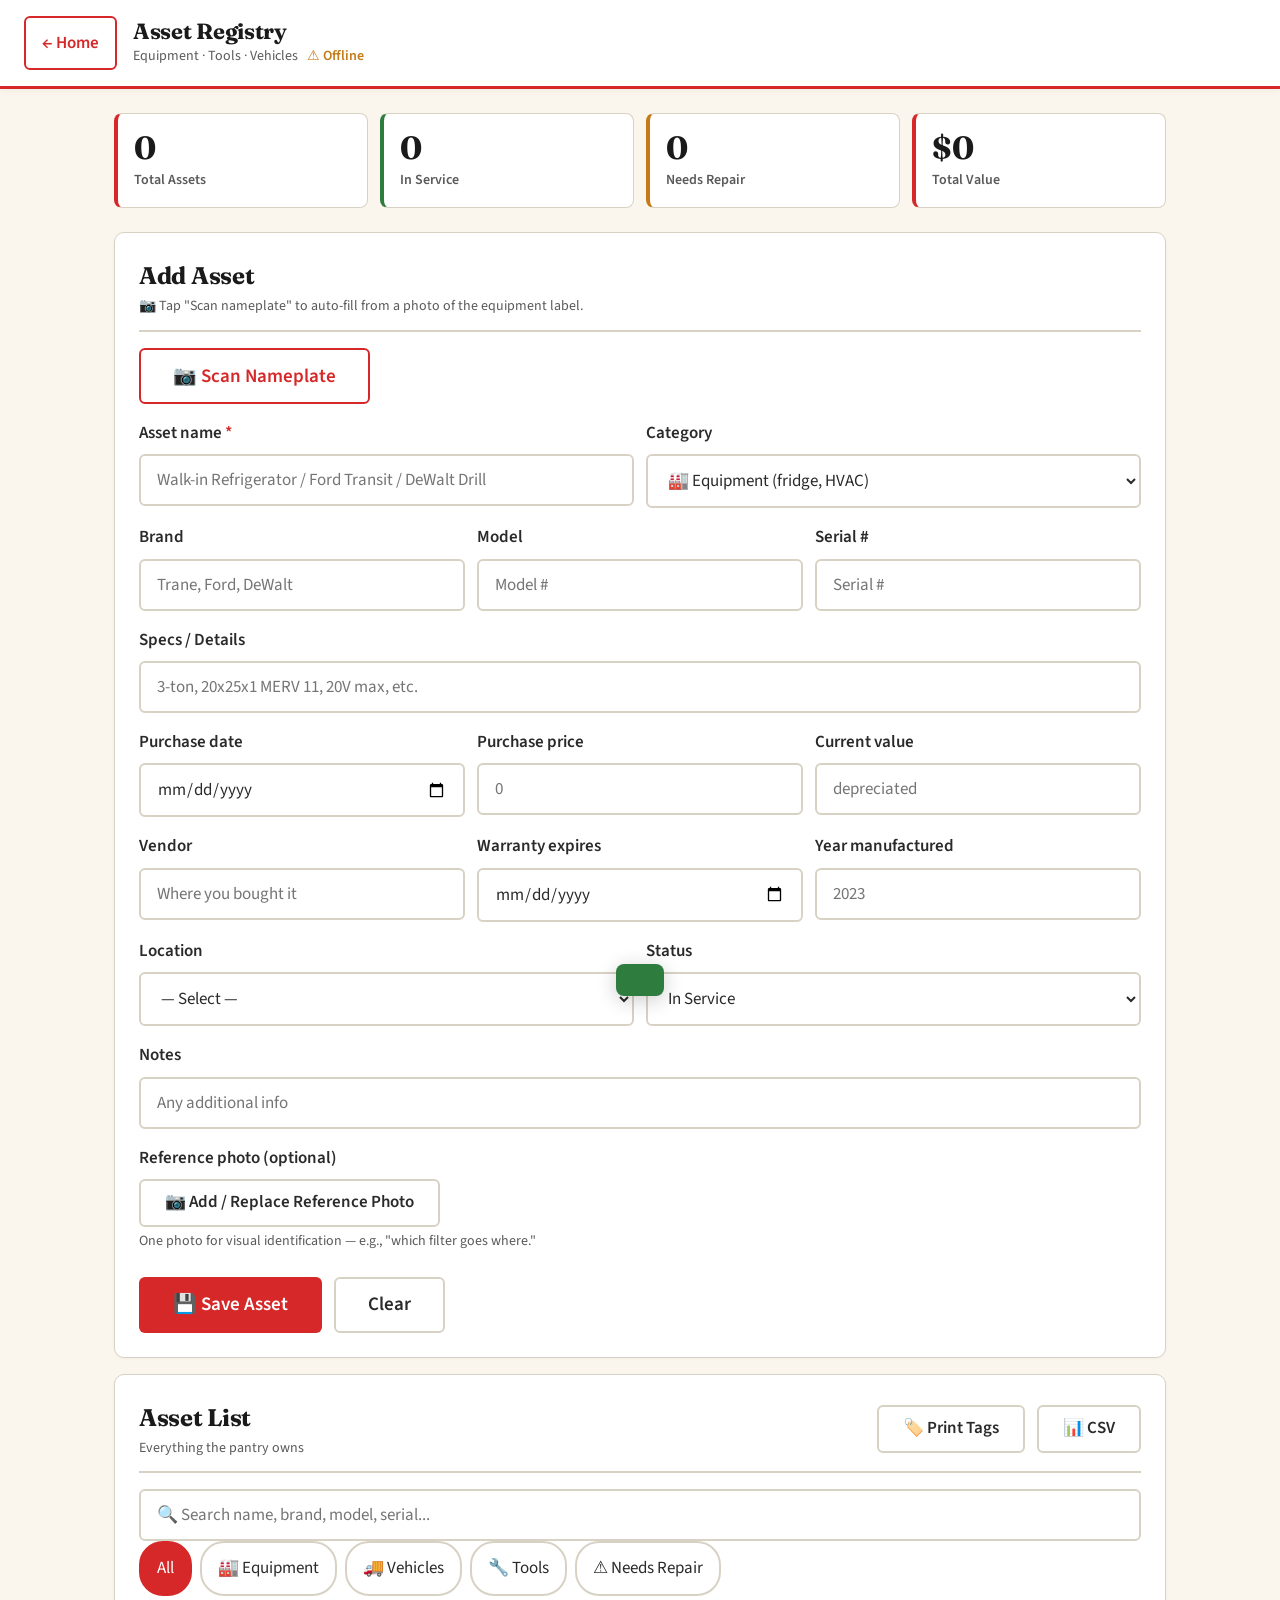
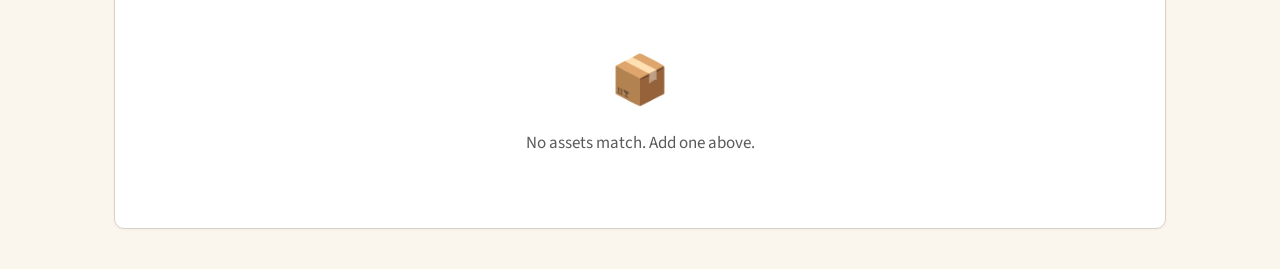
<file: assets.html>
<!DOCTYPE html>
<html lang="en">
<head>
<meta charset="UTF-8" />
<meta name="viewport" content="width=device-width, initial-scale=1.0" />
<title>Assets · Maricopa Pantry</title>
<link rel="preconnect" href="https://fonts.googleapis.com" />
<link rel="preconnect" href="https://fonts.gstatic.com" crossorigin />
<link href="https://fonts.googleapis.com/css2?family=Fraunces:opsz,wght@9..144,400;9..144,600;9..144,700;9..144,800&family=Source+Sans+3:wght@400;500;600;700&display=swap" rel="stylesheet" />
<link rel="stylesheet" href="pantry.css" />
<style>
  .asset-grid {
    display: grid; grid-template-columns: repeat(auto-fill, minmax(280px, 1fr));
    gap: var(--s4);
  }
  .asset-card {
    background: var(--white); border: 1px solid var(--line); border-radius: 8px;
    overflow: hidden; display: flex; flex-direction: column;
    box-shadow: 0 1px 3px rgba(0,0,0,0.04);
  }
  .asset-photo {
    width: 100%; aspect-ratio: 4/3; background: var(--cream);
    display: flex; align-items: center; justify-content: center;
    color: var(--gray-light); font-size: 48px; overflow: hidden;
  }
  .asset-photo img { width: 100%; height: 100%; object-fit: cover; }
  .asset-body { padding: var(--s4); flex: 1; display: flex; flex-direction: column; }
  .asset-name { font-family: 'Fraunces', serif; font-weight: 700; font-size: 18px; color: var(--black); }
  .asset-tag { font-size: 12px; color: var(--gray); font-family: monospace; margin-top: 2px; }
  .asset-meta { font-size: 13px; color: var(--gray); margin-top: var(--s2); line-height: 1.5; }
  .asset-meta strong { color: var(--ink); }
  .asset-actions { display: flex; gap: var(--s2); margin-top: var(--s3); }
  .asset-actions .btn { flex: 1; padding: 8px; font-size: 13px; min-height: 40px; }

  .photo-thumbs {
    display: grid; grid-template-columns: repeat(auto-fill, minmax(100px, 1fr));
    gap: var(--s2); margin-top: var(--s2);
  }
  .photo-thumb {
    position: relative; aspect-ratio: 1; border-radius: 6px; overflow: hidden;
    border: 1px solid var(--line);
  }
  .photo-thumb img { width: 100%; height: 100%; object-fit: cover; }
  .photo-thumb .remove {
    position: absolute; top: 2px; right: 2px;
    background: var(--red); color: white; border: none;
    width: 24px; height: 24px; border-radius: 50%; cursor: pointer; font-size: 14px;
  }

  .form-grid-3 { display: grid; grid-template-columns: 1fr 1fr 1fr; gap: var(--s3); }
  .form-grid-2 { display: grid; grid-template-columns: 1fr 1fr; gap: var(--s3); }
  @media (max-width: 700px) { .form-grid-3, .form-grid-2 { grid-template-columns: 1fr; } }

  .status-badge {
    display: inline-block; padding: 2px 8px; border-radius: 12px;
    font-size: 11px; font-weight: 600; text-transform: uppercase; letter-spacing: 0.5px;
  }
  .status-active { background: var(--green-soft); color: var(--green); }
  .status-repair { background: var(--amber-soft); color: var(--amber); }
  .status-retired { background: #ececea; color: var(--gray); }
  .status-disposed { background: var(--red-soft); color: var(--red-dark); }

  /* Printable tag sheet */
  .tag-sheet {
    display: grid;
    grid-template-columns: repeat(3, 1fr);
    gap: 12px;
    padding: 20px;
  }
  .tag {
    border: 2px solid var(--black); border-radius: 8px;
    padding: 14px; text-align: center;
    background: white; break-inside: avoid;
  }
  .tag-org { font-family: 'Fraunces', serif; font-size: 14px; font-weight: 700; color: var(--red); }
  .tag-name { font-size: 12px; margin: 8px 0 4px; font-weight: 600; }
  .tag-id { font-family: monospace; font-size: 20px; font-weight: 700; letter-spacing: 2px; }
  .tag-contact { font-size: 10px; color: var(--gray); margin-top: 6px; }
  @media print {
    body * { visibility: hidden; }
    #tagPrintArea, #tagPrintArea * { visibility: visible; }
    #tagPrintArea { position: absolute; left: 0; top: 0; width: 100%; }
    .header, .btn-row, .filter-bar, .no-print { display: none !important; }
  }
</style>
</head>
<body>

<div class="header">
  <a class="header-back" href="index.html">← Home</a>
  <div class="header-titles">
    <div class="header-title">Asset Registry</div>
    <div class="header-sub">Equipment · Tools · Vehicles &nbsp; <span id="syncStatus" style="font-weight:600;"></span></div>
  </div>
</div>

<div class="container">

  <div class="stat-grid">
    <div class="stat"><div class="stat-value" id="stat-total">0</div><div class="stat-label">Total Assets</div></div>
    <div class="stat ok"><div class="stat-value" id="stat-active">0</div><div class="stat-label">In Service</div></div>
    <div class="stat warn"><div class="stat-value" id="stat-repair">0</div><div class="stat-label">Needs Repair</div></div>
    <div class="stat"><div class="stat-value" id="stat-value">$0</div><div class="stat-label">Total Value</div></div>
  </div>

  <div class="card">
    <div class="card-header">
      <div>
        <div class="card-title" id="formTitle">Add Asset</div>
        <div class="card-subtitle">📷 Tap "Scan nameplate" to auto-fill from a photo of the equipment label.</div>
      </div>
    </div>

    <input type="hidden" id="editId" />

    <div class="btn-row" style="margin-top:0;">
      <button class="btn btn-secondary btn-large" onclick="document.getElementById('nameplateInput').click()">📷 Scan Nameplate</button>
      <input type="file" id="nameplateInput" accept="image/*" capture="environment" style="display:none;" onchange="scanNameplate(this)" />
    </div>
    <div id="scanStatus" style="display:none; margin-top:var(--s2);" class="notice notice-info"></div>

    <div class="form-grid-2">
      <div>
        <label>Asset name <span class="required">*</span></label>
        <input type="text" id="aName" placeholder="Walk-in Refrigerator / Ford Transit / DeWalt Drill" />
      </div>
      <div>
        <label>Category</label>
        <select id="aCategory">
          <option value="equipment">🏭 Equipment (fridge, HVAC)</option>
          <option value="vehicle">🚚 Vehicle</option>
          <option value="tool">🔧 Tool</option>
          <option value="it">💻 IT / Electronics</option>
          <option value="furniture">🪑 Furniture / Fixtures</option>
          <option value="other">📦 Other</option>
        </select>
      </div>
    </div>

    <div class="form-grid-3">
      <div><label>Brand</label><input type="text" id="aBrand" placeholder="Trane, Ford, DeWalt" /></div>
      <div><label>Model</label><input type="text" id="aModel" placeholder="Model #" /></div>
      <div><label>Serial #</label><input type="text" id="aSerial" placeholder="Serial #" /></div>
    </div>

    <label>Specs / Details</label>
    <input type="text" id="aSpecs" placeholder="3-ton, 20x25x1 MERV 11, 20V max, etc." />

    <div class="form-grid-3">
      <div>
        <label>Purchase date</label>
        <input type="date" id="aPurchDate" />
      </div>
      <div>
        <label>Purchase price</label>
        <input type="number" id="aPurchPrice" min="0" step="1" placeholder="0" />
      </div>
      <div>
        <label>Current value</label>
        <input type="number" id="aCurrValue" min="0" step="1" placeholder="depreciated" />
      </div>
    </div>

    <div class="form-grid-3">
      <div>
        <label>Vendor</label>
        <input type="text" id="aVendor" placeholder="Where you bought it" />
      </div>
      <div>
        <label>Warranty expires</label>
        <input type="date" id="aWarranty" />
      </div>
      <div>
        <label>Year manufactured</label>
        <input type="text" id="aYear" placeholder="2023" />
      </div>
    </div>

    <div class="form-grid-2">
      <div>
        <label>Location</label>
        <select id="aLocation">
          <option value="">— Select —</option>
          <option>Warehouse</option>
          <option>Dry Storage / Shelves</option>
          <option>Walk-in Refrigerator</option>
          <option>Walk-in Freezer</option>
          <option>Truck</option>
          <option>Workshop / Parts Bin</option>
          <option>Office</option>
          <option>Offsite / Storage</option>
        </select>
      </div>
      <div>
        <label>Status</label>
        <select id="aStatus" onchange="updateDamageVisibility()">
          <option value="active">In Service</option>
          <option value="repair">Needs Repair</option>
          <option value="retired">Retired</option>
          <option value="disposed">Disposed / Sold</option>
        </select>
      </div>
    </div>

    <label>Notes</label>
    <input type="text" id="aNotes" placeholder="Any additional info" />

    <label>Reference photo (optional)</label>
    <div class="btn-row" style="margin-top:0;">
      <button class="btn btn-neutral" onclick="document.getElementById('refPhotoInput').click()">📷 Add / Replace Reference Photo</button>
      <button class="btn btn-neutral" id="removeRefBtn" onclick="removeReferencePhoto()" style="display:none;">🗑️ Remove Photo</button>
      <input type="file" id="refPhotoInput" accept="image/*" capture="environment" style="display:none;" onchange="setReferencePhoto(this)" />
    </div>
    <div class="help-text">One photo for visual identification — e.g., "which filter goes where."</div>
    <div class="photo-thumbs" id="referenceThumb"></div>

    <div id="damageSection" style="display:none;">
      <label>Damage photo (for repair reference)</label>
      <div class="btn-row" style="margin-top:0;">
        <button class="btn btn-neutral" onclick="document.getElementById('damagePhotoInput').click()">📷 Add / Replace Damage Photo</button>
        <button class="btn btn-neutral" id="removeDamageBtn" onclick="removeDamagePhoto()" style="display:none;">🗑️ Remove Photo</button>
        <input type="file" id="damagePhotoInput" accept="image/*" capture="environment" style="display:none;" onchange="setDamagePhoto(this)" />
      </div>
      <div class="help-text">Document what's broken — helpful for repair techs.</div>
      <div class="photo-thumbs" id="damageThumb"></div>
    </div>

    <div class="btn-row">
      <button class="btn btn-primary btn-large" onclick="saveAsset()">💾 Save Asset</button>
      <button class="btn btn-neutral btn-large" onclick="clearForm()">Clear</button>
    </div>
  </div>

  <div class="card">
    <div class="card-header">
      <div><div class="card-title">Asset List</div><div class="card-subtitle">Everything the pantry owns</div></div>
      <div class="btn-row" style="margin:0;">
        <button class="btn btn-neutral" onclick="printTags()">🏷️ Print Tags</button>
        <button class="btn btn-neutral" onclick="exportCSV()">📊 CSV</button>
      </div>
    </div>
    <div class="filter-bar">
      <input type="search" id="searchBox" placeholder="🔍 Search name, brand, model, serial..." oninput="render()" />
      <div class="chip-group" style="margin:0;">
        <div class="chip active" data-filter="all" onclick="setFilter(this,'all')">All</div>
        <div class="chip" data-filter="equipment" onclick="setFilter(this,'equipment')">🏭 Equipment</div>
        <div class="chip" data-filter="vehicle" onclick="setFilter(this,'vehicle')">🚚 Vehicles</div>
        <div class="chip" data-filter="tool" onclick="setFilter(this,'tool')">🔧 Tools</div>
        <div class="chip" data-filter="repair" onclick="setFilter(this,'repair')">⚠️ Needs Repair</div>
      </div>
    </div>
    <div class="asset-grid" id="assetGrid"></div>
  </div>

</div>

<!-- Hidden print area -->
<div id="tagPrintArea" style="display:none;"></div>

<div id="toast" class="toast"></div>

<script>
const PANTRY_SERVER = 'https://api.little6llc.com:3001/pantry';
const STORAGE_KEY = 'maricopa_pantry_v1';

function loadData() { try { const r = localStorage.getItem(STORAGE_KEY); return r ? JSON.parse(r) : defaultData(); } catch(e){ return defaultData(); } }
function defaultData() { return { assets: [], settings: {} }; }
function ensureKeys(d) { d.assets = d.assets || []; return d; }
function saveLocal(d) { try { localStorage.setItem(STORAGE_KEY, JSON.stringify(d)); } catch(e){} }
function showToast(msg, isErr) {
  const t = document.getElementById('toast'); t.textContent = msg;
  t.className = 'toast show' + (isErr ? ' error' : '');
  setTimeout(() => t.className = 'toast', 2500);
}
function uuid() { return 'a-' + Date.now() + '-' + Math.random().toString(36).slice(2,7); }
function escapeHtml(s){ return String(s==null?'':s).replace(/[&<>"']/g,c=>({'&':'&amp;','<':'&lt;','>':'&gt;','"':'&quot;',"'":'&#39;'}[c])); }
function fmtDate(s){ if(!s) return ''; try { return new Date(s+'T12:00:00').toLocaleDateString('en-US',{month:'short',day:'numeric',year:'numeric'}); } catch(e){ return s; } }

function setSyncStatus(state) {
  const el = document.getElementById('syncStatus');
  if (state === 'saved') { el.textContent = '☁️ Saved'; el.style.color = 'var(--green)'; }
  else if (state === 'offline') { el.textContent = '⚠️ Offline'; el.style.color = 'var(--amber)'; }
  else if (state === 'saving') { el.textContent = '☁️ Saving…'; el.style.color = 'var(--gray)'; }
}

// ---- SERVER SYNC ----
let pushTimer = null;
function scheduleSync() {
  clearTimeout(pushTimer);
  pushTimer = setTimeout(async () => {
    setSyncStatus('saving');
    try {
      const d = ensureKeys(loadData());
      await fetch(PANTRY_SERVER + '/assets', {
        method: 'POST',
        headers: { 'Content-Type': 'application/json' },
        body: JSON.stringify({ assets: d.assets })
      });
      setSyncStatus('saved');
    } catch (e) { setSyncStatus('offline'); }
  }, 600);
}
async function pullFromServer() {
  try {
    const res = await fetch(PANTRY_SERVER + '/assets');
    if (!res.ok) throw new Error('server');
    const sd = await res.json();
    const local = ensureKeys(loadData());
    local.assets = sd.assets || [];
    saveLocal(local);
    setSyncStatus('saved');
    return true;
  } catch (e) { setSyncStatus('offline'); return false; }
}

// ---- PHOTO HANDLING with auto-resize ----
let referencePhoto = null;  // single reference photo
let damagePhoto = null;     // single damage photo (only when status = repair)

async function setReferencePhoto(input) {
  const f = input.files[0]; input.value = '';
  if (!f || !f.type.startsWith('image/')) return;
  try {
    referencePhoto = await resizeImage(f, 1200, 0.8);
    renderReferenceThumb();
  } catch (e) { showToast('Could not read photo', true); }
}
function removeReferencePhoto() {
  referencePhoto = null;
  renderReferenceThumb();
}
function renderReferenceThumb() {
  const div = document.getElementById('referenceThumb');
  const btn = document.getElementById('removeRefBtn');
  if (referencePhoto) {
    div.innerHTML = `<div class="photo-thumb" style="max-width:200px;"><img src="${referencePhoto}" alt="" /></div>`;
    btn.style.display = '';
  } else {
    div.innerHTML = '';
    btn.style.display = 'none';
  }
}

async function setDamagePhoto(input) {
  const f = input.files[0]; input.value = '';
  if (!f || !f.type.startsWith('image/')) return;
  try {
    damagePhoto = await resizeImage(f, 1200, 0.8);
    renderDamageThumb();
  } catch (e) { showToast('Could not read photo', true); }
}
function removeDamagePhoto() {
  damagePhoto = null;
  renderDamageThumb();
}
function renderDamageThumb() {
  const div = document.getElementById('damageThumb');
  const btn = document.getElementById('removeDamageBtn');
  if (damagePhoto) {
    div.innerHTML = `<div class="photo-thumb" style="max-width:200px;"><img src="${damagePhoto}" alt="" /></div>`;
    btn.style.display = '';
  } else {
    div.innerHTML = '';
    btn.style.display = 'none';
  }
}

// Show/hide damage photo section based on status
function updateDamageVisibility() {
  const status = document.getElementById('aStatus').value;
  document.getElementById('damageSection').style.display = status === 'repair' ? '' : 'none';
  // If user changes status away from repair, drop the photo — cleaner data
  if (status !== 'repair' && damagePhoto) {
    damagePhoto = null;
    renderDamageThumb();
  }
}

// Resize to max width, JPEG quality 0.8. Returns base64 data URL.
function resizeImage(file, maxWidth, quality) {
  return new Promise((resolve, reject) => {
    const reader = new FileReader();
    reader.onload = e => {
      const img = new Image();
      img.onload = () => {
        const scale = Math.min(1, maxWidth / img.width);
        const w = Math.round(img.width * scale);
        const h = Math.round(img.height * scale);
        const canvas = document.createElement('canvas');
        canvas.width = w; canvas.height = h;
        canvas.getContext('2d').drawImage(img, 0, 0, w, h);
        resolve(canvas.toDataURL('image/jpeg', quality));
      };
      img.onerror = reject;
      img.src = e.target.result;
    };
    reader.onerror = reject;
    reader.readAsDataURL(file);
  });
}

function renderPhotoThumbs() { /* deprecated - kept as no-op to avoid errors */ }

// ---- NAMEPLATE SCAN ----
async function scanNameplate(input) {
  const file = input.files[0];
  input.value = '';
  if (!file) return;

  const status = document.getElementById('scanStatus');
  status.style.display = '';
  status.className = 'notice notice-info';
  status.innerHTML = '<span class="spinner"></span> Reading nameplate…';

  try {
    // Resize before sending (nameplate scans don't need full res, saves bandwidth)
    const dataUrl = await resizeImage(file, 1600, 0.85);
    const base64 = dataUrl.split(',')[1];
    const mediaType = 'image/jpeg';

    const res = await fetch(PANTRY_SERVER + '/nameplate-scan', {
      method: 'POST',
      headers: { 'Content-Type': 'application/json' },
      body: JSON.stringify({ image: { media_type: mediaType, data: base64 } })
    });
    const parsed = await res.json();
    if (parsed.error) throw new Error(parsed.error);

    // Fill any fields the AI extracted (don't overwrite what you already typed)
    fillIfEmpty('aName', parsed.name);
    fillIfEmpty('aBrand', parsed.brand);
    fillIfEmpty('aModel', parsed.model);
    fillIfEmpty('aSerial', parsed.serial);
    fillIfEmpty('aSpecs', parsed.specs);
    fillIfEmpty('aYear', parsed.year);
    if (parsed.category) {
      // Best-effort category map
      const catMap = { hvac: 'equipment', refrigeration: 'equipment', appliance: 'equipment', vehicle: 'vehicle', tool: 'tool', electrical: 'equipment' };
      const mapped = catMap[(parsed.category||'').toLowerCase()] || null;
      if (mapped) document.getElementById('aCategory').value = mapped;
    }

    // Nameplate photo is discarded once fields are extracted — you have the data.

    const confColor = parsed.confidence === 'high' ? 'var(--green)' : parsed.confidence === 'medium' ? 'var(--amber)' : 'var(--red)';
    status.className = 'notice notice-success';
    status.innerHTML = '✓ Nameplate read (<strong style="color:'+confColor+'">'+parsed.confidence+'</strong> confidence). Fields filled — please review and adjust.' + (parsed.warnings ? '<br><em>' + escapeHtml(parsed.warnings) + '</em>' : '');
  } catch (err) {
    status.className = 'notice notice-error';
    status.innerHTML = '❌ Scan failed: ' + escapeHtml(err.message || 'unknown');
  }
}
function fillIfEmpty(id, val) {
  if (!val) return;
  const el = document.getElementById(id);
  if (!el.value) el.value = val;
}

// ---- SAVE / LOAD / EDIT ----
let filter = 'all';
function setFilter(chip, f) {
  document.querySelectorAll('[data-filter]').forEach(c => c.classList.remove('active'));
  chip.classList.add('active'); filter = f; render();
}

function saveAsset() {
  const name = document.getElementById('aName').value.trim();
  if (!name) { showToast('Name required', true); return; }
  const data = ensureKeys(loadData());
  const id = document.getElementById('editId').value || uuid();

  const asset = {
    id,
    tag: computeTag(id, data.assets),
    name,
    category: document.getElementById('aCategory').value,
    brand: document.getElementById('aBrand').value.trim(),
    model: document.getElementById('aModel').value.trim(),
    serial: document.getElementById('aSerial').value.trim(),
    specs: document.getElementById('aSpecs').value.trim(),
    purchDate: document.getElementById('aPurchDate').value,
    purchPrice: parseFloat(document.getElementById('aPurchPrice').value) || 0,
    currValue: parseFloat(document.getElementById('aCurrValue').value) || 0,
    vendor: document.getElementById('aVendor').value.trim(),
    warranty: document.getElementById('aWarranty').value,
    year: document.getElementById('aYear').value.trim(),
    location: document.getElementById('aLocation').value,
    status: document.getElementById('aStatus').value,
    notes: document.getElementById('aNotes').value.trim(),
    referencePhoto: referencePhoto,
    damagePhoto: (document.getElementById('aStatus').value === 'repair') ? damagePhoto : null
  };

  const ex = data.assets.findIndex(x => x.id === id);
  if (ex >= 0) { asset.tag = data.assets[ex].tag || asset.tag; data.assets[ex] = asset; }
  else data.assets.push(asset);
  saveLocal(data);
  scheduleSync();
  showToast('Asset saved');
  clearForm();
  render();
}

function computeTag(id, existing) {
  // Sequential tag MP-001, MP-002, etc.
  const nums = existing.map(a => {
    const m = (a.tag || '').match(/MP-(\d+)/);
    return m ? parseInt(m[1]) : 0;
  });
  const next = (nums.length ? Math.max(...nums) : 0) + 1;
  return 'MP-' + String(next).padStart(3, '0');
}

function editAsset(id) {
  const data = ensureKeys(loadData());
  const a = data.assets.find(x => x.id === id); if (!a) return;
  document.getElementById('editId').value = a.id;
  document.getElementById('formTitle').textContent = 'Edit Asset: ' + a.tag;
  document.getElementById('aName').value = a.name || '';
  document.getElementById('aCategory').value = a.category || 'equipment';
  document.getElementById('aBrand').value = a.brand || '';
  document.getElementById('aModel').value = a.model || '';
  document.getElementById('aSerial').value = a.serial || '';
  document.getElementById('aSpecs').value = a.specs || '';
  document.getElementById('aPurchDate').value = a.purchDate || '';
  document.getElementById('aPurchPrice').value = a.purchPrice || '';
  document.getElementById('aCurrValue').value = a.currValue || '';
  document.getElementById('aVendor').value = a.vendor || '';
  document.getElementById('aWarranty').value = a.warranty || '';
  document.getElementById('aYear').value = a.year || '';
  document.getElementById('aLocation').value = a.location || '';
  document.getElementById('aStatus').value = a.status || 'active';
  document.getElementById('aNotes').value = a.notes || '';
  referencePhoto = a.referencePhoto || null;
  damagePhoto = a.damagePhoto || null;
  renderReferenceThumb();
  renderDamageThumb();
  updateDamageVisibility();
  window.scrollTo({top: 0, behavior: 'smooth'});
}

function deleteAsset(id) {
  const data = ensureKeys(loadData());
  const a = data.assets.find(x => x.id === id);
  if (!a) return;
  if (!confirm('Delete asset "' + a.name + '" (' + a.tag + ')?')) return;
  data.assets = data.assets.filter(x => x.id !== id);
  saveLocal(data);
  scheduleSync();
  render();
  showToast('Asset deleted');
}

function clearForm() {
  document.getElementById('editId').value = '';
  document.getElementById('formTitle').textContent = 'Add Asset';
  ['aName','aBrand','aModel','aSerial','aSpecs','aPurchDate','aPurchPrice','aCurrValue','aVendor','aWarranty','aYear','aNotes'].forEach(i => document.getElementById(i).value = '');
  document.getElementById('aCategory').selectedIndex = 0;
  document.getElementById('aLocation').selectedIndex = 0;
  document.getElementById('aStatus').selectedIndex = 0;
  referencePhoto = null;
  damagePhoto = null;
  renderReferenceThumb();
  renderDamageThumb();
  updateDamageVisibility();
  document.getElementById('scanStatus').style.display = 'none';
}

function render() {
  const data = ensureKeys(loadData());
  const q = (document.getElementById('searchBox').value || '').toLowerCase();

  document.getElementById('stat-total').textContent = data.assets.length;
  document.getElementById('stat-active').textContent = data.assets.filter(a => a.status === 'active').length;
  document.getElementById('stat-repair').textContent = data.assets.filter(a => a.status === 'repair').length;
  const totalVal = data.assets.filter(a => a.status !== 'disposed').reduce((s,a) => s + (a.currValue || a.purchPrice || 0), 0);
  document.getElementById('stat-value').textContent = '$' + Math.round(totalVal).toLocaleString();

  let list = data.assets.slice();
  if (['equipment','vehicle','tool','it','furniture','other'].includes(filter)) list = list.filter(a => a.category === filter);
  if (filter === 'repair') list = list.filter(a => a.status === 'repair');
  if (q) list = list.filter(a => (a.name+' '+a.brand+' '+a.model+' '+a.serial+' '+a.tag+' '+(a.location||'')).toLowerCase().includes(q));
  list.sort((a,b) => (a.tag||'').localeCompare(b.tag||''));

  const grid = document.getElementById('assetGrid');
  if (list.length === 0) {
    grid.innerHTML = '<div class="empty" style="grid-column:1/-1;"><div class="empty-icon">📦</div>No assets match. Add one above.</div>';
    return;
  }

  const catIcon = { equipment:'🏭', vehicle:'🚚', tool:'🔧', it:'💻', furniture:'🪑', other:'📦' };
  const statusLabel = { active:'In Service', repair:'Needs Repair', retired:'Retired', disposed:'Disposed' };
  const statusClass = { active:'status-active', repair:'status-repair', retired:'status-retired', disposed:'status-disposed' };

  grid.innerHTML = list.map(a => {
    const photo = a.referencePhoto ? '<img src="'+a.referencePhoto+'" alt="" />' : (catIcon[a.category] || '📦');
    const val = a.currValue || a.purchPrice || 0;
    return `<div class="asset-card">
      <div class="asset-photo">${photo}</div>
      <div class="asset-body">
        <div class="asset-name">${escapeHtml(a.name)}</div>
        <div class="asset-tag">🏷️ ${escapeHtml(a.tag || '')} · <span class="status-badge ${statusClass[a.status]||''}">${statusLabel[a.status]||a.status}</span></div>
        <div class="asset-meta">
          ${a.brand || a.model ? '<strong>' + escapeHtml([a.brand, a.model].filter(Boolean).join(' ')) + '</strong><br>' : ''}
          ${a.serial ? 'S/N: ' + escapeHtml(a.serial) + '<br>' : ''}
          ${a.location ? '📍 ' + escapeHtml(a.location) + '<br>' : ''}
          ${val ? '💰 $' + val.toLocaleString() : ''}
        </div>
        <div class="asset-actions">
          <button class="btn btn-secondary" onclick="editAsset('${a.id}')">✎ Edit</button>
          <button class="btn btn-neutral" onclick="deleteAsset('${a.id}')">✕</button>
        </div>
      </div>
    </div>`;
  }).join('');
}

// ---- PRINTABLE TAGS ----
function printTags() {
  const data = ensureKeys(loadData());
  if (data.assets.length === 0) { showToast('No assets to print', true); return; }
  const area = document.getElementById('tagPrintArea');
  area.style.display = '';
  area.innerHTML = '<div class="tag-sheet">' + data.assets.filter(a => a.status !== 'disposed').map(a => `
    <div class="tag">
      <div class="tag-org">MARICOPA PANTRY</div>
      <div class="tag-name">${escapeHtml(a.name)}</div>
      <div class="tag-id">${escapeHtml(a.tag)}</div>
      <div class="tag-contact">Property of Maricopa Pantry · maricopapantry.org</div>
    </div>
  `).join('') + '</div>';
  setTimeout(() => {
    window.print();
    setTimeout(() => { area.style.display = 'none'; area.innerHTML = ''; }, 500);
  }, 100);
}

function exportCSV() {
  const data = ensureKeys(loadData());
  let csv = 'Tag,Name,Category,Brand,Model,Serial,Specs,Location,Status,Purchase Date,Purchase Price,Current Value,Vendor,Warranty,Year,Notes\n';
  data.assets.forEach(a => {
    csv += `"${a.tag}","${a.name}",${a.category},"${a.brand}","${a.model}","${a.serial}","${a.specs}","${a.location||''}",${a.status},${a.purchDate||''},${a.purchPrice||0},${a.currValue||0},"${a.vendor||''}",${a.warranty||''},"${a.year||''}","${(a.notes||'').replace(/"/g,'""')}"\n`;
  });
  const blob = new Blob([csv], {type: 'text/csv'});
  const url = URL.createObjectURL(blob);
  const link = document.createElement('a');
  link.href = url; link.download = 'assets_' + new Date().toISOString().slice(0,10) + '.csv';
  link.click();
  URL.revokeObjectURL(url);
}

// ---- INIT ----
setSyncStatus('saving');
pullFromServer().then(() => render());
render();
</script>

</body>
</html>
</file>
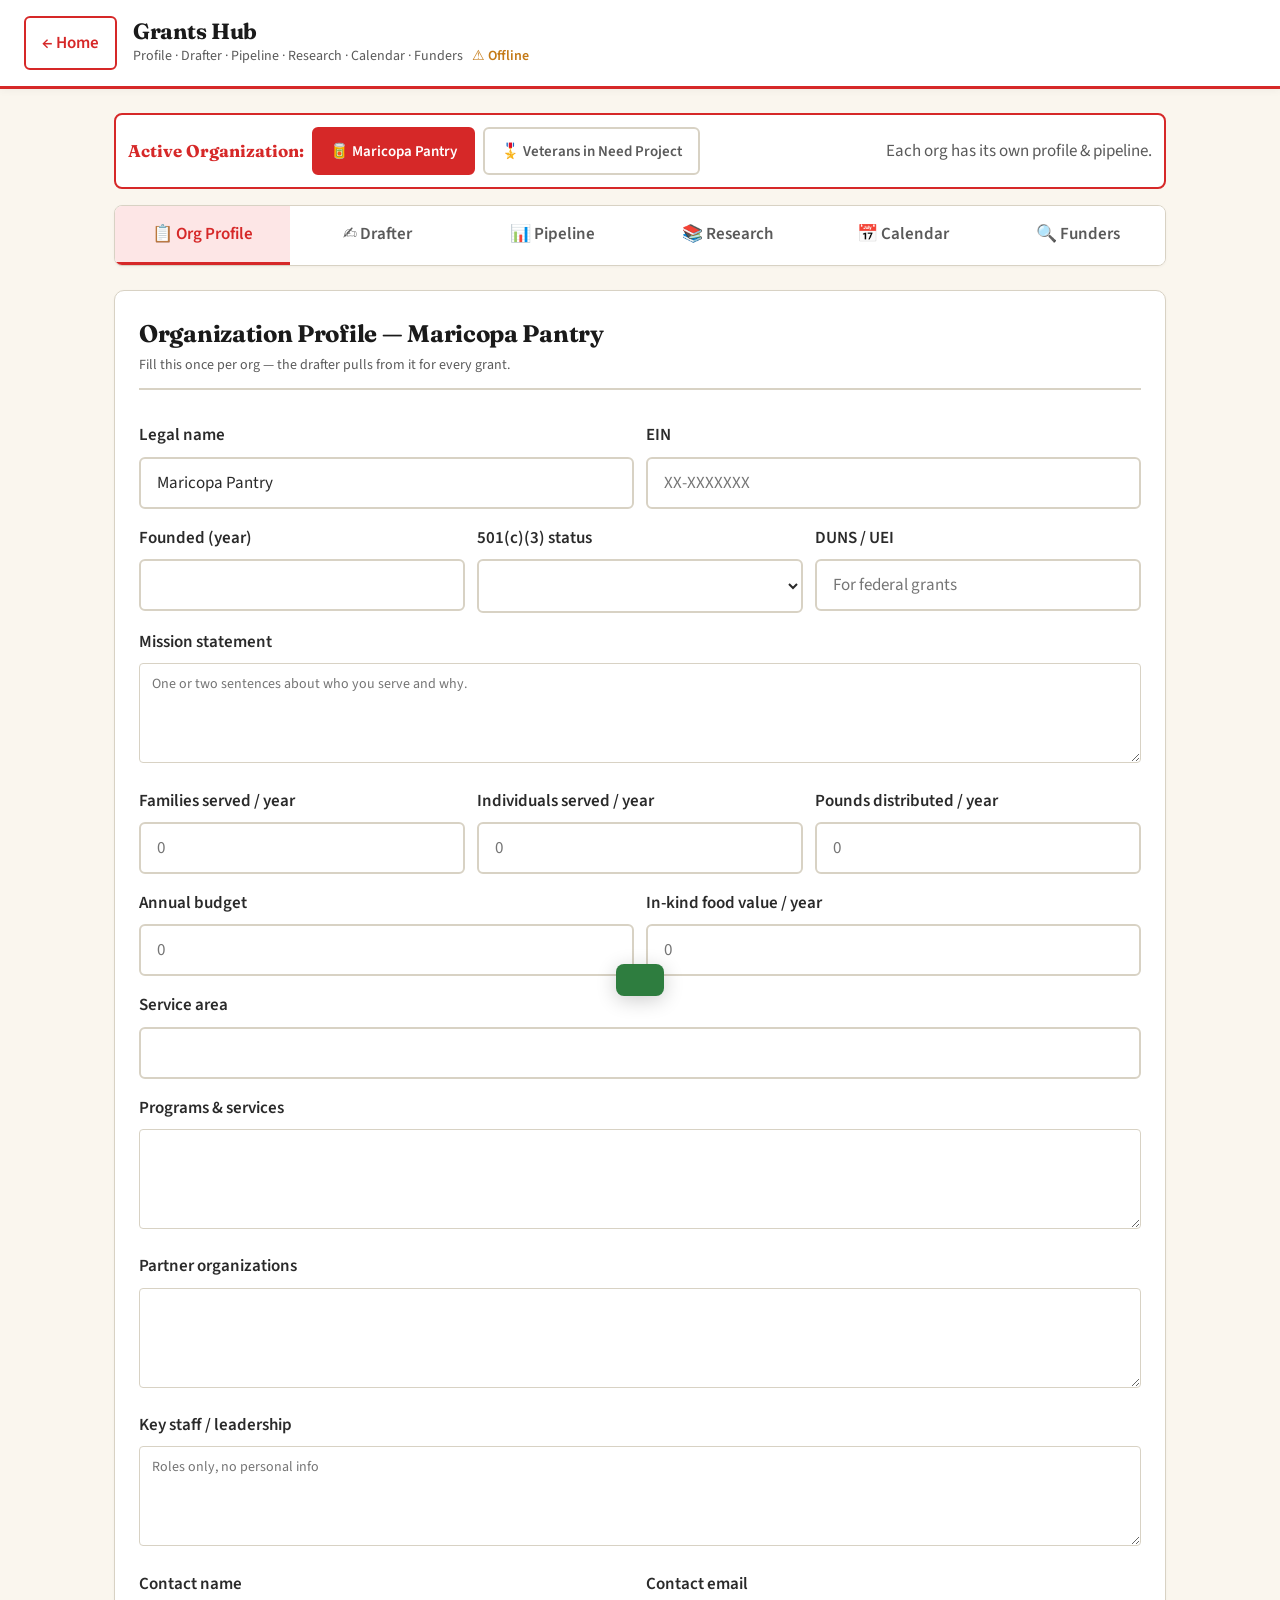
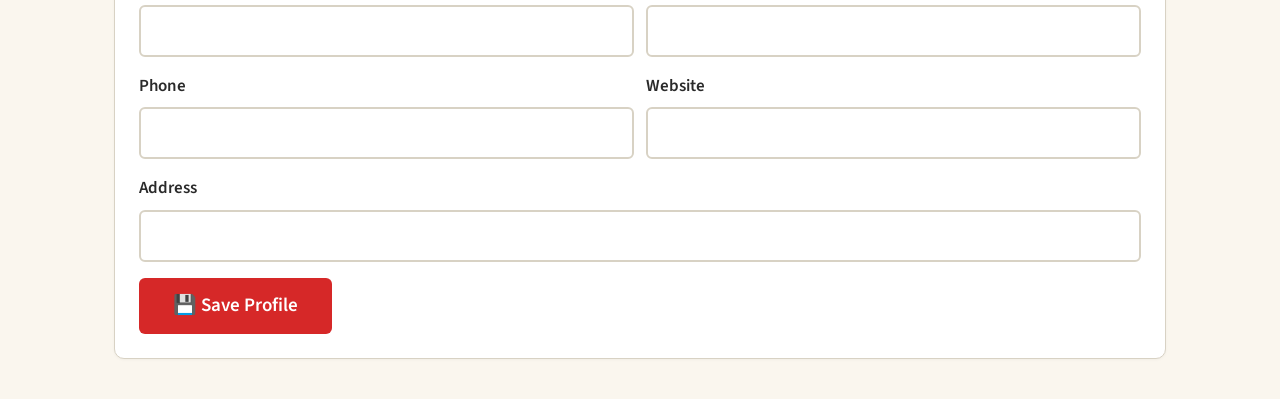
<file: grants.html>
<!DOCTYPE html>
<html lang="en">
<head>
<meta charset="UTF-8" />
<meta name="viewport" content="width=device-width, initial-scale=1.0" />
<title>Grants Hub · Maricopa Pantry & VINP</title>
<link rel="preconnect" href="https://fonts.googleapis.com" />
<link rel="preconnect" href="https://fonts.gstatic.com" crossorigin />
<link href="https://fonts.googleapis.com/css2?family=Fraunces:opsz,wght@9..144,400;9..144,600;9..144,700;9..144,800&family=Source+Sans+3:wght@400;500;600;700&display=swap" rel="stylesheet" />
<link rel="stylesheet" href="pantry.css" />
<style>
  .org-picker {
    display: flex; gap: var(--s2); background: var(--white);
    border: 2px solid var(--red); border-radius: 8px;
    padding: var(--s3); margin-bottom: var(--s4);
    align-items: center; flex-wrap: wrap;
  }
  .org-picker .lbl { font-weight: 700; color: var(--red); font-family: 'Fraunces', serif; }
  .org-btn {
    padding: 10px 16px; border-radius: 6px; border: 2px solid var(--line);
    background: var(--white); cursor: pointer; font-family: inherit;
    font-size: 15px; font-weight: 600; color: var(--gray);
    min-height: var(--tap-min);
  }
  .org-btn:hover { border-color: var(--red); }
  .org-btn.active { background: var(--red); color: var(--white); border-color: var(--red); }

  .subtabs {
    display: flex; gap: 0; background: var(--white);
    border: 1px solid var(--line); border-radius: 8px;
    overflow: hidden; margin-bottom: var(--s5);
    box-shadow: 0 1px 3px rgba(0,0,0,0.04); flex-wrap: wrap;
  }
  .subtab {
    flex: 1; padding: var(--s4); border: none; background: var(--white);
    font-family: inherit; font-size: var(--font-body); font-weight: 600;
    color: var(--gray); cursor: pointer; min-height: var(--tap-min);
    border-bottom: 3px solid transparent; min-width: 120px;
  }
  .subtab:hover { background: var(--cream); }
  .subtab.active { color: var(--red); border-bottom-color: var(--red); background: var(--red-soft); }
  .subpanel { display: none; }
  .subpanel.active { display: block; }
  .form-grid-2 { display: grid; grid-template-columns: 1fr 1fr; gap: var(--s3); }
  .form-grid-3 { display: grid; grid-template-columns: 1fr 1fr 1fr; gap: var(--s3); }
  @media (max-width: 700px) { .form-grid-2, .form-grid-3 { grid-template-columns: 1fr; } }
  .funder-card {
    background: var(--white); border: 1px solid var(--line); border-radius: 8px;
    padding: var(--s4); margin-bottom: var(--s3);
  }
  .funder-card h4 { margin: 0 0 var(--s2) 0; font-family: 'Fraunces', serif; color: var(--red); }
  .funder-meta { font-size: 13px; color: var(--gray); margin-bottom: var(--s2); }
  .pipeline-status {
    display: inline-block; padding: 2px 10px; border-radius: 12px;
    font-size: 11px; font-weight: 600; text-transform: uppercase;
  }
  .st-idea { background: #ececea; color: var(--gray); }
  .st-drafting { background: var(--amber-soft); color: var(--amber); }
  .st-submitted { background: var(--blue-soft, #e3f0fd); color: #1e6cbc; }
  .st-awarded { background: var(--green-soft); color: var(--green); }
  .st-declined { background: var(--red-soft); color: var(--red-dark); }
  .draft-output {
    background: var(--cream-warm); border-left: 4px solid var(--red);
    padding: var(--s4); border-radius: 8px; margin-top: var(--s4);
    white-space: pre-wrap; font-family: inherit; line-height: 1.6;
  }
  .funder-section-title {
    font-family: 'Fraunces', serif; font-size: 20px; font-weight: 700;
    color: var(--black); margin: var(--s5) 0 var(--s3); padding-bottom: var(--s2);
    border-bottom: 2px solid var(--red);
  }
  .funder-tags { display: flex; flex-wrap: wrap; gap: 6px; margin: var(--s2) 0; }
  .ftag {
    font-size: 10px; font-weight: 700; letter-spacing: 1px; text-transform: uppercase;
    padding: 2px 8px; border-radius: 3px; background: var(--cream); color: var(--gray);
  }
  .ftag.cat-ops { background: #e8f0fe; color: #1e5aa6; }
  .ftag.cat-capacity { background: var(--amber-soft); color: var(--amber); }
  .ftag.cat-equipment { background: #f3e8fd; color: #6b21a8; }
  .ftag.cat-fuel { background: var(--green-soft); color: var(--green); }
  .ftag.cat-retail { background: var(--red-soft); color: var(--red-dark); }
  .ftag.cat-foundation { background: #fef3e2; color: #a16207; }
  .ftag.cat-veteran { background: #e2f0f9; color: #1e3a5f; }
  .ftag.cat-tech { background: #e8f5ec; color: #2d6a4f; }
  .filter-chips {
    display: flex; flex-wrap: wrap; gap: 8px; margin-bottom: var(--s4);
    padding: var(--s3) 0; border-bottom: 1px solid var(--line);
  }
  .fchip {
    padding: 6px 14px; border-radius: 16px; border: 1px solid var(--line);
    background: var(--white); cursor: pointer; font-family: inherit; font-size: 13px;
    font-weight: 600; color: var(--gray); min-height: 32px;
  }
  .fchip:hover { border-color: var(--red); color: var(--red); }
  .fchip.active { background: var(--red); color: var(--white); border-color: var(--red); }
  .fchip .count { opacity: 0.7; margin-left: 4px; font-size: 11px; }

  .funder-amount { font-weight: 700; color: var(--red); font-size: 13px; }
  .funder-cycle { font-size: 12px; color: var(--gray); }
  .funder-footer { display: flex; justify-content: space-between; align-items: flex-end; gap: 10px; margin-top: var(--s3); flex-wrap: wrap; }

  textarea {
    width: 100%; font-family: inherit; font-size: 14px; line-height: 1.5;
    padding: 10px 12px; border: 1px solid var(--line); border-radius: 4px;
    background: var(--white); color: var(--black); resize: vertical;
    box-sizing: border-box;
  }
  textarea:focus { outline: 2px solid var(--red); outline-offset: -1px; border-color: var(--red); }

  .attachment-list { margin-top: var(--s2); }
  .attachment-row {
    display: flex; align-items: center; gap: 10px; padding: 8px 12px;
    background: var(--cream); border-radius: 4px; margin-bottom: 6px;
    font-size: 13px;
  }
  .attachment-row .fname { flex: 1; font-weight: 600; min-width: 0; overflow: hidden; text-overflow: ellipsis; white-space: nowrap; }
  .attachment-row .fsize { color: var(--gray); font-size: 12px; }
  .attachment-row .fact { display: flex; gap: 6px; flex-shrink: 0; }
  .attachment-row button {
    background: transparent; border: 1px solid var(--line); padding: 4px 8px;
    border-radius: 3px; cursor: pointer; font-size: 11px; font-family: inherit;
    color: var(--gray);
  }
  .attachment-row button:hover { border-color: var(--red); color: var(--red); }

  .research-item {
    background: var(--white); border: 1px solid var(--line); border-left: 3px solid var(--red);
    border-radius: 4px; padding: var(--s4); margin-bottom: var(--s3);
  }
  .research-item h4 { margin: 0 0 6px; font-family: 'Fraunces', serif; color: var(--black); font-size: 16px; }
  .research-item .r-meta { font-size: 12px; color: var(--gray); margin-bottom: var(--s2); }
  .research-item .r-note { font-size: 14px; line-height: 1.5; }
  .research-item .r-actions { display: flex; gap: 8px; margin-top: var(--s3); }

  .pipe-expand {
    background: var(--cream); border-top: 1px solid var(--line); padding: var(--s3);
    font-size: 13px; line-height: 1.5;
  }
  .pipe-expand h5 { margin: 0 0 6px; font-size: 11px; font-weight: 700; letter-spacing: 1px; text-transform: uppercase; color: var(--gray); }
  .pipe-expand .details-text { white-space: pre-wrap; margin-bottom: var(--s3); }
  .expand-toggle {
    background: transparent; border: none; cursor: pointer; font-size: 11px;
    color: var(--red); font-family: inherit; font-weight: 600; padding: 4px 0;
  }

  /* Calendar tab */
  .cal-frame { position: relative; width: 100%; height: 640px; border: 1px solid var(--line); border-radius: 6px; overflow: hidden; }
  .cal-frame iframe { width: 100%; height: 100%; border: 0; }
  .cal-subscribe-row {
    display: flex; flex-wrap: wrap; gap: 10px; margin-top: var(--s4);
  }
  .cal-btn {
    display: inline-flex; align-items: center; gap: 8px;
    padding: 10px 16px; border-radius: 6px; border: 1px solid var(--line);
    background: var(--white); color: var(--black); text-decoration: none !important;
    font-family: inherit; font-size: 13px; font-weight: 600; cursor: pointer;
    min-height: var(--tap-min);
  }
  .cal-btn:hover { border-color: var(--red); color: var(--red); }
  .cal-btn .ico { font-size: 16px; }
  .cal-setup {
    background: var(--cream); border: 1px dashed var(--red); border-radius: 6px;
    padding: var(--s5); text-align: left;
  }
  .cal-setup h4 { margin: 0 0 var(--s2); font-family: 'Fraunces', serif; color: var(--red); }
  .cal-setup ol { margin: var(--s3) 0; padding-left: 24px; }
  .cal-setup ol li { margin-bottom: var(--s2); line-height: 1.5; }
  .cal-input-row { display: flex; gap: 8px; margin-top: var(--s3); align-items: flex-end; flex-wrap: wrap; }
  .cal-input-row > div { flex: 1; min-width: 240px; }
  .cal-hint { font-size: 12px; color: var(--gray); margin-top: 6px; }
</style>
</head>
<body>

<div class="header">
  <a class="header-back" href="index.html">← Home</a>
  <div class="header-titles">
    <div class="header-title">Grants Hub</div>
    <div class="header-sub">Profile · Drafter · Pipeline · Research · Calendar · Funders &nbsp; <span id="syncStatus" style="font-weight:600;"></span></div>
  </div>
</div>

<div class="container">

  <div class="org-picker">
    <span class="lbl">Active Organization:</span>
    <button class="org-btn active" data-org="mp" onclick="setActiveOrg('mp')">🥫 Maricopa Pantry</button>
    <button class="org-btn" data-org="vinp" onclick="setActiveOrg('vinp')">🎖️ Veterans in Need Project</button>
    <span class="small muted" style="margin-left:auto;">Each org has its own profile & pipeline.</span>
  </div>

  <div class="subtabs">
    <button class="subtab active" onclick="showSubtab('profile', this)">📋 Org Profile</button>
    <button class="subtab" onclick="showSubtab('drafter', this)">✍️ Drafter</button>
    <button class="subtab" onclick="showSubtab('pipeline', this)">📊 Pipeline</button>
    <button class="subtab" onclick="showSubtab('research', this)">📚 Research</button>
    <button class="subtab" onclick="showSubtab('calendar', this)">📅 Calendar</button>
    <button class="subtab" onclick="showSubtab('funders', this)">🔍 Funders</button>
  </div>

  <!-- ============ ORG PROFILE ============ -->
  <div id="profile" class="subpanel active">
    <div class="card">
      <div class="card-header">
        <div>
          <div class="card-title" id="profile-title">Organization Profile</div>
          <div class="card-subtitle">Fill this once per org — the drafter pulls from it for every grant.</div>
        </div>
      </div>

      <div class="form-grid-2">
        <div>
          <label>Legal name</label>
          <input type="text" id="p-name" />
        </div>
        <div>
          <label>EIN</label>
          <input type="text" id="p-ein" placeholder="XX-XXXXXXX" />
        </div>
      </div>

      <div class="form-grid-3">
        <div>
          <label>Founded (year)</label>
          <input type="text" id="p-founded" />
        </div>
        <div>
          <label>501(c)(3) status</label>
          <select id="p-status">
            <option>Confirmed</option>
            <option>Pending</option>
            <option>Fiscal sponsor</option>
          </select>
        </div>
        <div>
          <label>DUNS / UEI</label>
          <input type="text" id="p-uei" placeholder="For federal grants" />
        </div>
      </div>

      <label>Mission statement</label>
      <textarea id="p-mission" rows="3" placeholder="One or two sentences about who you serve and why."></textarea>

      <div class="form-grid-3">
        <div>
          <label id="p-families-lbl">Families served / year</label>
          <input type="number" id="p-families" placeholder="0" />
        </div>
        <div>
          <label>Individuals served / year</label>
          <input type="number" id="p-people" placeholder="0" />
        </div>
        <div>
          <label id="p-pounds-lbl">Pounds distributed / year</label>
          <input type="number" id="p-pounds" placeholder="0" />
        </div>
      </div>

      <div class="form-grid-2">
        <div>
          <label>Annual budget</label>
          <input type="number" id="p-budget" placeholder="0" />
        </div>
        <div>
          <label id="p-inkind-lbl">In-kind value / year</label>
          <input type="number" id="p-inkind" placeholder="0" />
        </div>
      </div>

      <label>Service area</label>
      <input type="text" id="p-area" />

      <label>Programs & services</label>
      <textarea id="p-programs" rows="3"></textarea>

      <label>Partner organizations</label>
      <textarea id="p-partners" rows="2"></textarea>

      <label>Key staff / leadership</label>
      <textarea id="p-leadership" rows="2" placeholder="Roles only, no personal info"></textarea>

      <div class="form-grid-2">
        <div>
          <label>Contact name</label>
          <input type="text" id="p-contact" />
        </div>
        <div>
          <label>Contact email</label>
          <input type="email" id="p-email" />
        </div>
      </div>

      <div class="form-grid-2">
        <div>
          <label>Phone</label>
          <input type="tel" id="p-phone" />
        </div>
        <div>
          <label>Website</label>
          <input type="url" id="p-website" />
        </div>
      </div>

      <label>Address</label>
      <input type="text" id="p-address" />

      <div class="btn-row">
        <button class="btn btn-primary btn-large" onclick="saveProfile()">💾 Save Profile</button>
      </div>
    </div>
  </div>

  <!-- ============ DRAFTER ============ -->
  <div id="drafter" class="subpanel">
    <div class="card">
      <div class="card-header">
        <div>
          <div class="card-title">AI Grant Drafter</div>
          <div class="card-subtitle" id="drafter-subtitle">Uses the active org's profile automatically.</div>
        </div>
      </div>

      <div class="form-grid-2">
        <div>
          <label>Draft type</label>
          <select id="d-type">
            <option value="loi">Letter of Inquiry (LOI)</option>
            <option value="full">Full proposal narrative</option>
            <option value="budget">Budget narrative</option>
            <option value="thanks">Thank-you letter</option>
            <option value="report">Grant report / update</option>
          </select>
        </div>
        <div>
          <label>Word count target</label>
          <select id="d-length">
            <option value="300">Short (~300 words)</option>
            <option value="600" selected>Standard (~600 words)</option>
            <option value="1000">Long (~1000 words)</option>
            <option value="1500">Very long (~1500 words)</option>
          </select>
        </div>
      </div>

      <label>Funder name</label>
      <input type="text" id="d-funder" />

      <label>Grant / program name</label>
      <input type="text" id="d-program" />

      <div class="form-grid-2">
        <div>
          <label>Amount requested ($)</label>
          <input type="number" id="d-amount" placeholder="0" />
        </div>
        <div>
          <label>Project period</label>
          <input type="text" id="d-period" />
        </div>
      </div>

      <label>Specific project or need (what this grant funds)</label>
      <textarea id="d-project" rows="3"></textarea>

      <label>Funder priorities to emphasize (from their guidelines)</label>
      <textarea id="d-priorities" rows="2"></textarea>

      <div class="btn-row">
        <button class="btn btn-primary btn-large" onclick="runDraft()" id="draftBtn">✨ Generate Draft</button>
        <button class="btn btn-neutral btn-large" onclick="clearDraft()">Clear</button>
      </div>

      <div id="draftResult" style="display:none;"></div>
    </div>
  </div>

  <!-- ============ PIPELINE ============ -->
  <div id="pipeline" class="subpanel">
    <div class="card">
      <div class="card-header">
        <div><div class="card-title" id="pipeline-title">Grant Pipeline</div><div class="card-subtitle" id="pipeline-subtitle">Showing active org only.</div></div>
        <div class="btn-row" style="margin:0;">
          <label style="display:flex;align-items:center;gap:6px;font-size:14px;font-weight:600;">
            <input type="checkbox" id="showAllOrgs" onchange="renderPipeline()" style="width:auto;height:auto;margin:0;" />
            Show both orgs
          </label>
        </div>
      </div>

      <div class="stat-grid">
        <div class="stat"><div class="stat-value" id="stat-total">0</div><div class="stat-label">Total Grants</div></div>
        <div class="stat"><div class="stat-value" id="stat-pending">0</div><div class="stat-label">Pending</div></div>
        <div class="stat ok"><div class="stat-value" id="stat-awarded">$0</div><div class="stat-label">Awarded YTD</div></div>
        <div class="stat"><div class="stat-value" id="stat-requested">$0</div><div class="stat-label">Requested</div></div>
      </div>

      <input type="hidden" id="pipeEditId" />

      <div class="form-grid-2">
        <div>
          <label>Funder</label>
          <input type="text" id="pipe-funder" />
        </div>
        <div>
          <label>Program</label>
          <input type="text" id="pipe-program" />
        </div>
      </div>

      <div class="form-grid-3">
        <div>
          <label>Amount requested</label>
          <input type="number" id="pipe-amount" placeholder="0" />
        </div>
        <div>
          <label>Deadline</label>
          <input type="date" id="pipe-deadline" />
        </div>
        <div>
          <label>Status</label>
          <select id="pipe-status">
            <option value="idea">Idea</option>
            <option value="drafting">Drafting</option>
            <option value="submitted">Submitted</option>
            <option value="awarded">Awarded</option>
            <option value="declined">Declined</option>
          </select>
        </div>
      </div>

      <label>Short note (table summary)</label>
      <input type="text" id="pipe-notes" placeholder="e.g., 'Jim submitted 10/15, decision by Nov'" />

      <label>Details &amp; shared notes (who you talked to, what they said, what to try next)</label>
      <textarea id="pipe-details" rows="5" placeholder="Running notes the whole team can see. Date your entries so future-you knows when things happened."></textarea>

      <label>Attachments (up to 2 files, 1 MB each — grant guidelines, submission confirmation, award letter)</label>
      <div class="btn-row" style="margin-top:0;">
        <button class="btn btn-neutral" onclick="document.getElementById('pipe-file-input').click()">📎 Add file</button>
        <input type="file" id="pipe-file-input" style="display:none;" onchange="addPipelineAttachment(this)" />
      </div>
      <div class="attachment-list" id="pipe-attachments"></div>

      <div class="btn-row">
        <button class="btn btn-primary" onclick="savePipeline()">💾 Save</button>
        <button class="btn btn-neutral" onclick="clearPipeForm()">Clear</button>
      </div>
    </div>

    <div class="card">
      <div class="card-header">
        <div><div class="card-title">Pipeline List</div></div>
        <button class="btn btn-neutral" onclick="exportPipelineCSV()">📊 CSV</button>
      </div>
      <div class="table-wrap">
        <table>
          <thead><tr><th>Org</th><th>Funder</th><th>Program</th><th>Amount</th><th>Deadline</th><th>Status</th><th></th></tr></thead>
          <tbody id="pipeBody"></tbody>
        </table>
      </div>
    </div>
  </div>

  <!-- ============ RESEARCH ============ -->
  <div id="research" class="subpanel">
    <div class="card">
      <div class="card-header">
        <div><div class="card-title" id="research-title">Shared Research</div><div class="card-subtitle" id="research-subtitle">Links, articles, and notes the team can share.</div></div>
        <div class="btn-row" style="margin:0;">
          <label style="display:flex;align-items:center;gap:6px;font-size:14px;font-weight:600;">
            <input type="checkbox" id="showAllOrgsR" onchange="renderResearch()" style="width:auto;height:auto;margin:0;" />
            Show both orgs
          </label>
        </div>
      </div>

      <input type="hidden" id="researchEditId" />

      <div class="form-grid-2">
        <div>
          <label>Title / what this is</label>
          <input type="text" id="r-title" placeholder="e.g., 'Walmart Spark Good guidelines'" />
        </div>
        <div>
          <label>Added by (your name)</label>
          <input type="text" id="r-addedby" placeholder="e.g., 'Matt'" />
        </div>
      </div>

      <label>Link (URL)</label>
      <input type="url" id="r-url" placeholder="https://..." />

      <label>Why it matters (short note for the team)</label>
      <textarea id="r-note" rows="3" placeholder="One or two sentences on what's here and why the team should care."></textarea>

      <div class="btn-row">
        <button class="btn btn-primary" onclick="saveResearch()">💾 Save Entry</button>
        <button class="btn btn-neutral" onclick="clearResearchForm()">Clear</button>
      </div>
    </div>

    <div class="card">
      <div class="card-header">
        <div><div class="card-title">Research Feed</div></div>
      </div>
      <div id="researchList"></div>
    </div>
  </div>

  <!-- ============ CALENDAR ============ -->
  <div id="calendar" class="subpanel">
    <div class="card">
      <div class="card-header">
        <div>
          <div class="card-title">Grants &amp; IT Calendar</div>
          <div class="card-subtitle">Deadlines, portal windows, Ad Grant milestones. Subscribe once, every date syncs to your phone.</div>
        </div>
        <button class="btn btn-neutral" onclick="editCalendarId()" id="cal-settings-btn" style="display:none;">⚙️ Change calendar</button>
      </div>

      <div id="cal-setup-view" class="cal-setup" style="display:none;">
        <h4>📅 First, create the Google Calendar</h4>
        <p>Takes about 5 minutes. Only needs to be done once.</p>
        <ol>
          <li>Go to <a href="https://calendar.google.com" target="_blank" rel="noopener">calendar.google.com</a> signed in as the Pantry account (ideally the one that will own Google for Nonprofits).</li>
          <li>In the left sidebar, click the <strong>+</strong> next to "Other calendars" → <strong>Create new calendar</strong>.</li>
          <li>Name it <code>Pantry Grants &amp; IT</code>. Add a description if you want.</li>
          <li>After it's created, click it in the sidebar → <strong>Settings and sharing</strong>.</li>
          <li>Under <strong>Access permissions for events</strong>, decide: tick "Make available to public" if clients should see it too (not usually needed for grants/IT), or leave unticked and share with specific team members by email.</li>
          <li>Scroll to <strong>Integrate calendar</strong> and copy the <strong>Calendar ID</strong> (looks like a long email address ending in <code>@group.calendar.google.com</code>).</li>
          <li>Paste it below.</li>
        </ol>
        <div class="cal-input-row">
          <div>
            <label>Calendar ID</label>
            <input type="text" id="cal-id-input" placeholder="xxxxxxxxxx@group.calendar.google.com" />
            <div class="cal-hint">Paste from Google Calendar → Settings → Integrate calendar → Calendar ID</div>
          </div>
          <div style="flex: 0;">
            <button class="btn btn-primary btn-large" onclick="saveCalendarId()">💾 Save</button>
          </div>
        </div>
      </div>

      <div id="cal-view" style="display:none;">
        <div class="cal-frame">
          <iframe id="cal-iframe" src="about:blank" title="Grants &amp; IT Calendar" loading="lazy"></iframe>
        </div>

        <div style="margin-top: var(--s5);">
          <h4 style="margin: 0 0 var(--s2); font-family: 'Fraunces', serif; color: var(--red);">Subscribe once — stay in sync forever</h4>
          <p style="font-size: 14px; color: var(--muted); margin: 0;">Tap the button for the calendar app you use. Every current and future event syncs to your phone automatically.</p>
          <div class="cal-subscribe-row">
            <a class="cal-btn" id="cal-sub-google" href="#" target="_blank" rel="noopener"><span class="ico">📘</span> Add to Google Calendar</a>
            <a class="cal-btn" id="cal-sub-apple" href="#"><span class="ico">🍎</span> Add to Apple Calendar</a>
            <a class="cal-btn" id="cal-sub-outlook" href="#"><span class="ico">📧</span> Add to Outlook</a>
            <button class="cal-btn" onclick="copyIcalUrl()"><span class="ico">🔗</span> Copy iCal URL</button>
            <a class="cal-btn" id="cal-open-full" href="#" target="_blank" rel="noopener"><span class="ico">↗</span> Open full calendar</a>
          </div>
          <div class="cal-hint" style="margin-top: var(--s3);">
            On iPhone: tap "Add to Apple Calendar" and confirm the subscription in the Calendar app.<br>
            On Android: "Add to Google Calendar" is fastest. New Pantry events show up on your home screen and in notifications.
          </div>
        </div>
      </div>
    </div>
  </div>

  <!-- ============ FUNDERS ============ -->
  <div id="funders" class="subpanel">
    <div class="card">
      <div class="card-header">
        <div><div class="card-title">Funder Directory</div><div class="card-subtitle">Filter by funding need. Tap a chip below.</div></div>
      </div>
      <div class="filter-chips" id="funderChips"></div>
      <div id="fundersList"></div>
    </div>
  </div>

  <!-- Old static funders section (hidden, kept only so edits don't break) -->
  <div style="display:none;"><div>
    <div class="funder-section-title">🥫 Food Security / Community Basic Needs</div>

      <div class="funder-card">
        <h4>Arizona Community Foundation (ACF)</h4>
        <div class="funder-meta">Statewide · Community grants, endowments</div>
        <p>Multiple grant programs including community grants for food security. Strong fit for capacity building.</p>
        <a href="https://www.azfoundation.org" target="_blank">azfoundation.org →</a>
      </div>

      <div class="funder-card">
        <h4>Vitalyst Health Foundation</h4>
        <div class="funder-meta">Statewide · Health equity, food access</div>
        <p>Food-as-medicine and community food access. SDoH framing helps.</p>
        <a href="https://vitalysthealth.org" target="_blank">vitalysthealth.org →</a>
      </div>

      <div class="funder-card">
        <h4>Piper Trust</h4>
        <div class="funder-meta">Maricopa County · Basic needs, capacity</div>
        <p>Larger foundation with a basic-needs focus. Competitive but attainable with strong narrative.</p>
        <a href="https://pipertrust.org" target="_blank">pipertrust.org →</a>
      </div>

      <div class="funder-card">
        <h4>Feeding America — Local Food Bank Grants (via St. Mary's)</h4>
        <div class="funder-meta">Through partner network</div>
        <p>Ask St. Mary's about pass-through Feeding America grants for member agencies. Often available for equipment.</p>
      </div>

      <div class="funder-card">
        <h4>Walmart Community Grants — Local</h4>
        <div class="funder-meta">Local Walmart & Sam's Club · $250–$5,000</div>
        <p>Apply through each local store manager. Quick turnaround, good for one-time needs.</p>
        <a href="https://walmart.org/how-we-give/local-community-grants" target="_blank">walmart.org →</a>
      </div>

      <div class="funder-card">
        <h4>Kroger / Fry's Zero Hunger Zero Waste</h4>
        <div class="funder-meta">Local + national · Food rescue focus</div>
        <p>Food rescue partnerships + community grants. Contact local store community engagement.</p>
      </div>

      <div class="funder-section-title">🎖️ Veteran-Focused Funders</div>

      <div class="funder-card">
        <h4>Bob Woodruff Foundation</h4>
        <div class="funder-meta">National · Veteran & military family programs</div>
        <p>Funds programs that address the unmet needs of veterans. Focus areas include food insecurity, employment, mental health, and family support.</p>
        <a href="https://bobwoodrufffoundation.org" target="_blank">bobwoodrufffoundation.org →</a>
      </div>

      <div class="funder-card">
        <h4>Wounded Warrior Project — Community Impact Grants</h4>
        <div class="funder-meta">National · Direct veteran service programs</div>
        <p>Grants to nonprofits serving post-9/11 veterans. Focus on economic empowerment, mental health, physical health.</p>
        <a href="https://www.woundedwarriorproject.org" target="_blank">woundedwarriorproject.org →</a>
      </div>

      <div class="funder-card">
        <h4>Newman's Own Foundation — Veteran Grants</h4>
        <div class="funder-meta">National · Cycle-based</div>
        <p>Funds nonprofits serving veterans and military families. Multi-year support possible.</p>
        <a href="https://newmansownfoundation.org" target="_blank">newmansownfoundation.org →</a>
      </div>

      <div class="funder-card">
        <h4>Home Depot Foundation — Veteran Housing Grants</h4>
        <div class="funder-meta">National · Housing focus</div>
        <p>Focus on veteran housing and community development. Product donations + cash grants.</p>
        <a href="https://corporate.homedepot.com/foundation" target="_blank">homedepot.com/foundation →</a>
      </div>

      <div class="funder-card">
        <h4>USAA Foundation</h4>
        <div class="funder-meta">National · Military families</div>
        <p>Financial readiness, resilience, and emergency assistance for military families and veterans.</p>
        <a href="https://www.usaa.com/inet/wc/usaa-foundation" target="_blank">usaa.com/foundation →</a>
      </div>

      <div class="funder-card">
        <h4>Disabled American Veterans (DAV) Charitable Service Trust</h4>
        <div class="funder-meta">National · Direct services to disabled vets</div>
        <p>Funds programs providing food, shelter, transportation, and rehabilitation for disabled veterans.</p>
        <a href="https://www.cst.dav.org" target="_blank">cst.dav.org →</a>
      </div>

      <div class="funder-section-title">📍 Local / Both Orgs</div>

      <div class="funder-card">
        <h4>City of Maricopa — Community Grants</h4>
        <div class="funder-meta">Municipal · Local programs</div>
        <p>Annual community grant cycle. Both orgs serve Maricopa residents — alignment is strong for both.</p>
      </div>

      <div class="funder-card">
        <h4>Pinal County — CDBG / community funds</h4>
        <div class="funder-meta">County · Federal pass-through + local funds</div>
        <p>CDBG for food security infrastructure or veteran services. Contact county community services department.</p>
      </div>

      <div class="funder-card">
        <h4>Arizona Community Foundation — Field-of-Interest Funds</h4>
        <div class="funder-meta">Statewide</div>
        <p>ACF has both food-security and veteran-focused donor-advised funds. Worth checking both directions.</p>
      </div>
    </div>
  </div>

</div>

<div id="toast" class="toast"></div>

<script>
const PANTRY_SERVER = 'https://api.little6llc.com:3001/pantry';
const STORAGE_KEY = 'maricopa_pantry_v1';

// Fixed org catalog. Adding a new org later is a code change here.
const ORGS = {
  mp:   { name: 'Maricopa Pantry',            type: 'food',     shortName: 'Pantry' },
  vinp: { name: 'Veterans in Need Project',   type: 'veterans', shortName: 'VINP' }
};

let activeOrgId = 'mp';

function loadData() { try { const r = localStorage.getItem(STORAGE_KEY); return r ? JSON.parse(r) : defaultData(); } catch(e){ return defaultData(); } }
function defaultData() { return { grantData: { orgs: {}, pipeline: [], research: [], calendarId: '' }, settings: {} }; }
function ensureKeys(d) {
  d.grantData = d.grantData || { orgs: {}, pipeline: [], research: [], calendarId: '' };
  d.grantData.orgs = d.grantData.orgs || {};
  d.grantData.pipeline = d.grantData.pipeline || [];
  d.grantData.research = d.grantData.research || [];
  d.grantData.calendarId = d.grantData.calendarId || '';
  // Normalize older pipeline rows
  d.grantData.pipeline.forEach(p => {
    if (!p.details) p.details = '';
    if (!Array.isArray(p.attachments)) p.attachments = [];
  });
  return d;
}

// In-memory holder for attachments on the pipeline form before save
let pendingAttachments = [];
function saveLocal(d) { try { localStorage.setItem(STORAGE_KEY, JSON.stringify(d)); } catch(e){} }
function showToast(msg, isErr) {
  const t = document.getElementById('toast'); t.textContent = msg;
  t.className = 'toast show' + (isErr ? ' error' : '');
  setTimeout(() => t.className = 'toast', 2500);
}
function uuid() { return 'g-' + Date.now() + '-' + Math.random().toString(36).slice(2,7); }
function escapeHtml(s){ return String(s==null?'':s).replace(/[&<>"']/g,c=>({'&':'&amp;','<':'&lt;','>':'&gt;','"':'&quot;',"'":'&#39;'}[c])); }
function fmtDate(s){ if(!s) return '—'; try { return new Date(s+'T12:00:00').toLocaleDateString('en-US',{month:'short',day:'numeric',year:'numeric'}); } catch(e){ return s; } }

function setSyncStatus(state) {
  const el = document.getElementById('syncStatus'); if (!el) return;
  if (state === 'saved') { el.textContent = '☁️ Saved'; el.style.color = 'var(--green)'; }
  else if (state === 'offline') { el.textContent = '⚠️ Offline'; el.style.color = 'var(--amber)'; }
  else if (state === 'saving') { el.textContent = '☁️ Saving…'; el.style.color = 'var(--gray)'; }
}

// ---- SERVER SYNC ----
// Stored on server as: orgProfile = { orgs:{mp:{...}, vinp:{...}}, pipeline: [] }
// (Keeping the server field name "orgProfile" for compatibility with existing endpoint)
let pushTimer = null;
function scheduleSync() {
  clearTimeout(pushTimer);
  pushTimer = setTimeout(async () => {
    setSyncStatus('saving');
    try {
      const d = ensureKeys(loadData());
      await fetch(PANTRY_SERVER + '/grants', {
        method: 'POST',
        headers: { 'Content-Type': 'application/json' },
        body: JSON.stringify({
          orgProfile: {
            orgs: d.grantData.orgs,
            activeOrgId: activeOrgId,
            research: d.grantData.research,
            calendarId: d.grantData.calendarId
          },
          pipeline: d.grantData.pipeline,
          drafts: []
        })
      });
      setSyncStatus('saved');
    } catch (e) { setSyncStatus('offline'); }
  }, 600);
}
async function pullFromServer() {
  try {
    const res = await fetch(PANTRY_SERVER + '/grants');
    if (!res.ok) throw new Error('server');
    const sd = await res.json();
    const local = ensureKeys(loadData());
    const op = sd.orgProfile || {};

    // Handle old single-org shape by migrating it into the mp slot
    if (op.orgs) {
      local.grantData.orgs = op.orgs;
    } else if (op.name || op.mission) {
      // Old flat shape - migrate to Maricopa Pantry
      local.grantData.orgs = { mp: op };
    } else {
      local.grantData.orgs = {};
    }

    // Pipeline: tag legacy entries with mp if they have no orgId
    local.grantData.pipeline = (sd.pipeline || []).map(p => {
      if (!p.orgId) p.orgId = 'mp';
      if (!p.details) p.details = '';
      if (!Array.isArray(p.attachments)) p.attachments = [];
      return p;
    });

    // Pull research (stored inside orgProfile blob)
    local.grantData.research = Array.isArray(op.research) ? op.research : [];
    // Pull calendar id
    local.grantData.calendarId = op.calendarId || '';

    saveLocal(local);
    setSyncStatus('saved');
  } catch (e) { setSyncStatus('offline'); }
}

// ---- ORG SELECTOR ----
function setActiveOrg(orgId) {
  saveProfileFromForm();  // preserve edits on the currently active org
  activeOrgId = orgId;
  document.querySelectorAll('.org-btn').forEach(b => b.classList.toggle('active', b.dataset.org === orgId));
  applyOrgToUI();
  loadProfileToForm();
  renderPipeline();
  renderResearch();
}

function applyOrgToUI() {
  const org = ORGS[activeOrgId];
  document.getElementById('profile-title').textContent = 'Organization Profile — ' + org.name;
  document.getElementById('drafter-subtitle').textContent = 'Drafting for ' + org.name + '. Uses this org\'s profile automatically.';
  document.getElementById('pipeline-title').textContent = 'Grant Pipeline — ' + org.name;

  // Adapt labels by org type
  if (org.type === 'veterans') {
    document.getElementById('p-families-lbl').textContent = 'Veterans served / year';
    document.getElementById('p-pounds-lbl').textContent = 'Direct services delivered / year';
    document.getElementById('p-inkind-lbl').textContent = 'In-kind value / year';
  } else {
    document.getElementById('p-families-lbl').textContent = 'Families served / year';
    document.getElementById('p-pounds-lbl').textContent = 'Pounds distributed / year';
    document.getElementById('p-inkind-lbl').textContent = 'In-kind food value / year';
  }
}

// ---- SUB-TABS ----
function showSubtab(id, btn) {
  document.querySelectorAll('.subpanel').forEach(p => p.classList.remove('active'));
  document.querySelectorAll('.subtab').forEach(b => b.classList.remove('active'));
  document.getElementById(id).classList.add('active');
  btn.classList.add('active');
  if (id === 'pipeline') renderPipeline();
  if (id === 'research') renderResearch();
  if (id === 'funders') renderFunders();
  if (id === 'calendar') renderCalendar();
}

// ---- ORG PROFILE ----
const PROFILE_FIELDS = ['name','ein','founded','status','uei','mission','families','people','pounds','budget','inkind','area','programs','partners','leadership','contact','email','phone','website','address'];

function loadProfileToForm() {
  const data = ensureKeys(loadData());
  const p = data.grantData.orgs[activeOrgId] || {};
  PROFILE_FIELDS.forEach(f => {
    const el = document.getElementById('p-' + f);
    if (el) el.value = p[f] != null ? p[f] : '';
  });
  // If empty, pre-fill legal name from catalog
  if (!p.name) document.getElementById('p-name').value = ORGS[activeOrgId].name;
}
function saveProfileFromForm() {
  const data = ensureKeys(loadData());
  const p = {};
  PROFILE_FIELDS.forEach(f => {
    const el = document.getElementById('p-' + f);
    if (el) p[f] = el.value;
  });
  data.grantData.orgs[activeOrgId] = p;
  saveLocal(data);
}
function saveProfile() {
  saveProfileFromForm();
  scheduleSync();
  showToast('Profile saved for ' + ORGS[activeOrgId].shortName);
}

// ---- DRAFTER ----
async function runDraft() {
  const data = ensureKeys(loadData());
  const profile = data.grantData.orgs[activeOrgId] || {};
  if (!profile.name) { showToast('Fill out Org Profile first', true); return; }

  const org = ORGS[activeOrgId];
  const type = document.getElementById('d-type').value;
  const length = document.getElementById('d-length').value;
  const funder = document.getElementById('d-funder').value.trim();
  const program = document.getElementById('d-program').value.trim();
  const amount = document.getElementById('d-amount').value;
  const period = document.getElementById('d-period').value.trim();
  const project = document.getElementById('d-project').value.trim();
  const priorities = document.getElementById('d-priorities').value.trim();

  const typeLabel = { loi:'letter of inquiry', full:'full proposal narrative', budget:'budget narrative', thanks:'thank-you letter', report:'grant progress report' }[type];

  const orgContext = org.type === 'veterans'
    ? "The organization serves veterans and their families in Maricopa, Arizona."
    : "The organization is a small-town food pantry in Maricopa, Arizona.";

  const system = "You are a professional grant writer for a nonprofit. " + orgContext + " Write in warm, credible, mission-driven prose. Concrete numbers matter. Avoid buzzwords. Do not fabricate statistics — use only what is provided.";

  const userMessage = `Write a ${typeLabel} of approximately ${length} words for ${profile.name}.

ORGANIZATION PROFILE:
${JSON.stringify(profile, null, 2)}

THIS SPECIFIC GRANT:
Funder: ${funder || '(not specified)'}
Program: ${program || '(not specified)'}
Amount requested: ${amount ? '$' + amount : '(not specified)'}
Project period: ${period || '(not specified)'}
Specific project/need: ${project || '(not specified)'}
Funder priorities to emphasize: ${priorities || '(none specified)'}

Write the ${typeLabel} now. Use the organization's real numbers. Match the funder's priorities where they align with the org's actual work. Do not fabricate statistics or names.`;

  const btn = document.getElementById('draftBtn');
  btn.disabled = true;
  btn.innerHTML = '<span class="spinner"></span> Drafting…';
  const result = document.getElementById('draftResult');
  result.style.display = 'block';
  result.innerHTML = '<div class="notice notice-info">Writing draft — this can take 20–40 seconds…</div>';

  try {
    const res = await fetch(PANTRY_SERVER + '/draft', {
      method: 'POST',
      headers: { 'Content-Type': 'application/json' },
      body: JSON.stringify({ system, userMessage, maxTokens: Math.max(1500, Math.round(parseInt(length) * 2.5)) })
    });
    const parsed = await res.json();
    if (parsed.error) throw new Error(parsed.error);

    result.innerHTML = '<div class="btn-row"><button class="btn btn-secondary" onclick="copyDraft()">📋 Copy</button> <button class="btn btn-neutral" onclick="downloadDraft()">📥 Download</button></div><div class="draft-output" id="draftText">' + escapeHtml(parsed.text) + '</div>';
  } catch (err) {
    result.innerHTML = '<div class="notice notice-error">❌ Draft failed: ' + escapeHtml(err.message || 'unknown') + '</div>';
  } finally {
    btn.disabled = false;
    btn.innerHTML = '✨ Generate Draft';
  }
}

function copyDraft() {
  const t = document.getElementById('draftText');
  if (!t) return;
  navigator.clipboard.writeText(t.textContent).then(() => showToast('Copied to clipboard'));
}
function downloadDraft() {
  const t = document.getElementById('draftText');
  if (!t) return;
  const blob = new Blob([t.textContent], {type: 'text/plain'});
  const url = URL.createObjectURL(blob);
  const a = document.createElement('a');
  a.href = url; a.download = ORGS[activeOrgId].shortName + '_draft_' + new Date().toISOString().slice(0,10) + '.txt';
  a.click();
  URL.revokeObjectURL(url);
}
function clearDraft() {
  ['d-funder','d-program','d-amount','d-period','d-project','d-priorities'].forEach(i => document.getElementById(i).value = '');
  document.getElementById('draftResult').style.display = 'none';
}

// ---- PIPELINE ----
function savePipeline() {
  const funder = document.getElementById('pipe-funder').value.trim();
  if (!funder) { showToast('Funder name required', true); return; }
  const data = ensureKeys(loadData());
  const id = document.getElementById('pipeEditId').value || uuid();
  const existing = data.grantData.pipeline.find(x => x.id === id);
  const entry = {
    id,
    orgId: existing ? existing.orgId : activeOrgId,
    funder,
    program: document.getElementById('pipe-program').value.trim(),
    amount: parseFloat(document.getElementById('pipe-amount').value) || 0,
    deadline: document.getElementById('pipe-deadline').value,
    status: document.getElementById('pipe-status').value,
    notes: document.getElementById('pipe-notes').value.trim(),
    details: document.getElementById('pipe-details').value.trim(),
    attachments: pendingAttachments.slice()
  };
  const ex = data.grantData.pipeline.findIndex(x => x.id === id);
  if (ex >= 0) data.grantData.pipeline[ex] = entry;
  else data.grantData.pipeline.push(entry);
  saveLocal(data);
  scheduleSync();
  showToast('Saved');
  clearPipeForm();
  renderPipeline();
}
function editPipeline(id) {
  const data = ensureKeys(loadData());
  const p = data.grantData.pipeline.find(x => x.id === id); if (!p) return;
  document.getElementById('pipeEditId').value = p.id;
  document.getElementById('pipe-funder').value = p.funder || '';
  document.getElementById('pipe-program').value = p.program || '';
  document.getElementById('pipe-amount').value = p.amount || '';
  document.getElementById('pipe-deadline').value = p.deadline || '';
  document.getElementById('pipe-status').value = p.status || 'idea';
  document.getElementById('pipe-notes').value = p.notes || '';
  document.getElementById('pipe-details').value = p.details || '';
  pendingAttachments = (p.attachments || []).slice();
  renderPendingAttachments();
  window.scrollTo({top: 0, behavior: 'smooth'});
}
function deletePipeline(id) {
  if (!confirm('Delete this pipeline entry?')) return;
  const data = ensureKeys(loadData());
  data.grantData.pipeline = data.grantData.pipeline.filter(x => x.id !== id);
  saveLocal(data);
  scheduleSync();
  renderPipeline();
}
function clearPipeForm() {
  document.getElementById('pipeEditId').value = '';
  ['pipe-funder','pipe-program','pipe-amount','pipe-deadline','pipe-notes','pipe-details'].forEach(i => document.getElementById(i).value = '');
  document.getElementById('pipe-status').selectedIndex = 0;
  pendingAttachments = [];
  renderPendingAttachments();
}

// Attachments on the pipeline form
function addPipelineAttachment(input) {
  const f = input.files[0];
  input.value = '';
  if (!f) return;
  if (pendingAttachments.length >= 2) { showToast('Max 2 files per entry', true); return; }
  if (f.size > 1024 * 1024) { showToast('File too large (max 1 MB)', true); return; }
  const reader = new FileReader();
  reader.onload = e => {
    pendingAttachments.push({
      name: f.name,
      type: f.type || 'application/octet-stream',
      size: f.size,
      data: e.target.result  // base64 data URL
    });
    renderPendingAttachments();
  };
  reader.readAsDataURL(f);
}
function removePendingAttachment(i) {
  pendingAttachments.splice(i, 1);
  renderPendingAttachments();
}
function renderPendingAttachments() {
  const div = document.getElementById('pipe-attachments');
  if (!div) return;
  if (pendingAttachments.length === 0) { div.innerHTML = ''; return; }
  div.innerHTML = pendingAttachments.map((a, i) => `
    <div class="attachment-row">
      <span class="fname">📎 ${escapeHtml(a.name)}</span>
      <span class="fsize">${Math.round(a.size/1024)} KB</span>
      <span class="fact">
        <button onclick="downloadAttachment(${i}, 'pending')">Download</button>
        <button onclick="removePendingAttachment(${i})">Remove</button>
      </span>
    </div>`).join('');
}
function downloadAttachment(i, mode, pipelineId) {
  let a;
  if (mode === 'pending') {
    a = pendingAttachments[i];
  } else {
    const data = ensureKeys(loadData());
    const p = data.grantData.pipeline.find(x => x.id === pipelineId);
    if (!p || !p.attachments || !p.attachments[i]) return;
    a = p.attachments[i];
  }
  if (!a) return;
  const link = document.createElement('a');
  link.href = a.data;
  link.download = a.name;
  link.click();
}
function renderPipeline() {
  const data = ensureKeys(loadData());
  const showAll = document.getElementById('showAllOrgs').checked;
  let list = data.grantData.pipeline.slice();
  if (!showAll) list = list.filter(x => x.orgId === activeOrgId);
  list.sort((a,b) => (a.deadline||'').localeCompare(b.deadline||''));

  document.getElementById('pipeline-subtitle').textContent = showAll ? 'Showing both organizations.' : 'Showing ' + ORGS[activeOrgId].shortName + ' only.';

  document.getElementById('stat-total').textContent = list.length;
  const pending = list.filter(x => x.status === 'idea' || x.status === 'drafting' || x.status === 'submitted').length;
  document.getElementById('stat-pending').textContent = pending;
  const thisYear = new Date().getFullYear();
  const awarded = list.filter(x => x.status === 'awarded' && (x.deadline||'').slice(0,4) == thisYear).reduce((s,x) => s + (x.amount||0), 0);
  document.getElementById('stat-awarded').textContent = '$' + Math.round(awarded).toLocaleString();
  const requested = list.filter(x => x.status !== 'idea').reduce((s,x) => s + (x.amount||0), 0);
  document.getElementById('stat-requested').textContent = '$' + Math.round(requested).toLocaleString();

  const tbody = document.getElementById('pipeBody');
  if (list.length === 0) { tbody.innerHTML = '<tr><td colspan="7" class="empty">No pipeline entries yet.</td></tr>'; return; }
  const statLabel = { idea:'Idea', drafting:'Drafting', submitted:'Submitted', awarded:'Awarded', declined:'Declined' };
  tbody.innerHTML = list.map(p => {
    const orgTag = (ORGS[p.orgId] && ORGS[p.orgId].shortName) || p.orgId;
    const hasExpand = (p.details && p.details.trim()) || (p.attachments && p.attachments.length);
    const expandBtn = hasExpand
      ? `<button class="expand-toggle" onclick="togglePipeRow('${p.id}')">▸ Show notes & files</button>`
      : '';
    const attachHtml = (p.attachments || []).map((a, i) => `
      <div class="attachment-row">
        <span class="fname">📎 ${escapeHtml(a.name)}</span>
        <span class="fsize">${Math.round(a.size/1024)} KB</span>
        <span class="fact"><button onclick="downloadAttachment(${i}, 'saved', '${p.id}')">Download</button></span>
      </div>`).join('');
    const expandRow = hasExpand ? `
      <tr id="expand-${p.id}" style="display:none;">
        <td colspan="7" class="pipe-expand">
          ${p.details ? '<h5>Details &amp; shared notes</h5><div class="details-text">' + escapeHtml(p.details) + '</div>' : ''}
          ${attachHtml ? '<h5>Attachments</h5>' + attachHtml : ''}
        </td>
      </tr>` : '';
    return `<tr>
      <td><span class="badge badge-neutral">${escapeHtml(orgTag)}</span></td>
      <td><strong>${escapeHtml(p.funder)}</strong>${p.notes ? '<br><span class="small muted">' + escapeHtml(p.notes) + '</span>' : ''}${expandBtn ? '<br>' + expandBtn : ''}</td>
      <td>${escapeHtml(p.program||'')}</td>
      <td>$${(p.amount||0).toLocaleString()}</td>
      <td>${fmtDate(p.deadline)}</td>
      <td><span class="pipeline-status st-${p.status}">${statLabel[p.status]||p.status}</span></td>
      <td style="white-space:nowrap;">
        <button class="btn btn-neutral" style="padding:6px 10px;min-height:36px;" onclick="editPipeline('${p.id}')">✎</button>
        <button class="btn btn-neutral" style="padding:6px 10px;min-height:36px;" onclick="deletePipeline('${p.id}')">✕</button>
      </td>
    </tr>${expandRow}`;
  }).join('');
}

function togglePipeRow(id) {
  const row = document.getElementById('expand-' + id);
  if (!row) return;
  const open = row.style.display !== 'none';
  row.style.display = open ? 'none' : '';
}

function exportPipelineCSV() {
  const data = ensureKeys(loadData());
  let csv = 'Organization,Funder,Program,Amount,Deadline,Status,Notes\n';
  data.grantData.pipeline.forEach(p => {
    const orgName = (ORGS[p.orgId] && ORGS[p.orgId].name) || p.orgId || '';
    csv += `"${orgName}","${p.funder}","${p.program||''}",${p.amount||0},${p.deadline||''},${p.status},"${(p.notes||'').replace(/"/g,'""')}"\n`;
  });
  const blob = new Blob([csv], {type:'text/csv'});
  const url = URL.createObjectURL(blob);
  const a = document.createElement('a');
  a.href = url; a.download = 'grant_pipeline_' + new Date().toISOString().slice(0,10) + '.csv';
  a.click();
  URL.revokeObjectURL(url);
}

// ---- RESEARCH ----
function saveResearch() {
  const title = document.getElementById('r-title').value.trim();
  const url = document.getElementById('r-url').value.trim();
  const note = document.getElementById('r-note').value.trim();
  const addedby = document.getElementById('r-addedby').value.trim();
  if (!title) { showToast('Title required', true); return; }
  const data = ensureKeys(loadData());
  const id = document.getElementById('researchEditId').value || uuid();
  const existing = data.grantData.research.find(x => x.id === id);
  const entry = {
    id,
    orgId: existing ? existing.orgId : activeOrgId,
    title, url, note,
    addedby: addedby || (existing ? existing.addedby : ''),
    date: existing ? existing.date : new Date().toISOString().slice(0,10)
  };
  const ex = data.grantData.research.findIndex(x => x.id === id);
  if (ex >= 0) data.grantData.research[ex] = entry;
  else data.grantData.research.push(entry);
  saveLocal(data);
  scheduleSync();
  showToast('Research saved');
  clearResearchForm();
  renderResearch();
}
function editResearch(id) {
  const data = ensureKeys(loadData());
  const r = data.grantData.research.find(x => x.id === id); if (!r) return;
  document.getElementById('researchEditId').value = r.id;
  document.getElementById('r-title').value = r.title || '';
  document.getElementById('r-url').value = r.url || '';
  document.getElementById('r-note').value = r.note || '';
  document.getElementById('r-addedby').value = r.addedby || '';
  window.scrollTo({top: 0, behavior: 'smooth'});
}
function deleteResearch(id) {
  if (!confirm('Delete this research entry?')) return;
  const data = ensureKeys(loadData());
  data.grantData.research = data.grantData.research.filter(x => x.id !== id);
  saveLocal(data);
  scheduleSync();
  renderResearch();
}
function clearResearchForm() {
  document.getElementById('researchEditId').value = '';
  ['r-title','r-url','r-note','r-addedby'].forEach(i => document.getElementById(i).value = '');
}
function renderResearch() {
  const data = ensureKeys(loadData());
  const showAll = document.getElementById('showAllOrgsR') && document.getElementById('showAllOrgsR').checked;
  let list = data.grantData.research.slice();
  if (!showAll) list = list.filter(x => x.orgId === activeOrgId);
  list.sort((a,b) => (b.date||'').localeCompare(a.date||''));

  const sub = document.getElementById('research-subtitle');
  if (sub) sub.textContent = showAll ? 'Showing both organizations.' : 'Showing ' + ORGS[activeOrgId].shortName + ' only.';

  const list_el = document.getElementById('researchList');
  if (!list_el) return;
  if (list.length === 0) {
    list_el.innerHTML = '<div class="empty">No research entries yet. Add one above.</div>';
    return;
  }
  list_el.innerHTML = list.map(r => {
    const orgTag = (ORGS[r.orgId] && ORGS[r.orgId].shortName) || r.orgId;
    const linkHtml = r.url ? '<a href="' + escapeHtml(r.url) + '" target="_blank" rel="noopener">' + escapeHtml(r.url) + '</a>' : '';
    return `<div class="research-item">
      <h4>${escapeHtml(r.title)}</h4>
      <div class="r-meta">
        <span class="badge badge-neutral">${escapeHtml(orgTag)}</span>
        ${r.addedby ? ' · Added by ' + escapeHtml(r.addedby) : ''}
        ${r.date ? ' · ' + fmtDate(r.date) : ''}
      </div>
      ${r.note ? '<div class="r-note">' + escapeHtml(r.note) + '</div>' : ''}
      ${linkHtml ? '<div class="r-note" style="margin-top:6px;">🔗 ' + linkHtml + '</div>' : ''}
      <div class="r-actions">
        <button class="btn btn-neutral" style="padding:4px 10px;min-height:32px;font-size:12px;" onclick="editResearch('${r.id}')">✎ Edit</button>
        <button class="btn btn-neutral" style="padding:4px 10px;min-height:32px;font-size:12px;" onclick="deleteResearch('${r.id}')">✕ Delete</button>
      </div>
    </div>`;
  }).join('');
}

// ---- FUNDERS DIRECTORY ----
// Tags: ops (direct operations), capacity (payroll/leadership), equipment, fuel, retail (store-level),
//       foundation (grantmaking foundation), veteran (veteran-focused), tech (ads/software)
const FUNDERS = [
  // --- Local retail (easy entry, store-manager decided) ---
  { name: 'Walmart Spark Good Local Grants', url: 'https://walmart.org/how-we-give/local-community-grants',
    amount: '$250 – $5,000', cycle: 'Rolling, quarterly', tags: ['retail','ops','equipment'],
    note: 'Decided by local store manager. Register at walmart.org Spark Good, "like" each local store, apply. Maricopa + Casa Grande have Supercenters + Sam\'s Club — apply at all of them.' },
  { name: 'TJX Foundation (Marshalls / TJ Maxx / HomeGoods)', url: 'https://www.tjx.com/corporate-responsibility/communities/our-us-foundation',
    amount: '$1,000 – $10,000', cycle: 'Portal opens Feb; deadline Oct 31', tags: ['retail','foundation','ops','capacity'],
    note: 'Food banks explicitly listed as priority. Requires Candid profile (you have one — claim it first). Can fund payroll for direct-service staff.' },
  { name: 'QuikTrip Corporate Contributions', url: 'https://www.quiktrip.com/quiktrip-invests-over-3-million-in-phoenix-area-nonprofits/',
    amount: 'Varies, $5K–$100K+', cycle: 'Invitation-based, AZ-active', tags: ['retail','fuel','ops'],
    note: 'Gave $3M to Phoenix-area nonprofits in 2023. Hunger is a priority. Cold applications rarely succeed — contact local QT manager, ask about Phoenix-market giving contact, build relationship.' },
  { name: 'Fry\'s / Kroger Zero Hunger Zero Waste', url: 'https://www.thekrogerco.com/sustainability/zero-hunger-zero-waste/',
    amount: 'Varies', cycle: 'Rolling + annual', tags: ['retail','ops'],
    note: 'Food rescue partnerships + community grants. Contact local Fry\'s community engagement rep.' },
  { name: 'Albertsons/Safeway Foundation', url: 'https://www.albertsonscompaniesfoundation.org/',
    amount: '$500 – $25,000', cycle: 'Rolling', tags: ['retail','ops'],
    note: 'Hunger is one of four pillars. Local store managers nominate.' },
  { name: 'Target Community Giving', url: 'https://corporate.target.com/sustainability-governance/community-engagement',
    amount: 'Varies', cycle: 'Local nomination', tags: ['retail','ops','equipment'],
    note: 'Local-store decisions for community needs. Walk into the Maricopa Target and ask for the community relations contact.' },
  { name: 'Costco Community Donations', url: 'https://www.costco.com/charitable-contributions.html',
    amount: 'Varies', cycle: 'Online form, 8+ weeks', tags: ['retail','ops'],
    note: 'Children, education, and health focus — food security qualifies. Local warehouse decisions.' },
  { name: 'Circle K Supporting Our Communities', url: 'https://www.circlek.com/give-back',
    amount: 'Varies', cycle: 'Annual round + ad-hoc', tags: ['retail','fuel'],
    note: 'Fuel-adjacent giving. Good fit for VINP emergency fuel grants and Pantry distribution-truck fuel.' },

  // --- Equipment / infrastructure retail ---
  { name: 'Home Depot Foundation', url: 'https://corporate.homedepot.com/foundation',
    amount: '$500 – $25,000', cycle: 'Multiple programs, rolling', tags: ['retail','equipment'],
    note: 'Community Impact Grants for repairs, equipment, veteran housing. Separate veteran-housing track for VINP.' },
  { name: 'Lowe\'s Hometowns', url: 'https://www.lowes.com/l/about/lowes-hometowns.html',
    amount: 'Up to $100,000', cycle: 'Annual nominations spring', tags: ['retail','equipment'],
    note: 'Larger ask for facility projects (warehouse expansion, refrigeration). Competitive.' },

  // --- Arizona foundations (operations / capacity) ---
  { name: 'Arizona Community Foundation (ACF)', url: 'https://www.azfoundation.org',
    amount: '$1K – $100K+', cycle: 'Multiple cycles/year', tags: ['foundation','ops','capacity'],
    note: 'Many funds including community grants and field-of-interest funds. Statewide. Strong fit for both Pantry capacity and VINP veteran-services.' },
  { name: 'Vitalyst Health Foundation', url: 'https://vitalysthealth.org',
    amount: 'Varies', cycle: 'Cycle-based', tags: ['foundation','ops'],
    note: 'Food-as-medicine, SDoH framing. Statewide AZ.' },
  { name: 'Piper Trust (Virginia G. Piper Charitable Trust)', url: 'https://pipertrust.org',
    amount: '$25K+', cycle: 'LOI first, by invitation', tags: ['foundation','capacity','ops'],
    note: 'Explicit capacity-building grants. Maricopa County focus. Competitive but attainable with strong narrative.' },
  { name: 'Weinberg Foundation', url: 'https://www.hjweinbergfoundation.org/',
    amount: '$25K – $250K', cycle: 'Multi-year possible', tags: ['foundation','capacity','ops'],
    note: 'Major GOS funder for basic needs nonprofits. Small nonprofits welcome.' },
  { name: 'CFSA CORE Support', url: 'https://www.cfsaz.org',
    amount: 'Varies', cycle: 'Annual', tags: ['foundation','capacity'],
    note: 'Core operating support — one of the few sources for unrestricted funding. Southern AZ focus.' },
  { name: 'APS Supports Our Communities', url: 'https://www.aps.com/en/About/Our-Company/Community/',
    amount: '$500 – $10,000', cycle: 'Rolling', tags: ['foundation','ops','equipment'],
    note: 'Arizona Public Service utility giving — good fit for a Maricopa nonprofit.' },
  { name: 'SRP Community Giving', url: 'https://www.srpnet.com/grid-water-management/community/giving',
    amount: 'Varies', cycle: 'Rolling', tags: ['foundation','ops'],
    note: 'Salt River Project utility giving. Hunger relief is an eligible category.' },

  // --- Veteran-focused (for VINP) ---
  { name: 'Bob Woodruff Foundation', url: 'https://bobwoodrufffoundation.org',
    amount: '$25K+', cycle: 'LOI + feedback pathway', tags: ['veteran','foundation','ops','capacity'],
    note: 'VINP already submitted via preliminary feedback path. Social determinants of health framing. Requires $50K/yr gross receipts.' },
  { name: 'Wounded Warrior Project — Community Impact', url: 'https://www.woundedwarriorproject.org',
    amount: '$10K+', cycle: 'Cycle-based', tags: ['veteran','foundation','ops'],
    note: 'Post-9/11 veterans. Economic empowerment, mental health, physical health.' },
  { name: 'Newman\'s Own Foundation — Veteran Grants', url: 'https://newmansownfoundation.org',
    amount: 'Varies', cycle: 'Annual cycle', tags: ['veteran','foundation','ops','capacity'],
    note: 'Multi-year support possible. Military families focus.' },
  { name: 'USAA Foundation', url: 'https://www.usaa.com/inet/wc/usaa-foundation',
    amount: 'Varies', cycle: 'Annual', tags: ['veteran','foundation','capacity'],
    note: 'Financial readiness + emergency assistance for military families.' },
  { name: 'DAV Charitable Service Trust', url: 'https://www.cst.dav.org',
    amount: '$5K – $50K', cycle: 'Annual', tags: ['veteran','foundation','ops'],
    note: 'Direct services for disabled veterans — food, shelter, transportation.' },
  { name: 'PenFed Foundation', url: 'https://penfedfoundation.org',
    amount: 'Varies', cycle: 'Rolling', tags: ['veteran','foundation','capacity'],
    note: 'Veteran service org operating support.' },
  { name: 'May & Stanley Smith Charitable Trust', url: 'https://www.mayandstanleysmith.org',
    amount: 'Varies', cycle: 'Annual', tags: ['veteran','foundation','ops','capacity'],
    note: 'Veterans + human services GOS. Western US.' },
  { name: 'Home Depot Foundation — Veteran Housing', url: 'https://corporate.homedepot.com/foundation',
    amount: 'Varies', cycle: 'Multiple programs', tags: ['veteran','retail','equipment'],
    note: 'Dedicated veteran housing track. For VINP partnership scenarios.' },

  // --- Local / Pinal County / Municipal ---
  { name: 'City of Maricopa — Community Grants', url: 'https://www.maricopa-az.gov/',
    amount: '$500 – $10,000', cycle: 'Annual', tags: ['foundation','ops'],
    note: 'Both orgs serve Maricopa residents — alignment is strong. Check City website annually for grant cycle.' },
  { name: 'Pinal County — CDBG + community funds', url: 'https://www.pinal.gov/',
    amount: 'Varies', cycle: 'Annual CDBG cycle', tags: ['foundation','ops','equipment'],
    note: 'Federal CDBG pass-through for food security infrastructure + veteran services. Contact County Community Services.' },

  // --- Food system / Feeding America network ---
  { name: 'Feeding America — Local Food Bank Grants', url: 'https://www.feedingamerica.org',
    amount: 'Varies', cycle: 'Through St. Mary\'s', tags: ['ops','equipment'],
    note: 'Ask St. Mary\'s Food Bank Alliance about pass-through Feeding America grants available to member agencies. Often funds equipment.' },
  { name: 'AmpleHarvest.org', url: 'https://ampleharvest.org',
    amount: 'Non-cash: fresh produce', tags: ['ops'],
    note: 'Not a cash grant — a national network of home gardeners donating excess produce to local pantries. Register to receive referrals.' },
  { name: 'Kellogg Foundation', url: 'https://www.wkkf.org',
    amount: '$50K+', cycle: 'LOI first', tags: ['foundation','ops','capacity'],
    note: 'Food systems capacity building. Larger scale, worth a shot once Pantry has strong outcomes data.' },

  // --- Tech / Ads ---
  { name: 'Google Ad Grant', url: 'https://www.google.com/grants/',
    amount: '$10,000/month in free ads', cycle: 'Apply once, maintain', tags: ['tech','ops'],
    note: 'Not cash — $10K/month in free Google search ads. See the Pantry SEO Checklist for the step-by-step qualification path.' },
  { name: 'Microsoft Technology for Social Impact', url: 'https://www.microsoft.com/en-us/nonprofits',
    amount: 'Free software + discounts', cycle: 'Verify at TechSoup', tags: ['tech','capacity'],
    note: 'Free Microsoft 365, Azure credits, Dynamics 365 for qualified 501(c)(3)s.' },
  { name: 'TechSoup', url: 'https://www.techsoup.org',
    amount: 'Up to 95% off software', tags: ['tech','capacity'],
    note: 'Gateway to Google, Microsoft, Adobe, Zoom discounts for nonprofits. Required registration before Google Ad Grant.' },
];

const FUNDER_CATS = [
  { id: 'all',       label: 'All' },
  { id: 'ops',       label: 'Operations' },
  { id: 'capacity',  label: 'Payroll / Capacity' },
  { id: 'equipment', label: 'Equipment' },
  { id: 'fuel',      label: 'Fuel' },
  { id: 'retail',    label: 'Local retail' },
  { id: 'foundation',label: 'Foundations' },
  { id: 'veteran',   label: 'Veteran-focused' },
  { id: 'tech',      label: 'Tech / Ads' },
];
let funderFilter = 'all';

function renderFunders() {
  const chips = document.getElementById('funderChips');
  const listEl = document.getElementById('fundersList');
  if (!chips || !listEl) return;

  // Chips with counts
  chips.innerHTML = FUNDER_CATS.map(c => {
    const n = c.id === 'all' ? FUNDERS.length : FUNDERS.filter(f => f.tags.includes(c.id)).length;
    const active = c.id === funderFilter ? ' active' : '';
    return `<button class="fchip${active}" onclick="setFunderFilter('${c.id}')">${escapeHtml(c.label)}<span class="count">${n}</span></button>`;
  }).join('');

  const list = funderFilter === 'all'
    ? FUNDERS
    : FUNDERS.filter(f => f.tags.includes(funderFilter));

  listEl.innerHTML = list.map(f => {
    const tagHtml = f.tags.map(t => `<span class="ftag cat-${t}">${escapeHtml(t)}</span>`).join('');
    const urlHost = f.url ? (new URL(f.url).hostname.replace(/^www\./, '')) : '';
    return `<div class="funder-card">
      <h4>${escapeHtml(f.name)}</h4>
      <div class="funder-tags">${tagHtml}</div>
      <p>${escapeHtml(f.note)}</p>
      <div class="funder-footer">
        <div>
          <div class="funder-amount">${escapeHtml(f.amount || '')}</div>
          <div class="funder-cycle">${escapeHtml(f.cycle || '')}</div>
        </div>
        ${f.url ? '<a href="' + escapeHtml(f.url) + '" target="_blank" rel="noopener">' + escapeHtml(urlHost) + ' →</a>' : ''}
      </div>
    </div>`;
  }).join('');
}

function setFunderFilter(id) {
  funderFilter = id;
  renderFunders();
}

// ---- CALENDAR ----
function saveCalendarId() {
  const raw = (document.getElementById('cal-id-input').value || '').trim();
  if (!raw) { showToast('Paste the calendar ID first', true); return; }
  // Accept either the raw ID or a full share URL; extract the ID
  let id = raw;
  const m = raw.match(/[\w.+-]+@group\.calendar\.google\.com/i);
  if (m) id = m[0];
  const data = ensureKeys(loadData());
  data.grantData.calendarId = id;
  saveLocal(data);
  scheduleSync();
  showToast('Calendar connected');
  renderCalendar();
}
function editCalendarId() {
  const data = ensureKeys(loadData());
  document.getElementById('cal-id-input').value = data.grantData.calendarId || '';
  document.getElementById('cal-setup-view').style.display = '';
  document.getElementById('cal-view').style.display = 'none';
  document.getElementById('cal-settings-btn').style.display = 'none';
}
function renderCalendar() {
  const data = ensureKeys(loadData());
  const id = data.grantData.calendarId;
  if (!id) {
    document.getElementById('cal-setup-view').style.display = '';
    document.getElementById('cal-view').style.display = 'none';
    document.getElementById('cal-settings-btn').style.display = 'none';
    return;
  }
  document.getElementById('cal-setup-view').style.display = 'none';
  document.getElementById('cal-view').style.display = '';
  document.getElementById('cal-settings-btn').style.display = '';

  const enc = encodeURIComponent(id);
  const icalUrl = 'https://calendar.google.com/calendar/ical/' + enc + '/public/basic.ics';
  const webcalUrl = 'webcal://calendar.google.com/calendar/ical/' + enc + '/public/basic.ics';
  document.getElementById('cal-iframe').src =
    'https://calendar.google.com/calendar/embed?src=' + enc + '&ctz=America%2FPhoenix&mode=MONTH&showTitle=0&showPrint=0&showTabs=0&showCalendars=0';
  document.getElementById('cal-sub-google').href =
    'https://calendar.google.com/calendar/u/0/r?cid=' + enc;
  document.getElementById('cal-sub-apple').href = webcalUrl;
  document.getElementById('cal-sub-outlook').href = webcalUrl;
  document.getElementById('cal-open-full').href =
    'https://calendar.google.com/calendar/u/0/r?cid=' + enc;
}
function copyIcalUrl() {
  const data = ensureKeys(loadData());
  const id = data.grantData.calendarId;
  if (!id) return;
  const url = 'https://calendar.google.com/calendar/ical/' + encodeURIComponent(id) + '/public/basic.ics';
  navigator.clipboard.writeText(url).then(
    () => showToast('iCal URL copied'),
    () => showToast('Copy failed — paste manually: ' + url, true)
  );
}

// ---- INIT ----
setSyncStatus('saving');
applyOrgToUI();
pullFromServer().then(() => {
  loadProfileToForm();
  renderPipeline();
  renderResearch();
  renderFunders();
  renderCalendar();
});
loadProfileToForm();
renderPipeline();
renderFunders();
renderCalendar();
renderPendingAttachments();
</script>

</body>
</html>
</file>
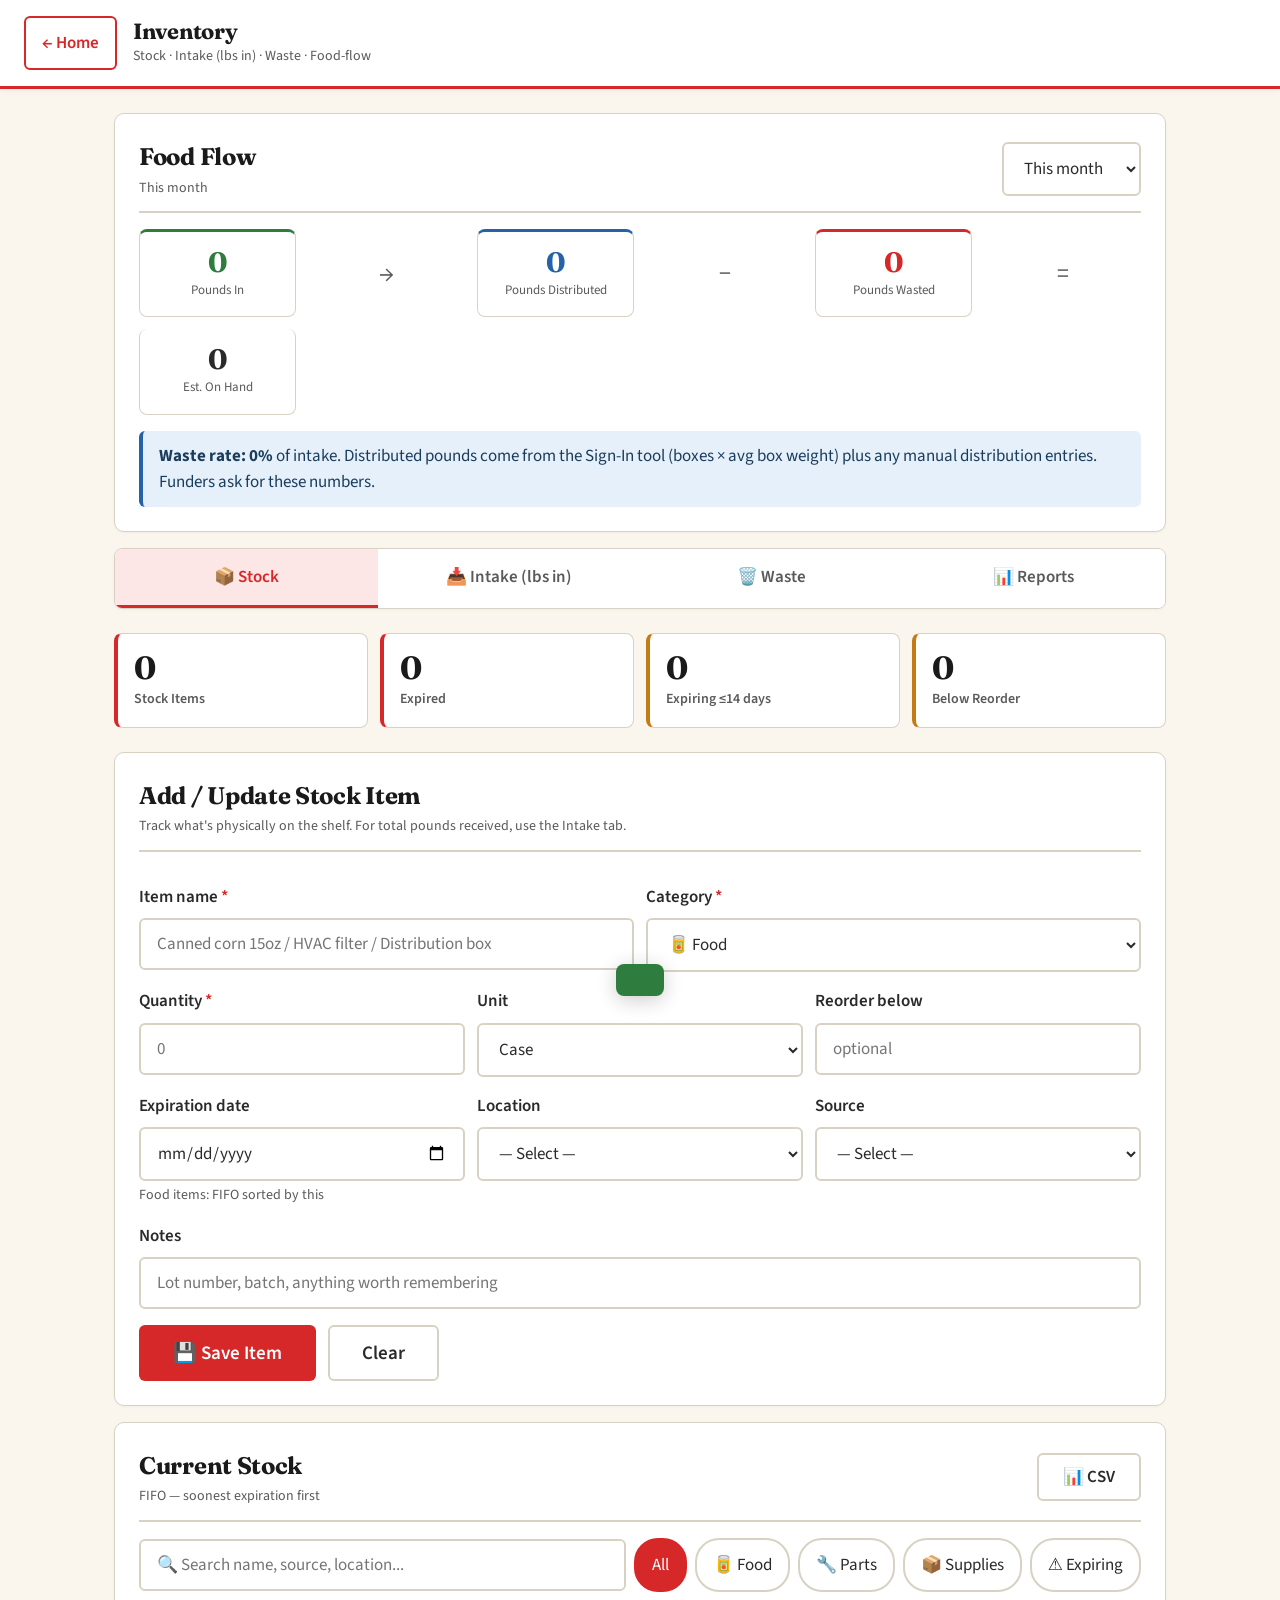
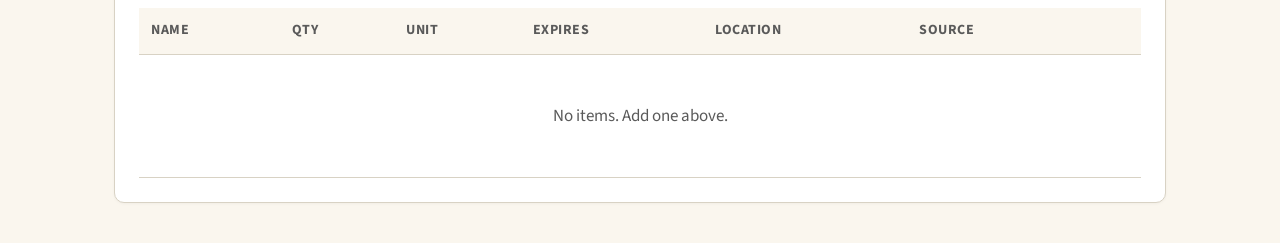
<file: inventory (3).html>
<!DOCTYPE html>
<html lang="en">
<head>
<meta charset="UTF-8" />
<meta name="viewport" content="width=device-width, initial-scale=1.0" />
<title>Inventory · Maricopa Pantry</title>
<link rel="preconnect" href="https://fonts.googleapis.com" />
<link rel="preconnect" href="https://fonts.gstatic.com" crossorigin />
<link href="https://fonts.googleapis.com/css2?family=Fraunces:opsz,wght@9..144,400;9..144,600;9..144,700;9..144,800&family=Source+Sans+3:wght@400;500;600;700&display=swap" rel="stylesheet" />
<link rel="stylesheet" href="pantry.css" />
<style>
  .subtabs {
    display: flex; gap: 0; background: var(--white);
    border: 1px solid var(--line); border-radius: 8px;
    overflow: hidden; margin-bottom: var(--s5);
    box-shadow: 0 1px 3px rgba(0,0,0,0.04); flex-wrap: wrap;
  }
  .subtab {
    flex: 1; padding: var(--s4); border: none; background: var(--white);
    font-family: inherit; font-size: var(--font-body); font-weight: 600;
    color: var(--gray); cursor: pointer; min-height: var(--tap-min);
    border-bottom: 3px solid transparent; min-width: 120px;
  }
  .subtab:hover { background: var(--cream); }
  .subtab.active { color: var(--red); border-bottom-color: var(--red); background: var(--red-soft); }
  @media (max-width: 600px) { .subtab { font-size: 14px; padding: var(--s3); } }
  .subpanel { display: none; }
  .subpanel.active { display: block; }

  .filter-bar { display: flex; gap: var(--s2); flex-wrap: wrap; align-items: center; margin-bottom: var(--s4); }
  .filter-bar input[type="search"] { flex: 1; min-width: 200px; }

  .flow-row {
    display: grid; grid-template-columns: repeat(auto-fit, minmax(150px, 1fr));
    gap: var(--s3); margin-bottom: var(--s4);
  }
  .flow-box {
    background: var(--white); border: 1px solid var(--line); border-radius: 8px;
    padding: var(--s4); text-align: center;
  }
  .flow-box .num { font-family: 'Fraunces', serif; font-size: 28px; font-weight: 700; line-height: 1; }
  .flow-box .lbl { font-size: 13px; color: var(--gray); margin-top: 4px; }
  .flow-box.in { border-top: 3px solid var(--green); }
  .flow-box.out { border-top: 3px solid var(--blue); }
  .flow-box.waste { border-top: 3px solid var(--red); }
  .flow-box.bal { border-top: 3px solid var(--gold); }
  .flow-arrow { display: flex; align-items: center; justify-content: center; font-size: 24px; color: var(--gray); }
  @media (max-width: 600px) { .flow-arrow { display: none; } }

  .form-grid-3 { display: grid; grid-template-columns: 1fr 1fr 1fr; gap: var(--s3); }
  .form-grid-2 { display: grid; grid-template-columns: 1fr 1fr; gap: var(--s3); }
  @media (max-width: 700px) { .form-grid-3, .form-grid-2 { grid-template-columns: 1fr; } }

  .row-expired td { background: #fdecea; }
  .row-soon td { background: #fdf4e3; }
  .est-badge { font-size: 11px; background: var(--amber-soft); color: var(--amber); padding: 2px 6px; border-radius: 3px; }
</style>
</head>
<body>

<div class="header">
  <a class="header-back" href="index.html">← Home</a>
  <div class="header-titles">
    <div class="header-title">Inventory</div>
    <div class="header-sub">Stock · Intake (lbs in) · Waste · Food-flow</div>
  </div>
</div>

<div class="container">

  <!-- FOOD FLOW DASHBOARD -->
  <div class="card">
    <div class="card-header">
      <div>
        <div class="card-title">Food Flow</div>
        <div class="card-subtitle" id="flowPeriodLabel">This month</div>
      </div>
      <select id="flowPeriod" onchange="renderFlow()" style="width:auto;">
        <option value="month">This month</option>
        <option value="ytd">Year to date</option>
        <option value="all">All time</option>
      </select>
    </div>
    <div class="flow-row">
      <div class="flow-box in"><div class="num" id="flow-in" style="color:var(--green);">0</div><div class="lbl">Pounds In</div></div>
      <div class="flow-arrow">→</div>
      <div class="flow-box out"><div class="num" id="flow-out" style="color:var(--blue);">0</div><div class="lbl">Pounds Distributed</div></div>
      <div class="flow-arrow">−</div>
      <div class="flow-box waste"><div class="num" id="flow-waste" style="color:var(--red);">0</div><div class="lbl">Pounds Wasted</div></div>
      <div class="flow-arrow">=</div>
      <div class="flow-box bal"><div class="num" id="flow-bal" style="color:var(--gold);">0</div><div class="lbl">Est. On Hand</div></div>
    </div>
    <div class="notice notice-info" style="margin-bottom:0;">
      <strong>Waste rate: <span id="flow-wasterate">0%</span></strong> of intake. Distributed pounds come from the Sign-In tool (boxes × avg box weight) plus any manual distribution entries. Funders ask for these numbers.
    </div>
  </div>

  <!-- SUB-TABS -->
  <div class="subtabs">
    <button class="subtab active" onclick="showSubtab('stock', this)">📦 Stock</button>
    <button class="subtab" onclick="showSubtab('intake', this)">📥 Intake (lbs in)</button>
    <button class="subtab" onclick="showSubtab('waste', this)">🗑️ Waste</button>
    <button class="subtab" onclick="showSubtab('reports', this)">📊 Reports</button>
  </div>

  <!-- ============ STOCK ============ -->
  <div id="stock" class="subpanel active">
    <div class="stat-grid">
      <div class="stat"><div class="stat-value" id="stat-items">0</div><div class="stat-label">Stock Items</div></div>
      <div class="stat alert"><div class="stat-value" id="stat-expired">0</div><div class="stat-label">Expired</div></div>
      <div class="stat warn"><div class="stat-value" id="stat-soon">0</div><div class="stat-label">Expiring ≤14 days</div></div>
      <div class="stat warn"><div class="stat-value" id="stat-low">0</div><div class="stat-label">Below Reorder</div></div>
    </div>

    <div class="card">
      <div class="card-header">
        <div><div class="card-title">Add / Update Stock Item</div>
        <div class="card-subtitle">Track what's physically on the shelf. For total pounds received, use the Intake tab.</div></div>
      </div>
      <input type="hidden" id="editId" />

      <div class="form-grid-2">
        <div>
          <label>Item name <span class="required">*</span></label>
          <input type="text" id="invName" placeholder="Canned corn 15oz / HVAC filter / Distribution box" />
        </div>
        <div>
          <label>Category <span class="required">*</span></label>
          <select id="invCategory">
            <option value="food">🥫 Food</option>
            <option value="parts">🔧 Equipment Parts</option>
            <option value="supplies">📦 Distribution Supplies</option>
          </select>
        </div>
      </div>

      <div class="form-grid-3">
        <div>
          <label>Quantity <span class="required">*</span></label>
          <input type="number" id="invQty" min="0" step="0.5" placeholder="0" />
        </div>
        <div>
          <label>Unit</label>
          <select id="invUnit">
            <option value="case">Case</option>
            <option value="gaylord">Gaylord</option>
            <option value="pallet">Pallet</option>
            <option value="box">Box</option>
            <option value="each">Each</option>
            <option value="lb">Pounds</option>
            <option value="bag">Bag</option>
          </select>
        </div>
        <div>
          <label>Reorder below</label>
          <input type="number" id="invReorder" min="0" placeholder="optional" />
        </div>
      </div>

      <div class="form-grid-3">
        <div>
          <label>Expiration date</label>
          <input type="date" id="invExp" />
          <div class="help-text">Food items: FIFO sorted by this</div>
        </div>
        <div>
          <label>Location</label>
          <select id="invLocation">
            <option value="">— Select —</option>
            <option>Dry Storage / Shelves</option>
            <option>Walk-in Refrigerator</option>
            <option>Walk-in Freezer</option>
            <option>Reach-in Fridge</option>
            <option>Reach-in Freezer</option>
            <option>In the Truck</option>
            <option>Parts Bin / Workshop</option>
            <option>Supply Closet</option>
            <option>Warehouse</option>
          </select>
        </div>
        <div>
          <label>Source</label>
          <select id="invSource">
            <option value="">— Select —</option>
            <option>St. Mary's</option>
            <option>Midwest Food Bank</option>
            <option>City of Mesa</option>
            <option>Community donation</option>
            <option>Purchased</option>
            <option>Other</option>
          </select>
        </div>
      </div>

      <label>Notes</label>
      <input type="text" id="invNotes" placeholder="Lot number, batch, anything worth remembering" />

      <div class="btn-row">
        <button class="btn btn-primary btn-large" onclick="saveItem()">💾 Save Item</button>
        <button class="btn btn-neutral btn-large" onclick="clearStockForm()">Clear</button>
      </div>
    </div>

    <div class="card">
      <div class="card-header">
        <div><div class="card-title">Current Stock</div><div class="card-subtitle">FIFO — soonest expiration first</div></div>
        <button class="btn btn-neutral" onclick="exportStockCSV()">📊 CSV</button>
      </div>
      <div class="filter-bar">
        <input type="search" id="searchBox" placeholder="🔍 Search name, source, location..." oninput="renderStock()" />
        <div class="chip-group" style="margin:0;">
          <div class="chip active" data-filter="all" onclick="setStockFilter(this,'all')">All</div>
          <div class="chip" data-filter="food" onclick="setStockFilter(this,'food')">🥫 Food</div>
          <div class="chip" data-filter="parts" onclick="setStockFilter(this,'parts')">🔧 Parts</div>
          <div class="chip" data-filter="supplies" onclick="setStockFilter(this,'supplies')">📦 Supplies</div>
          <div class="chip" data-filter="expiring" onclick="setStockFilter(this,'expiring')">⚠️ Expiring</div>
        </div>
      </div>
      <div class="table-wrap">
        <table>
          <thead><tr><th>Name</th><th>Qty</th><th>Unit</th><th>Expires</th><th>Location</th><th>Source</th><th></th></tr></thead>
          <tbody id="stockBody"></tbody>
        </table>
      </div>
    </div>
  </div>

  <!-- ============ INTAKE ============ -->
  <div id="intake" class="subpanel">
    <div class="card">
      <div class="card-header">
        <div><div class="card-title">Log Intake — Pounds In</div>
        <div class="card-subtitle">Every time food arrives. Tag the source so you can report back to St. Mary's, Midwest, and Mesa.</div></div>
      </div>

      <div class="form-grid-3">
        <div>
          <label>Date <span class="required">*</span></label>
          <input type="date" id="inDate" />
        </div>
        <div>
          <label>Source <span class="required">*</span></label>
          <select id="inSource">
            <option value="">— Select —</option>
            <option>St. Mary's</option>
            <option>Midwest Food Bank</option>
            <option>City of Mesa</option>
            <option>Community donation</option>
            <option>Purchased</option>
            <option>Other</option>
          </select>
        </div>
        <div>
          <label>Total pounds <span class="required">*</span></label>
          <input type="number" id="inPounds" min="0" step="1" placeholder="0" />
        </div>
      </div>

      <div class="form-grid-2">
        <div>
          <label>How was poundage determined?</label>
          <select id="inMethod">
            <option value="scale">Weighed on scale</option>
            <option value="receipt">From source's receipt/manifest</option>
            <option value="estimate">Estimated (cases × avg weight)</option>
          </select>
        </div>
        <div>
          <label>Food type (optional)</label>
          <select id="inType">
            <option value="">— Mixed / not specified —</option>
            <option>Dry / shelf-stable</option>
            <option>Refrigerated</option>
            <option>Frozen</option>
            <option>Produce</option>
            <option>Bakery</option>
            <option>Non-food</option>
          </select>
        </div>
      </div>

      <div class="form-grid-2">
        <div>
          <label>Reference # (optional)</label>
          <input type="text" id="inRef" placeholder="Manifest #, invoice #" />
        </div>
        <div>
          <label>Estimated value $ (optional)</label>
          <input type="number" id="inValue" min="0" step="0.01" placeholder="for grant match" />
          <div class="help-text">Or leave blank to auto-estimate at $1.93/lb (Feeding America avg)</div>
        </div>
      </div>

      <label>Notes</label>
      <input type="text" id="inNotes" placeholder="e.g., 3 pallets mixed canned, 1 Gaylord produce" />

      <div class="btn-row">
        <button class="btn btn-primary btn-large" onclick="saveIntake()">💾 Log Intake</button>
        <button class="btn btn-neutral btn-large" onclick="clearIntakeForm()">Clear</button>
      </div>
    </div>

    <div class="card">
      <div class="card-header">
        <div><div class="card-title">Intake Log</div></div>
        <button class="btn btn-neutral" onclick="exportIntakeCSV()">📊 CSV</button>
      </div>
      <div class="table-wrap">
        <table>
          <thead><tr><th>Date</th><th>Source</th><th>Pounds</th><th>Method</th><th>Type</th><th>Value</th><th></th></tr></thead>
          <tbody id="intakeBody"></tbody>
        </table>
      </div>
    </div>
  </div>

  <!-- ============ WASTE ============ -->
  <div id="waste" class="subpanel">
    <div class="card">
      <div class="card-header">
        <div><div class="card-title">Log Waste / Spoilage</div>
        <div class="card-subtitle">Estimate by volume — the tool converts to pounds. Tag the source in case it's commodity food.</div></div>
      </div>

      <div class="notice notice-warn">
        ⚠️ <strong>TEFAP / commodity note:</strong> If the wasted food came from USDA commodity (TEFAP) sources, you may need your food bank's approval before disposal unless it's an immediate safety hazard. The tool keeps the record — you make the compliance call.
      </div>

      <div class="form-grid-3">
        <div>
          <label>Date <span class="required">*</span></label>
          <input type="date" id="wDate" />
        </div>
        <div>
          <label>Estimate by</label>
          <select id="wMethod" onchange="updateWasteEstimate()">
            <option value="volume">Volume (Gaylord / pallet / etc.)</option>
            <option value="pounds">Direct pounds</option>
          </select>
        </div>
        <div>
          <label>Source (optional)</label>
          <select id="wSource">
            <option value="">— Unknown / mixed —</option>
            <option>St. Mary's</option>
            <option>Midwest Food Bank</option>
            <option>City of Mesa</option>
            <option>Community donation</option>
            <option>Purchased</option>
          </select>
        </div>
      </div>

      <!-- Volume estimator -->
      <div id="volumeBlock">
        <div class="form-grid-3">
          <div>
            <label>Container / amount</label>
            <select id="wContainer" onchange="updateWasteEstimate()">
              <option value="full-pallet">Full pallet (40×48, ~30" food)</option>
              <option value="half-pallet">Half pallet</option>
              <option value="full-gaylord">Full Gaylord</option>
              <option value="half-gaylord">Half Gaylord</option>
              <option value="full-box">Distribution box (16×22×9)</option>
              <option value="milk-crate">Milk crate (13×18×10)</option>
              <option value="case">Single case (~20 lb)</option>
            </select>
          </div>
          <div>
            <label>How many?</label>
            <input type="number" id="wCount" min="0" step="0.5" value="1" oninput="updateWasteEstimate()" />
          </div>
          <div>
            <label>Food density</label>
            <select id="wDensity" onchange="updateWasteEstimate()">
              <option value="light">Light (chips, bread, cereal)</option>
              <option value="medium" selected>Medium (mixed, boxed)</option>
              <option value="heavy">Heavy (canned, liquids)</option>
            </select>
          </div>
        </div>
        <div class="notice notice-info">
          Estimated weight: <strong id="wEstimate">0 lbs</strong> <span class="est-badge">ESTIMATE</span>
        </div>
      </div>

      <!-- Direct pounds -->
      <div id="poundsBlock" style="display:none;">
        <label>Pounds wasted</label>
        <input type="number" id="wPounds" min="0" step="1" placeholder="0" />
      </div>

      <div class="form-grid-2">
        <div>
          <label>Reason <span class="required">*</span></label>
          <select id="wReason">
            <option value="expired">Expired</option>
            <option value="spoiled">Spoiled / damaged</option>
            <option value="recall">Recall</option>
            <option value="temp-loss">Temperature loss (equipment fail)</option>
            <option value="pest">Pest / contamination</option>
            <option value="other">Other</option>
          </select>
        </div>
        <div>
          <label>Food type (optional)</label>
          <select id="wType">
            <option value="">— Mixed —</option>
            <option>Dry / shelf-stable</option>
            <option>Refrigerated</option>
            <option>Frozen</option>
            <option>Produce</option>
            <option>Bakery</option>
          </select>
        </div>
      </div>

      <label>Notes</label>
      <input type="text" id="wNotes" placeholder="What happened, what was disposed" />

      <div class="btn-row">
        <button class="btn btn-primary btn-large" onclick="saveWaste()">💾 Log Waste</button>
        <button class="btn btn-neutral btn-large" onclick="clearWasteForm()">Clear</button>
      </div>
    </div>

    <div class="card">
      <div class="card-header">
        <div><div class="card-title">Waste Log</div></div>
        <button class="btn btn-neutral" onclick="exportWasteCSV()">📊 CSV</button>
      </div>
      <div class="table-wrap">
        <table>
          <thead><tr><th>Date</th><th>Pounds</th><th>Reason</th><th>Source</th><th>Type</th><th>Notes</th><th></th></tr></thead>
          <tbody id="wasteBody"></tbody>
        </table>
      </div>
    </div>
  </div>

  <!-- ============ REPORTS ============ -->
  <div id="reports" class="subpanel">
    <div class="card">
      <div class="card-header">
        <div><div class="card-title">Source Report</div>
        <div class="card-subtitle">Pounds received per source — what each food bank wants back</div></div>
      </div>
      <div class="form-grid-2">
        <div>
          <label>From</label>
          <input type="date" id="repFrom" />
        </div>
        <div>
          <label>To</label>
          <input type="date" id="repTo" />
        </div>
      </div>
      <div class="btn-row">
        <button class="btn btn-primary btn-large" onclick="runReport()">📊 Run Report</button>
        <button class="btn btn-neutral" onclick="window.print()">🖨️ Print</button>
      </div>
      <div id="reportOutput" style="margin-top: var(--s5);"></div>
    </div>
  </div>

</div>

<div id="toast" class="toast"></div>

<script>
// ============ STORAGE ============
const STORAGE_KEY = 'maricopa_pantry_v1';
const AVG_BOX_WEIGHT = 25;       // lbs per distribution box (editable assumption)
const VALUE_PER_LB = 1.93;       // Feeding America avg meal value per lb

function loadData() { try { const r = localStorage.getItem(STORAGE_KEY); return r ? JSON.parse(r) : defaultData(); } catch(e){ return defaultData(); } }
function defaultData() { return { signins: [], inventory: [], intake: [], waste: [], distributions: [], maintenance: [], maintenanceLog: [], tempUnits: [], tempReadings: [], volunteers: [], settings: {} }; }
function ensureKeys(d) {
  d.inventory = d.inventory || []; d.intake = d.intake || []; d.waste = d.waste || [];
  d.signins = d.signins || []; d.distributions = d.distributions || [];
  return d;
}
function saveData(d) { try { localStorage.setItem(STORAGE_KEY, JSON.stringify(d)); } catch(e){ showToast('Save failed', true); } }
function showToast(msg, isErr) {
  const t = document.getElementById('toast'); t.textContent = msg;
  t.className = 'toast show' + (isErr ? ' error' : '');
  setTimeout(() => t.className = 'toast', 2500);
}
function uuid() { return 'i-' + Date.now() + '-' + Math.random().toString(36).slice(2,7); }
function escapeHtml(s){ return String(s==null?'':s).replace(/[&<>"']/g,c=>({'&':'&amp;','<':'&lt;','>':'&gt;','"':'&quot;',"'":'&#39;'}[c])); }
function fmtDate(s){ if(!s) return '—'; try { return new Date(s+'T12:00:00').toLocaleDateString('en-US',{month:'short',day:'numeric',year:'numeric'}); } catch(e){ return s; } }

// ============ VOLUME → POUNDS ============
// Base volume weights at MEDIUM density, then scaled.
const containerBaseLbs = {
  'full-pallet': 1000, 'half-pallet': 500,
  'full-gaylord': 700, 'half-gaylord': 350,
  'full-box': 25, 'milk-crate': 20, 'case': 20
};
const densityMult = { light: 0.6, medium: 1.0, heavy: 1.5 };

function updateWasteEstimate() {
  const method = document.getElementById('wMethod').value;
  document.getElementById('volumeBlock').style.display = method === 'volume' ? '' : 'none';
  document.getElementById('poundsBlock').style.display = method === 'pounds' ? '' : 'none';
  if (method === 'volume') {
    const base = containerBaseLbs[document.getElementById('wContainer').value] || 0;
    const count = parseFloat(document.getElementById('wCount').value) || 0;
    const mult = densityMult[document.getElementById('wDensity').value] || 1;
    const est = Math.round(base * count * mult);
    document.getElementById('wEstimate').textContent = est + ' lbs';
  }
}

// ============ SUB-TABS ============
function showSubtab(id, btn) {
  document.querySelectorAll('.subpanel').forEach(p => p.classList.remove('active'));
  document.querySelectorAll('.subtab').forEach(b => b.classList.remove('active'));
  document.getElementById(id).classList.add('active');
  btn.classList.add('active');
  if (id === 'stock') renderStock();
  if (id === 'intake') renderIntake();
  if (id === 'waste') renderWaste();
}

// ============ STOCK ============
let stockFilter = 'all';
function setStockFilter(chip, f) {
  document.querySelectorAll('[data-filter]').forEach(c => c.classList.remove('active'));
  chip.classList.add('active'); stockFilter = f; renderStock();
}
function saveItem() {
  const name = document.getElementById('invName').value.trim();
  const qty = document.getElementById('invQty').value;
  if (!name) { showToast('Item name required', true); return; }
  if (qty === '') { showToast('Quantity required', true); return; }
  const data = ensureKeys(loadData());
  const id = document.getElementById('editId').value || uuid();
  const item = {
    id, name,
    category: document.getElementById('invCategory').value,
    qty: parseFloat(qty) || 0,
    unit: document.getElementById('invUnit').value,
    reorder: parseFloat(document.getElementById('invReorder').value) || 0,
    expDate: document.getElementById('invExp').value || '',
    location: document.getElementById('invLocation').value || '',
    source: document.getElementById('invSource').value || '',
    notes: document.getElementById('invNotes').value.trim()
  };
  const ex = data.inventory.findIndex(x => x.id === id);
  if (ex >= 0) data.inventory[ex] = item; else data.inventory.push(item);
  saveData(data);
  showToast('Item saved'); clearStockForm(); renderStock();
}
function clearStockForm() {
  document.getElementById('editId').value = '';
  ['invName','invQty','invReorder','invExp','invNotes'].forEach(i => document.getElementById(i).value='');
  document.getElementById('invCategory').selectedIndex = 0;
  document.getElementById('invUnit').selectedIndex = 0;
  document.getElementById('invLocation').selectedIndex = 0;
  document.getElementById('invSource').selectedIndex = 0;
}
function editItem(id) {
  const data = ensureKeys(loadData());
  const it = data.inventory.find(x => x.id === id); if (!it) return;
  document.getElementById('editId').value = it.id;
  document.getElementById('invName').value = it.name || '';
  document.getElementById('invCategory').value = it.category || 'food';
  document.getElementById('invQty').value = it.qty;
  document.getElementById('invUnit').value = it.unit || 'case';
  document.getElementById('invReorder').value = it.reorder || '';
  document.getElementById('invExp').value = it.expDate || '';
  document.getElementById('invLocation').value = it.location || '';
  document.getElementById('invSource').value = it.source || '';
  document.getElementById('invNotes').value = it.notes || '';
  window.scrollTo({top: 0, behavior: 'smooth'});
}
function deleteItem(id) {
  if (!confirm('Delete this item?')) return;
  const data = ensureKeys(loadData());
  data.inventory = data.inventory.filter(x => x.id !== id);
  saveData(data); renderStock();
}
function renderStock() {
  const data = ensureKeys(loadData());
  const today = new Date(); today.setHours(0,0,0,0);
  const soon = new Date(today); soon.setDate(soon.getDate()+14);
  const q = (document.getElementById('searchBox').value || '').toLowerCase();

  let items = data.inventory.slice();
  // stats
  document.getElementById('stat-items').textContent = items.length;
  document.getElementById('stat-expired').textContent = items.filter(i => i.expDate && new Date(i.expDate) < today).length;
  document.getElementById('stat-soon').textContent = items.filter(i => i.expDate && new Date(i.expDate) >= today && new Date(i.expDate) <= soon).length;
  document.getElementById('stat-low').textContent = items.filter(i => i.reorder > 0 && i.qty <= i.reorder).length;

  // filter
  if (stockFilter === 'food' || stockFilter === 'parts' || stockFilter === 'supplies') items = items.filter(i => i.category === stockFilter);
  if (stockFilter === 'expiring') items = items.filter(i => i.expDate && new Date(i.expDate) <= soon);
  if (q) items = items.filter(i => (i.name+' '+(i.source||'')+' '+(i.location||'')).toLowerCase().includes(q));

  // FIFO sort: items with expiry first, soonest first
  items.sort((a,b) => {
    if (a.expDate && b.expDate) return a.expDate.localeCompare(b.expDate);
    if (a.expDate) return -1; if (b.expDate) return 1; return a.name.localeCompare(b.name);
  });

  const tbody = document.getElementById('stockBody');
  if (items.length === 0) { tbody.innerHTML = '<tr><td colspan="7" class="empty">No items. Add one above.</td></tr>'; return; }
  tbody.innerHTML = items.map(i => {
    let rowClass = '';
    if (i.expDate) {
      const e = new Date(i.expDate);
      if (e < today) rowClass = 'row-expired';
      else if (e <= soon) rowClass = 'row-soon';
    }
    const lowBadge = (i.reorder>0 && i.qty<=i.reorder) ? ' <span class="badge badge-amber">LOW</span>' : '';
    const catIcon = i.category==='food'?'🥫':i.category==='parts'?'🔧':'📦';
    return `<tr class="${rowClass}">
      <td>${catIcon} <strong>${escapeHtml(i.name)}</strong>${lowBadge}${i.notes?'<br><span class="small muted">'+escapeHtml(i.notes)+'</span>':''}</td>
      <td><strong>${i.qty}</strong></td>
      <td>${i.unit}</td>
      <td>${i.expDate?fmtDate(i.expDate):'—'}</td>
      <td>${escapeHtml(i.location||'—')}</td>
      <td>${escapeHtml(i.source||'—')}</td>
      <td style="white-space:nowrap;">
        <button class="btn btn-neutral" style="padding:6px 10px;min-height:36px;" onclick="editItem('${i.id}')">✎</button>
        <button class="btn btn-neutral" style="padding:6px 10px;min-height:36px;" onclick="deleteItem('${i.id}')">✕</button>
      </td>
    </tr>`;
  }).join('');
}

// ============ INTAKE ============
function saveIntake() {
  const date = document.getElementById('inDate').value;
  const source = document.getElementById('inSource').value;
  const pounds = parseFloat(document.getElementById('inPounds').value);
  if (!date) { showToast('Date required', true); return; }
  if (!source) { showToast('Source required', true); return; }
  if (!pounds || pounds <= 0) { showToast('Pounds required', true); return; }
  const data = ensureKeys(loadData());
  const valueField = document.getElementById('inValue').value;
  data.intake.push({
    id: uuid(), date, source, pounds,
    method: document.getElementById('inMethod').value,
    type: document.getElementById('inType').value || '',
    ref: document.getElementById('inRef').value.trim(),
    value: valueField ? parseFloat(valueField) : Math.round(pounds * VALUE_PER_LB * 100)/100,
    valueAuto: !valueField,
    notes: document.getElementById('inNotes').value.trim()
  });
  saveData(data);
  showToast('Logged ' + pounds + ' lbs from ' + source);
  clearIntakeForm(); renderIntake(); renderFlow();
}
function clearIntakeForm() {
  ['inPounds','inRef','inValue','inNotes'].forEach(i=>document.getElementById(i).value='');
  document.getElementById('inSource').selectedIndex = 0;
  document.getElementById('inMethod').selectedIndex = 0;
  document.getElementById('inType').selectedIndex = 0;
  document.getElementById('inDate').valueAsDate = new Date();
}
function deleteIntake(id) {
  if (!confirm('Delete this intake entry?')) return;
  const data = ensureKeys(loadData());
  data.intake = data.intake.filter(x => x.id !== id);
  saveData(data); renderIntake(); renderFlow();
}
function renderIntake() {
  const data = ensureKeys(loadData());
  const tbody = document.getElementById('intakeBody');
  const rows = data.intake.slice().sort((a,b)=>b.date.localeCompare(a.date));
  if (rows.length === 0) { tbody.innerHTML = '<tr><td colspan="7" class="empty">No intake logged yet.</td></tr>'; return; }
  const methodLabel = {scale:'Scale', receipt:'Receipt', estimate:'Estimate'};
  tbody.innerHTML = rows.map(r => `<tr>
    <td>${fmtDate(r.date)}</td>
    <td>${escapeHtml(r.source)}</td>
    <td><strong>${r.pounds}</strong> lbs</td>
    <td>${methodLabel[r.method]||r.method}${r.method==='estimate'?' <span class="est-badge">EST</span>':''}</td>
    <td>${escapeHtml(r.type||'—')}</td>
    <td>$${(r.value||0).toLocaleString()}${r.valueAuto?' <span class="est-badge">AUTO</span>':''}</td>
    <td><button class="btn btn-neutral" style="padding:6px 10px;min-height:36px;" onclick="deleteIntake('${r.id}')">✕</button></td>
  </tr>`).join('');
}

// ============ WASTE ============
function saveWaste() {
  const date = document.getElementById('wDate').value;
  if (!date) { showToast('Date required', true); return; }
  const method = document.getElementById('wMethod').value;
  let pounds = 0, isEstimate = false;
  if (method === 'volume') {
    const base = containerBaseLbs[document.getElementById('wContainer').value] || 0;
    const count = parseFloat(document.getElementById('wCount').value) || 0;
    const mult = densityMult[document.getElementById('wDensity').value] || 1;
    pounds = Math.round(base * count * mult);
    isEstimate = true;
  } else {
    pounds = parseFloat(document.getElementById('wPounds').value) || 0;
  }
  if (pounds <= 0) { showToast('Enter an amount first', true); return; }
  const data = ensureKeys(loadData());
  data.waste.push({
    id: uuid(), date, pounds, isEstimate,
    reason: document.getElementById('wReason').value,
    source: document.getElementById('wSource').value || '',
    type: document.getElementById('wType').value || '',
    notes: document.getElementById('wNotes').value.trim()
  });
  saveData(data);
  showToast('Logged ' + pounds + ' lbs wasted');
  clearWasteForm(); renderWaste(); renderFlow();
}
function clearWasteForm() {
  document.getElementById('wNotes').value = '';
  document.getElementById('wPounds').value = '';
  document.getElementById('wCount').value = '1';
  document.getElementById('wDate').valueAsDate = new Date();
  document.getElementById('wSource').selectedIndex = 0;
  document.getElementById('wReason').selectedIndex = 0;
  document.getElementById('wType').selectedIndex = 0;
  updateWasteEstimate();
}
function deleteWaste(id) {
  if (!confirm('Delete this waste entry?')) return;
  const data = ensureKeys(loadData());
  data.waste = data.waste.filter(x => x.id !== id);
  saveData(data); renderWaste(); renderFlow();
}
function renderWaste() {
  const data = ensureKeys(loadData());
  const tbody = document.getElementById('wasteBody');
  const rows = data.waste.slice().sort((a,b)=>b.date.localeCompare(a.date));
  if (rows.length === 0) { tbody.innerHTML = '<tr><td colspan="7" class="empty">No waste logged yet.</td></tr>'; return; }
  const reasonLabel = {expired:'Expired',spoiled:'Spoiled',recall:'Recall','temp-loss':'Temp loss',pest:'Pest',other:'Other'};
  tbody.innerHTML = rows.map(r => `<tr>
    <td>${fmtDate(r.date)}</td>
    <td><strong>${r.pounds}</strong> lbs${r.isEstimate?' <span class="est-badge">EST</span>':''}</td>
    <td>${reasonLabel[r.reason]||r.reason}</td>
    <td>${escapeHtml(r.source||'—')}</td>
    <td>${escapeHtml(r.type||'—')}</td>
    <td class="small">${escapeHtml(r.notes||'')}</td>
    <td><button class="btn btn-neutral" style="padding:6px 10px;min-height:36px;" onclick="deleteWaste('${r.id}')">✕</button></td>
  </tr>`).join('');
}

// ============ FOOD FLOW ============
function periodStart(period) {
  const now = new Date();
  if (period === 'month') return new Date(now.getFullYear(), now.getMonth(), 1);
  if (period === 'ytd') return new Date(now.getFullYear(), 0, 1);
  return new Date(2000,0,1);
}
function renderFlow() {
  const data = ensureKeys(loadData());
  const period = document.getElementById('flowPeriod').value;
  const start = periodStart(period);
  document.getElementById('flowPeriodLabel').textContent = period==='month'?'This month':period==='ytd'?'Year to date':'All time';

  const lbsIn = data.intake.filter(r => new Date(r.date) >= start).reduce((s,r)=>s+(r.pounds||0),0);
  const lbsWaste = data.waste.filter(r => new Date(r.date) >= start).reduce((s,r)=>s+(r.pounds||0),0);

  // distributed: boxes from signins × avg weight, plus manual distributions
  const boxes = data.signins.filter(s => new Date(s.date) >= start).reduce((s,x)=>s+(parseInt(x.boxesGiven)||0),0);
  const distManual = (data.distributions||[]).filter(d => new Date(d.date) >= start).reduce((s,d)=>s+(d.pounds||0),0);
  const lbsOut = boxes * AVG_BOX_WEIGHT + distManual;

  const bal = lbsIn - lbsOut - lbsWaste;
  const wasteRate = lbsIn > 0 ? Math.round((lbsWaste / lbsIn) * 100) : 0;

  document.getElementById('flow-in').textContent = Math.round(lbsIn).toLocaleString();
  document.getElementById('flow-out').textContent = Math.round(lbsOut).toLocaleString();
  document.getElementById('flow-waste').textContent = Math.round(lbsWaste).toLocaleString();
  document.getElementById('flow-bal').textContent = Math.round(bal).toLocaleString();
  document.getElementById('flow-wasterate').textContent = wasteRate + '%';
}

// ============ REPORTS ============
function runReport() {
  const data = ensureKeys(loadData());
  const from = document.getElementById('repFrom').value;
  const to = document.getElementById('repTo').value;
  const fromD = from ? new Date(from) : new Date(2000,0,1);
  const toD = to ? new Date(to+'T23:59:59') : new Date();

  const intake = data.intake.filter(r => { const d=new Date(r.date); return d>=fromD && d<=toD; });
  const waste = data.waste.filter(r => { const d=new Date(r.date); return d>=fromD && d<=toD; });

  // by source
  const sources = {};
  intake.forEach(r => {
    if (!sources[r.source]) sources[r.source] = { pounds: 0, value: 0, count: 0 };
    sources[r.source].pounds += r.pounds || 0;
    sources[r.source].value += r.value || 0;
    sources[r.source].count++;
  });

  const totalIn = intake.reduce((s,r)=>s+(r.pounds||0),0);
  const totalVal = intake.reduce((s,r)=>s+(r.value||0),0);
  const totalWaste = waste.reduce((s,r)=>s+(r.pounds||0),0);

  // distributed in range
  const boxes = data.signins.filter(s => { const d=new Date(s.date); return d>=fromD && d<=toD; }).reduce((s,x)=>s+(parseInt(x.boxesGiven)||0),0);
  const families = data.signins.filter(s => { const d=new Date(s.date); return d>=fromD && d<=toD; }).length;
  const people = data.signins.filter(s => { const d=new Date(s.date); return d>=fromD && d<=toD; }).reduce((s,x)=>s+(parseInt(x.householdSize)||0),0);
  const lbsOut = boxes * AVG_BOX_WEIGHT;

  let html = '<div class="report-summary" style="background:var(--cream-warm);border-left:4px solid var(--red);padding:var(--s5);border-radius:8px;">';
  html += '<h3 class="subsection-title" style="margin-top:0;">Report: ' + (from||'start') + ' to ' + (to||'today') + '</h3>';
  html += '<p><strong>Total received:</strong> ' + Math.round(totalIn).toLocaleString() + ' lbs (est. value $' + Math.round(totalVal).toLocaleString() + ')</p>';
  html += '<p><strong>Distributed:</strong> ~' + Math.round(lbsOut).toLocaleString() + ' lbs to ' + families.toLocaleString() + ' families (' + people.toLocaleString() + ' people)</p>';
  html += '<p><strong>Wasted:</strong> ' + Math.round(totalWaste).toLocaleString() + ' lbs (' + (totalIn>0?Math.round(totalWaste/totalIn*100):0) + '% of intake)</p>';
  html += '</div>';

  html += '<h3 class="subsection-title">Pounds received by source</h3><div class="table-wrap"><table><thead><tr><th>Source</th><th>Deliveries</th><th>Pounds</th><th>Est. Value</th></tr></thead><tbody>';
  const sortedSources = Object.keys(sources).sort((a,b)=>sources[b].pounds-sources[a].pounds);
  if (sortedSources.length === 0) html += '<tr><td colspan="4" class="empty">No intake in this range</td></tr>';
  sortedSources.forEach(s => {
    html += '<tr><td><strong>'+escapeHtml(s)+'</strong></td><td>'+sources[s].count+'</td><td>'+Math.round(sources[s].pounds).toLocaleString()+' lbs</td><td>$'+Math.round(sources[s].value).toLocaleString()+'</td></tr>';
  });
  html += '</tbody></table></div>';
  html += '<p class="small muted" style="margin-top:var(--s3);">Distributed pounds estimated at ' + AVG_BOX_WEIGHT + ' lbs/box. Adjust this assumption in the code if your boxes weigh differently.</p>';

  document.getElementById('reportOutput').innerHTML = html;
}

// ============ CSV EXPORTS ============
function dl(name, csv) {
  const blob = new Blob([csv], {type:'text/csv'});
  const url = URL.createObjectURL(blob);
  const a = document.createElement('a'); a.href=url; a.download=name; a.click();
  URL.revokeObjectURL(url);
}
function exportStockCSV() {
  const data = ensureKeys(loadData());
  let csv = 'Name,Category,Qty,Unit,Expiration,Location,Source,Reorder,Notes\n';
  data.inventory.forEach(i => csv += `"${i.name}",${i.category},${i.qty},${i.unit},${i.expDate||''},"${i.location||''}","${i.source||''}",${i.reorder||0},"${(i.notes||'').replace(/"/g,'""')}"\n`);
  dl('stock_'+new Date().toISOString().slice(0,10)+'.csv', csv);
}
function exportIntakeCSV() {
  const data = ensureKeys(loadData());
  let csv = 'Date,Source,Pounds,Method,Type,Reference,Value,Notes\n';
  data.intake.forEach(r => csv += `${r.date},"${r.source}",${r.pounds},${r.method},"${r.type||''}","${r.ref||''}",${r.value||0},"${(r.notes||'').replace(/"/g,'""')}"\n`);
  dl('intake_'+new Date().toISOString().slice(0,10)+'.csv', csv);
}
function exportWasteCSV() {
  const data = ensureKeys(loadData());
  let csv = 'Date,Pounds,Estimate,Reason,Source,Type,Notes\n';
  data.waste.forEach(r => csv += `${r.date},${r.pounds},${r.isEstimate?'Yes':'No'},${r.reason},"${r.source||''}","${r.type||''}","${(r.notes||'').replace(/"/g,'""')}"\n`);
  dl('waste_'+new Date().toISOString().slice(0,10)+'.csv', csv);
}

// ============ INIT ============
document.getElementById('inDate').valueAsDate = new Date();
document.getElementById('wDate').valueAsDate = new Date();
// default report range = this month
(function(){
  const now = new Date();
  document.getElementById('repFrom').valueAsDate = new Date(now.getFullYear(), now.getMonth(), 1);
  document.getElementById('repTo').valueAsDate = now;
})();
updateWasteEstimate();
renderStock();
renderFlow();
</script>

</body>
</html>
</file>
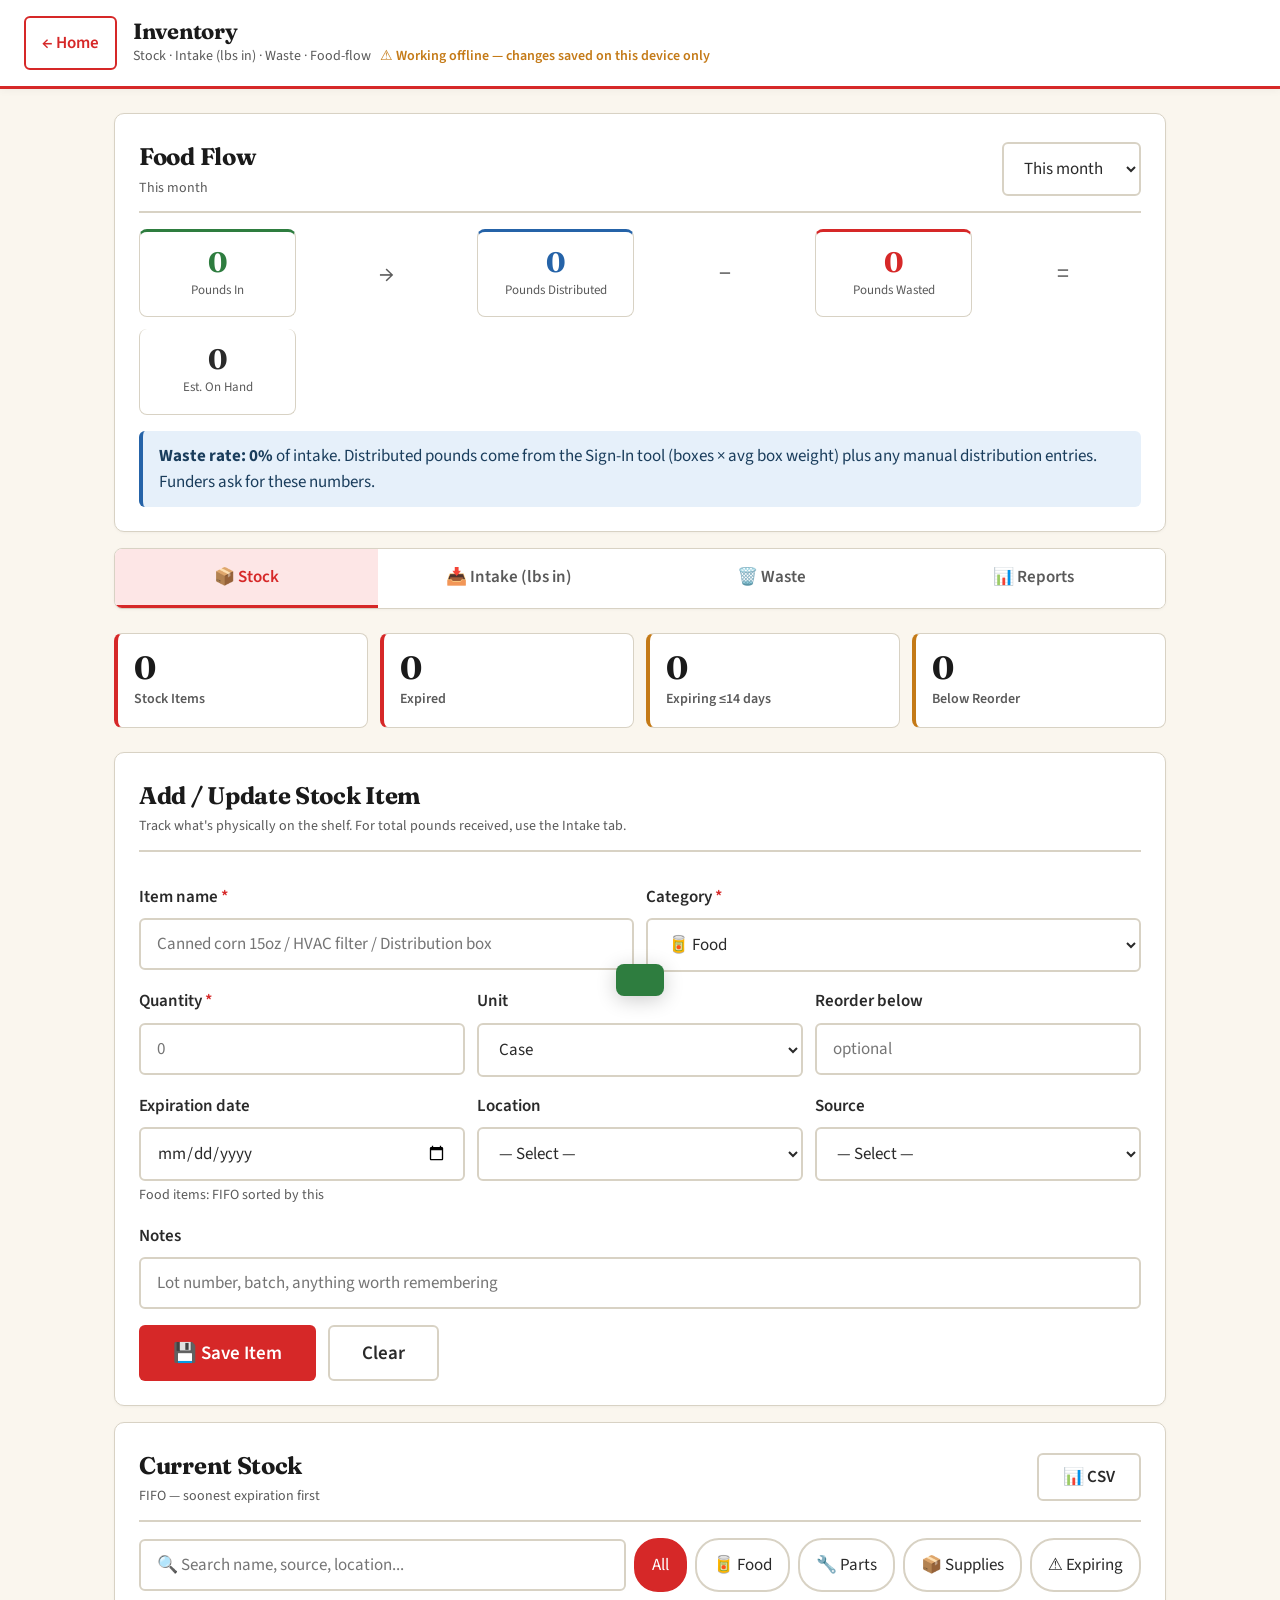
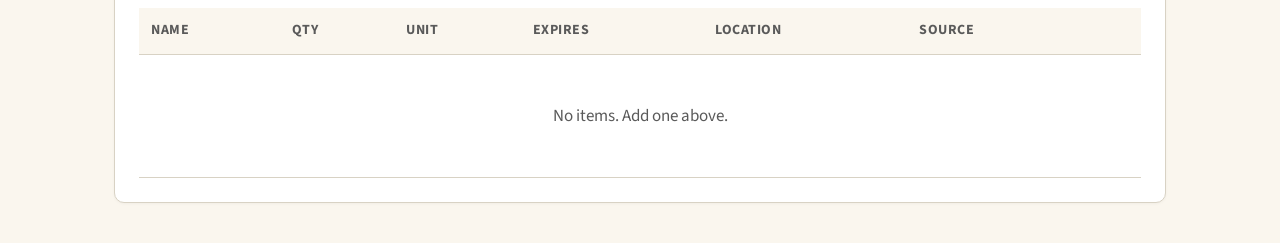
<file: inventory.html>
<!DOCTYPE html>
<html lang="en">
<head>
<meta charset="UTF-8" />
<meta name="viewport" content="width=device-width, initial-scale=1.0" />
<title>Inventory · Maricopa Pantry</title>
<link rel="preconnect" href="https://fonts.googleapis.com" />
<link rel="preconnect" href="https://fonts.gstatic.com" crossorigin />
<link href="https://fonts.googleapis.com/css2?family=Fraunces:opsz,wght@9..144,400;9..144,600;9..144,700;9..144,800&family=Source+Sans+3:wght@400;500;600;700&display=swap" rel="stylesheet" />
<link rel="stylesheet" href="pantry.css" />
<style>
  .subtabs {
    display: flex; gap: 0; background: var(--white);
    border: 1px solid var(--line); border-radius: 8px;
    overflow: hidden; margin-bottom: var(--s5);
    box-shadow: 0 1px 3px rgba(0,0,0,0.04); flex-wrap: wrap;
  }
  .subtab {
    flex: 1; padding: var(--s4); border: none; background: var(--white);
    font-family: inherit; font-size: var(--font-body); font-weight: 600;
    color: var(--gray); cursor: pointer; min-height: var(--tap-min);
    border-bottom: 3px solid transparent; min-width: 120px;
  }
  .subtab:hover { background: var(--cream); }
  .subtab.active { color: var(--red); border-bottom-color: var(--red); background: var(--red-soft); }
  @media (max-width: 600px) { .subtab { font-size: 14px; padding: var(--s3); } }
  .subpanel { display: none; }
  .subpanel.active { display: block; }

  .filter-bar { display: flex; gap: var(--s2); flex-wrap: wrap; align-items: center; margin-bottom: var(--s4); }
  .filter-bar input[type="search"] { flex: 1; min-width: 200px; }

  .flow-row {
    display: grid; grid-template-columns: repeat(auto-fit, minmax(150px, 1fr));
    gap: var(--s3); margin-bottom: var(--s4);
  }
  .flow-box {
    background: var(--white); border: 1px solid var(--line); border-radius: 8px;
    padding: var(--s4); text-align: center;
  }
  .flow-box .num { font-family: 'Fraunces', serif; font-size: 28px; font-weight: 700; line-height: 1; }
  .flow-box .lbl { font-size: 13px; color: var(--gray); margin-top: 4px; }
  .flow-box.in { border-top: 3px solid var(--green); }
  .flow-box.out { border-top: 3px solid var(--blue); }
  .flow-box.waste { border-top: 3px solid var(--red); }
  .flow-box.bal { border-top: 3px solid var(--gold); }
  .flow-arrow { display: flex; align-items: center; justify-content: center; font-size: 24px; color: var(--gray); }
  @media (max-width: 600px) { .flow-arrow { display: none; } }

  .form-grid-3 { display: grid; grid-template-columns: 1fr 1fr 1fr; gap: var(--s3); }
  .form-grid-2 { display: grid; grid-template-columns: 1fr 1fr; gap: var(--s3); }
  @media (max-width: 700px) { .form-grid-3, .form-grid-2 { grid-template-columns: 1fr; } }

  .row-expired td { background: #fdecea; }
  .row-soon td { background: #fdf4e3; }
  .est-badge { font-size: 11px; background: var(--amber-soft); color: var(--amber); padding: 2px 6px; border-radius: 3px; }
</style>
</head>
<body>

<div class="header">
  <a class="header-back" href="index.html">← Home</a>
  <div class="header-titles">
    <div class="header-title">Inventory</div>
    <div class="header-sub">Stock · Intake (lbs in) · Waste · Food-flow &nbsp; <span id="syncStatus" style="font-weight:600;"></span></div>
  </div>
</div>

<div class="container">

  <!-- FOOD FLOW DASHBOARD -->
  <div class="card">
    <div class="card-header">
      <div>
        <div class="card-title">Food Flow</div>
        <div class="card-subtitle" id="flowPeriodLabel">This month</div>
      </div>
      <select id="flowPeriod" onchange="renderFlow()" style="width:auto;">
        <option value="month">This month</option>
        <option value="ytd">Year to date</option>
        <option value="all">All time</option>
      </select>
    </div>
    <div class="flow-row">
      <div class="flow-box in"><div class="num" id="flow-in" style="color:var(--green);">0</div><div class="lbl">Pounds In</div></div>
      <div class="flow-arrow">→</div>
      <div class="flow-box out"><div class="num" id="flow-out" style="color:var(--blue);">0</div><div class="lbl">Pounds Distributed</div></div>
      <div class="flow-arrow">−</div>
      <div class="flow-box waste"><div class="num" id="flow-waste" style="color:var(--red);">0</div><div class="lbl">Pounds Wasted</div></div>
      <div class="flow-arrow">=</div>
      <div class="flow-box bal"><div class="num" id="flow-bal" style="color:var(--gold);">0</div><div class="lbl">Est. On Hand</div></div>
    </div>
    <div class="notice notice-info" style="margin-bottom:0;">
      <strong>Waste rate: <span id="flow-wasterate">0%</span></strong> of intake. Distributed pounds come from the Sign-In tool (boxes × avg box weight) plus any manual distribution entries. Funders ask for these numbers.
    </div>
  </div>

  <!-- SUB-TABS -->
  <div class="subtabs">
    <button class="subtab active" onclick="showSubtab('stock', this)">📦 Stock</button>
    <button class="subtab" onclick="showSubtab('intake', this)">📥 Intake (lbs in)</button>
    <button class="subtab" onclick="showSubtab('waste', this)">🗑️ Waste</button>
    <button class="subtab" onclick="showSubtab('reports', this)">📊 Reports</button>
  </div>

  <!-- ============ STOCK ============ -->
  <div id="stock" class="subpanel active">
    <div class="stat-grid">
      <div class="stat"><div class="stat-value" id="stat-items">0</div><div class="stat-label">Stock Items</div></div>
      <div class="stat alert"><div class="stat-value" id="stat-expired">0</div><div class="stat-label">Expired</div></div>
      <div class="stat warn"><div class="stat-value" id="stat-soon">0</div><div class="stat-label">Expiring ≤14 days</div></div>
      <div class="stat warn"><div class="stat-value" id="stat-low">0</div><div class="stat-label">Below Reorder</div></div>
    </div>

    <div class="card">
      <div class="card-header">
        <div><div class="card-title">Add / Update Stock Item</div>
        <div class="card-subtitle">Track what's physically on the shelf. For total pounds received, use the Intake tab.</div></div>
      </div>
      <input type="hidden" id="editId" />

      <div class="form-grid-2">
        <div>
          <label>Item name <span class="required">*</span></label>
          <input type="text" id="invName" placeholder="Canned corn 15oz / HVAC filter / Distribution box" />
        </div>
        <div>
          <label>Category <span class="required">*</span></label>
          <select id="invCategory">
            <option value="food">🥫 Food</option>
            <option value="parts">🔧 Equipment Parts</option>
            <option value="supplies">📦 Distribution Supplies</option>
          </select>
        </div>
      </div>

      <div class="form-grid-3">
        <div>
          <label>Quantity <span class="required">*</span></label>
          <input type="number" id="invQty" min="0" step="0.5" placeholder="0" />
        </div>
        <div>
          <label>Unit</label>
          <select id="invUnit">
            <option value="case">Case</option>
            <option value="gaylord">Gaylord</option>
            <option value="pallet">Pallet</option>
            <option value="box">Box</option>
            <option value="each">Each</option>
            <option value="lb">Pounds</option>
            <option value="bag">Bag</option>
          </select>
        </div>
        <div>
          <label>Reorder below</label>
          <input type="number" id="invReorder" min="0" placeholder="optional" />
        </div>
      </div>

      <div class="form-grid-3">
        <div>
          <label>Expiration date</label>
          <input type="date" id="invExp" />
          <div class="help-text">Food items: FIFO sorted by this</div>
        </div>
        <div>
          <label>Location</label>
          <select id="invLocation">
            <option value="">— Select —</option>
            <option>Dry Storage / Shelves</option>
            <option>Walk-in Refrigerator</option>
            <option>Walk-in Freezer</option>
            <option>Reach-in Fridge</option>
            <option>Reach-in Freezer</option>
            <option>In the Truck</option>
            <option>Parts Bin / Workshop</option>
            <option>Supply Closet</option>
            <option>Warehouse</option>
          </select>
        </div>
        <div>
          <label>Source</label>
          <select id="invSource">
            <option value="">— Select —</option>
            <option>St. Mary's</option>
            <option>Midwest Food Bank</option>
            <option>City of Mesa</option>
            <option>Community donation</option>
            <option>Purchased</option>
            <option>Other</option>
          </select>
        </div>
      </div>

      <label>Notes</label>
      <input type="text" id="invNotes" placeholder="Lot number, batch, anything worth remembering" />

      <div class="btn-row">
        <button class="btn btn-primary btn-large" onclick="saveItem()">💾 Save Item</button>
        <button class="btn btn-neutral btn-large" onclick="clearStockForm()">Clear</button>
      </div>
    </div>

    <div class="card">
      <div class="card-header">
        <div><div class="card-title">Current Stock</div><div class="card-subtitle">FIFO — soonest expiration first</div></div>
        <button class="btn btn-neutral" onclick="exportStockCSV()">📊 CSV</button>
      </div>
      <div class="filter-bar">
        <input type="search" id="searchBox" placeholder="🔍 Search name, source, location..." oninput="renderStock()" />
        <div class="chip-group" style="margin:0;">
          <div class="chip active" data-filter="all" onclick="setStockFilter(this,'all')">All</div>
          <div class="chip" data-filter="food" onclick="setStockFilter(this,'food')">🥫 Food</div>
          <div class="chip" data-filter="parts" onclick="setStockFilter(this,'parts')">🔧 Parts</div>
          <div class="chip" data-filter="supplies" onclick="setStockFilter(this,'supplies')">📦 Supplies</div>
          <div class="chip" data-filter="expiring" onclick="setStockFilter(this,'expiring')">⚠️ Expiring</div>
        </div>
      </div>
      <div class="table-wrap">
        <table>
          <thead><tr><th>Name</th><th>Qty</th><th>Unit</th><th>Expires</th><th>Location</th><th>Source</th><th></th></tr></thead>
          <tbody id="stockBody"></tbody>
        </table>
      </div>
    </div>
  </div>

  <!-- ============ INTAKE ============ -->
  <div id="intake" class="subpanel">
    <div class="card">
      <div class="card-header">
        <div><div class="card-title">Log Intake — Pounds In</div>
        <div class="card-subtitle">Every time food arrives. Tag the source so you can report back to St. Mary's, Midwest, and Mesa.</div></div>
      </div>

      <div class="form-grid-3">
        <div>
          <label>Date <span class="required">*</span></label>
          <input type="date" id="inDate" />
        </div>
        <div>
          <label>Source <span class="required">*</span></label>
          <select id="inSource">
            <option value="">— Select —</option>
            <option>St. Mary's</option>
            <option>Midwest Food Bank</option>
            <option>City of Mesa</option>
            <option>Community donation</option>
            <option>Purchased</option>
            <option>Other</option>
          </select>
        </div>
        <div>
          <label>Total pounds <span class="required">*</span></label>
          <input type="number" id="inPounds" min="0" step="1" placeholder="0" />
        </div>
      </div>

      <div class="form-grid-2">
        <div>
          <label>How was poundage determined?</label>
          <select id="inMethod">
            <option value="scale">Weighed on scale</option>
            <option value="receipt">From source's receipt/manifest</option>
            <option value="estimate">Estimated (cases × avg weight)</option>
          </select>
        </div>
        <div>
          <label>Food type (optional)</label>
          <select id="inType">
            <option value="">— Mixed / not specified —</option>
            <option>Dry / shelf-stable</option>
            <option>Refrigerated</option>
            <option>Frozen</option>
            <option>Produce</option>
            <option>Bakery</option>
            <option>Non-food</option>
          </select>
        </div>
      </div>

      <div class="form-grid-2">
        <div>
          <label>Reference # (optional)</label>
          <input type="text" id="inRef" placeholder="Manifest #, invoice #" />
        </div>
        <div>
          <label>Estimated value $ (optional)</label>
          <input type="number" id="inValue" min="0" step="0.01" placeholder="for grant match" />
          <div class="help-text">Or leave blank to auto-estimate at $1.93/lb (Feeding America avg)</div>
        </div>
      </div>

      <label>Notes</label>
      <input type="text" id="inNotes" placeholder="e.g., 3 pallets mixed canned, 1 Gaylord produce" />

      <div class="btn-row">
        <button class="btn btn-primary btn-large" onclick="saveIntake()">💾 Log Intake</button>
        <button class="btn btn-neutral btn-large" onclick="clearIntakeForm()">Clear</button>
      </div>
    </div>

    <div class="card">
      <div class="card-header">
        <div><div class="card-title">Intake Log</div></div>
        <button class="btn btn-neutral" onclick="exportIntakeCSV()">📊 CSV</button>
      </div>
      <div class="table-wrap">
        <table>
          <thead><tr><th>Date</th><th>Source</th><th>Pounds</th><th>Method</th><th>Type</th><th>Value</th><th></th></tr></thead>
          <tbody id="intakeBody"></tbody>
        </table>
      </div>
    </div>
  </div>

  <!-- ============ WASTE ============ -->
  <div id="waste" class="subpanel">
    <div class="card">
      <div class="card-header">
        <div><div class="card-title">Log Waste / Spoilage</div>
        <div class="card-subtitle">Estimate by volume — the tool converts to pounds. Tag the source in case it's commodity food.</div></div>
      </div>

      <div class="notice notice-warn">
        ⚠️ <strong>TEFAP / commodity note:</strong> If the wasted food came from USDA commodity (TEFAP) sources, you may need your food bank's approval before disposal unless it's an immediate safety hazard. The tool keeps the record — you make the compliance call.
      </div>

      <div class="form-grid-3">
        <div>
          <label>Date <span class="required">*</span></label>
          <input type="date" id="wDate" />
        </div>
        <div>
          <label>Estimate by</label>
          <select id="wMethod" onchange="updateWasteEstimate()">
            <option value="volume">Volume (Gaylord / pallet / etc.)</option>
            <option value="pounds">Direct pounds</option>
          </select>
        </div>
        <div>
          <label>Source (optional)</label>
          <select id="wSource">
            <option value="">— Unknown / mixed —</option>
            <option>St. Mary's</option>
            <option>Midwest Food Bank</option>
            <option>City of Mesa</option>
            <option>Community donation</option>
            <option>Purchased</option>
          </select>
        </div>
      </div>

      <!-- Volume estimator -->
      <div id="volumeBlock">
        <div class="form-grid-3">
          <div>
            <label>Container / amount</label>
            <select id="wContainer" onchange="updateWasteEstimate()">
              <option value="full-pallet">Full pallet (40×48, ~30" food)</option>
              <option value="half-pallet">Half pallet</option>
              <option value="full-gaylord">Full Gaylord</option>
              <option value="half-gaylord">Half Gaylord</option>
              <option value="full-box">Distribution box (16×22×9)</option>
              <option value="milk-crate">Milk crate (13×18×10)</option>
              <option value="case">Single case (~20 lb)</option>
            </select>
          </div>
          <div>
            <label>How many?</label>
            <input type="number" id="wCount" min="0" step="0.5" value="1" oninput="updateWasteEstimate()" />
          </div>
          <div>
            <label>Food density</label>
            <select id="wDensity" onchange="updateWasteEstimate()">
              <option value="light">Light (chips, bread, cereal)</option>
              <option value="medium" selected>Medium (mixed, boxed)</option>
              <option value="heavy">Heavy (canned, liquids)</option>
            </select>
          </div>
        </div>
        <div class="notice notice-info">
          Estimated weight: <strong id="wEstimate">0 lbs</strong> <span class="est-badge">ESTIMATE</span>
        </div>
      </div>

      <!-- Direct pounds -->
      <div id="poundsBlock" style="display:none;">
        <label>Pounds wasted</label>
        <input type="number" id="wPounds" min="0" step="1" placeholder="0" />
      </div>

      <div class="form-grid-2">
        <div>
          <label>Reason <span class="required">*</span></label>
          <select id="wReason">
            <option value="expired">Expired</option>
            <option value="spoiled">Spoiled / damaged</option>
            <option value="recall">Recall</option>
            <option value="temp-loss">Temperature loss (equipment fail)</option>
            <option value="pest">Pest / contamination</option>
            <option value="other">Other</option>
          </select>
        </div>
        <div>
          <label>Food type (optional)</label>
          <select id="wType">
            <option value="">— Mixed —</option>
            <option>Dry / shelf-stable</option>
            <option>Refrigerated</option>
            <option>Frozen</option>
            <option>Produce</option>
            <option>Bakery</option>
          </select>
        </div>
      </div>

      <label>Notes</label>
      <input type="text" id="wNotes" placeholder="What happened, what was disposed" />

      <div class="btn-row">
        <button class="btn btn-primary btn-large" onclick="saveWaste()">💾 Log Waste</button>
        <button class="btn btn-neutral btn-large" onclick="clearWasteForm()">Clear</button>
      </div>
    </div>

    <div class="card">
      <div class="card-header">
        <div><div class="card-title">Waste Log</div></div>
        <button class="btn btn-neutral" onclick="exportWasteCSV()">📊 CSV</button>
      </div>
      <div class="table-wrap">
        <table>
          <thead><tr><th>Date</th><th>Pounds</th><th>Reason</th><th>Source</th><th>Type</th><th>Notes</th><th></th></tr></thead>
          <tbody id="wasteBody"></tbody>
        </table>
      </div>
    </div>
  </div>

  <!-- ============ REPORTS ============ -->
  <div id="reports" class="subpanel">
    <div class="card">
      <div class="card-header">
        <div><div class="card-title">Source Report</div>
        <div class="card-subtitle">Pounds received per source — what each food bank wants back</div></div>
      </div>
      <div class="form-grid-2">
        <div>
          <label>From</label>
          <input type="date" id="repFrom" />
        </div>
        <div>
          <label>To</label>
          <input type="date" id="repTo" />
        </div>
      </div>
      <div class="btn-row">
        <button class="btn btn-primary btn-large" onclick="runReport()">📊 Run Report</button>
        <button class="btn btn-neutral" onclick="window.print()">🖨️ Print</button>
      </div>
      <div id="reportOutput" style="margin-top: var(--s5);"></div>
    </div>
  </div>

</div>

<div id="toast" class="toast"></div>

<script>
// ============ STORAGE ============
const PANTRY_SERVER = 'https://api.little6llc.com:3001/pantry';
const STORAGE_KEY = 'maricopa_pantry_v1';
const AVG_BOX_WEIGHT = 25;       // lbs per distribution box (editable assumption)
const VALUE_PER_LB = 1.93;       // Feeding America avg meal value per lb

function loadData() { try { const r = localStorage.getItem(STORAGE_KEY); return r ? JSON.parse(r) : defaultData(); } catch(e){ return defaultData(); } }
function defaultData() { return { signins: [], inventory: [], intake: [], waste: [], distributions: [], maintenance: [], maintenanceLog: [], tempUnits: [], tempReadings: [], volunteers: [], settings: {} }; }
function ensureKeys(d) {
  d.inventory = d.inventory || []; d.intake = d.intake || []; d.waste = d.waste || [];
  d.signins = d.signins || []; d.distributions = d.distributions || [];
  return d;
}
function saveData(d) {
  try { localStorage.setItem(STORAGE_KEY, JSON.stringify(d)); } catch(e){ showToast('Save failed', true); }
  pushToServer(d);  // also sync inventory/intake/waste to the server
}

// Push the three inventory arrays to the server (fire-and-forget)
let pushTimer = null;
function pushToServer(d) {
  clearTimeout(pushTimer);
  pushTimer = setTimeout(async () => {
    try {
      await fetch(PANTRY_SERVER + '/data', {
        method: 'POST',
        headers: { 'Content-Type': 'application/json' },
        body: JSON.stringify({ inventory: d.inventory || [], intake: d.intake || [], waste: d.waste || [] })
      });
      setSyncStatus('saved');
    } catch (e) {
      setSyncStatus('offline');
    }
  }, 600);  // debounce rapid edits
}

// Pull inventory data from server on load, merge into local store
async function pullFromServer() {
  let ok = true;
  try {
    const res = await fetch(PANTRY_SERVER + '/data');
    if (!res.ok) throw new Error('server');
    const serverData = await res.json();
    const local = ensureKeys(loadData());
    local.inventory = serverData.inventory || [];
    local.intake = serverData.intake || [];
    local.waste = serverData.waste || [];
    localStorage.setItem(STORAGE_KEY, JSON.stringify(local));
  } catch (e) { ok = false; }

  // Also pull shared sign-ins so the Food Flow "distributed" number is accurate
  try {
    const res2 = await fetch(PANTRY_SERVER + '/signins');
    if (res2.ok) {
      const sd = await res2.json();
      const local = ensureKeys(loadData());
      local.signins = sd.signins || [];
      localStorage.setItem(STORAGE_KEY, JSON.stringify(local));
    }
  } catch (e) { /* leave local signins */ }

  setSyncStatus(ok ? 'saved' : 'offline');
  return ok;
}

function setSyncStatus(state) {
  const el = document.getElementById('syncStatus');
  if (!el) return;
  if (state === 'saved') {
    el.textContent = '☁️ Saved to server';
    el.style.color = 'var(--green)';
  } else if (state === 'offline') {
    el.textContent = '⚠️ Working offline — changes saved on this device only';
    el.style.color = 'var(--amber)';
  } else if (state === 'saving') {
    el.textContent = '☁️ Saving…';
    el.style.color = 'var(--gray)';
  }
}
function showToast(msg, isErr) {
  const t = document.getElementById('toast'); t.textContent = msg;
  t.className = 'toast show' + (isErr ? ' error' : '');
  setTimeout(() => t.className = 'toast', 2500);
}
function uuid() { return 'i-' + Date.now() + '-' + Math.random().toString(36).slice(2,7); }
function escapeHtml(s){ return String(s==null?'':s).replace(/[&<>"']/g,c=>({'&':'&amp;','<':'&lt;','>':'&gt;','"':'&quot;',"'":'&#39;'}[c])); }
function fmtDate(s){ if(!s) return '—'; try { return new Date(s+'T12:00:00').toLocaleDateString('en-US',{month:'short',day:'numeric',year:'numeric'}); } catch(e){ return s; } }

// ============ VOLUME → POUNDS ============
// Base volume weights at MEDIUM density, then scaled.
const containerBaseLbs = {
  'full-pallet': 1000, 'half-pallet': 500,
  'full-gaylord': 700, 'half-gaylord': 350,
  'full-box': 25, 'milk-crate': 20, 'case': 20
};
const densityMult = { light: 0.6, medium: 1.0, heavy: 1.5 };

function updateWasteEstimate() {
  const method = document.getElementById('wMethod').value;
  document.getElementById('volumeBlock').style.display = method === 'volume' ? '' : 'none';
  document.getElementById('poundsBlock').style.display = method === 'pounds' ? '' : 'none';
  if (method === 'volume') {
    const base = containerBaseLbs[document.getElementById('wContainer').value] || 0;
    const count = parseFloat(document.getElementById('wCount').value) || 0;
    const mult = densityMult[document.getElementById('wDensity').value] || 1;
    const est = Math.round(base * count * mult);
    document.getElementById('wEstimate').textContent = est + ' lbs';
  }
}

// ============ SUB-TABS ============
function showSubtab(id, btn) {
  document.querySelectorAll('.subpanel').forEach(p => p.classList.remove('active'));
  document.querySelectorAll('.subtab').forEach(b => b.classList.remove('active'));
  document.getElementById(id).classList.add('active');
  btn.classList.add('active');
  if (id === 'stock') renderStock();
  if (id === 'intake') renderIntake();
  if (id === 'waste') renderWaste();
}

// ============ STOCK ============
let stockFilter = 'all';
function setStockFilter(chip, f) {
  document.querySelectorAll('[data-filter]').forEach(c => c.classList.remove('active'));
  chip.classList.add('active'); stockFilter = f; renderStock();
}
function saveItem() {
  const name = document.getElementById('invName').value.trim();
  const qty = document.getElementById('invQty').value;
  if (!name) { showToast('Item name required', true); return; }
  if (qty === '') { showToast('Quantity required', true); return; }
  const data = ensureKeys(loadData());
  const id = document.getElementById('editId').value || uuid();
  const item = {
    id, name,
    category: document.getElementById('invCategory').value,
    qty: parseFloat(qty) || 0,
    unit: document.getElementById('invUnit').value,
    reorder: parseFloat(document.getElementById('invReorder').value) || 0,
    expDate: document.getElementById('invExp').value || '',
    location: document.getElementById('invLocation').value || '',
    source: document.getElementById('invSource').value || '',
    notes: document.getElementById('invNotes').value.trim()
  };
  const ex = data.inventory.findIndex(x => x.id === id);
  if (ex >= 0) data.inventory[ex] = item; else data.inventory.push(item);
  saveData(data);
  showToast('Item saved'); clearStockForm(); renderStock();
}
function clearStockForm() {
  document.getElementById('editId').value = '';
  ['invName','invQty','invReorder','invExp','invNotes'].forEach(i => document.getElementById(i).value='');
  document.getElementById('invCategory').selectedIndex = 0;
  document.getElementById('invUnit').selectedIndex = 0;
  document.getElementById('invLocation').selectedIndex = 0;
  document.getElementById('invSource').selectedIndex = 0;
}
function editItem(id) {
  const data = ensureKeys(loadData());
  const it = data.inventory.find(x => x.id === id); if (!it) return;
  document.getElementById('editId').value = it.id;
  document.getElementById('invName').value = it.name || '';
  document.getElementById('invCategory').value = it.category || 'food';
  document.getElementById('invQty').value = it.qty;
  document.getElementById('invUnit').value = it.unit || 'case';
  document.getElementById('invReorder').value = it.reorder || '';
  document.getElementById('invExp').value = it.expDate || '';
  document.getElementById('invLocation').value = it.location || '';
  document.getElementById('invSource').value = it.source || '';
  document.getElementById('invNotes').value = it.notes || '';
  window.scrollTo({top: 0, behavior: 'smooth'});
}
function deleteItem(id) {
  if (!confirm('Delete this item?')) return;
  const data = ensureKeys(loadData());
  data.inventory = data.inventory.filter(x => x.id !== id);
  saveData(data); renderStock();
}
function renderStock() {
  const data = ensureKeys(loadData());
  const today = new Date(); today.setHours(0,0,0,0);
  const soon = new Date(today); soon.setDate(soon.getDate()+14);
  const q = (document.getElementById('searchBox').value || '').toLowerCase();

  let items = data.inventory.slice();
  // stats
  document.getElementById('stat-items').textContent = items.length;
  document.getElementById('stat-expired').textContent = items.filter(i => i.expDate && new Date(i.expDate) < today).length;
  document.getElementById('stat-soon').textContent = items.filter(i => i.expDate && new Date(i.expDate) >= today && new Date(i.expDate) <= soon).length;
  document.getElementById('stat-low').textContent = items.filter(i => i.reorder > 0 && i.qty <= i.reorder).length;

  // filter
  if (stockFilter === 'food' || stockFilter === 'parts' || stockFilter === 'supplies') items = items.filter(i => i.category === stockFilter);
  if (stockFilter === 'expiring') items = items.filter(i => i.expDate && new Date(i.expDate) <= soon);
  if (q) items = items.filter(i => (i.name+' '+(i.source||'')+' '+(i.location||'')).toLowerCase().includes(q));

  // FIFO sort: items with expiry first, soonest first
  items.sort((a,b) => {
    if (a.expDate && b.expDate) return a.expDate.localeCompare(b.expDate);
    if (a.expDate) return -1; if (b.expDate) return 1; return a.name.localeCompare(b.name);
  });

  const tbody = document.getElementById('stockBody');
  if (items.length === 0) { tbody.innerHTML = '<tr><td colspan="7" class="empty">No items. Add one above.</td></tr>'; return; }
  tbody.innerHTML = items.map(i => {
    let rowClass = '';
    if (i.expDate) {
      const e = new Date(i.expDate);
      if (e < today) rowClass = 'row-expired';
      else if (e <= soon) rowClass = 'row-soon';
    }
    const lowBadge = (i.reorder>0 && i.qty<=i.reorder) ? ' <span class="badge badge-amber">LOW</span>' : '';
    const catIcon = i.category==='food'?'🥫':i.category==='parts'?'🔧':'📦';
    return `<tr class="${rowClass}">
      <td>${catIcon} <strong>${escapeHtml(i.name)}</strong>${lowBadge}${i.notes?'<br><span class="small muted">'+escapeHtml(i.notes)+'</span>':''}</td>
      <td><strong>${i.qty}</strong></td>
      <td>${i.unit}</td>
      <td>${i.expDate?fmtDate(i.expDate):'—'}</td>
      <td>${escapeHtml(i.location||'—')}</td>
      <td>${escapeHtml(i.source||'—')}</td>
      <td style="white-space:nowrap;">
        <button class="btn btn-neutral" style="padding:6px 10px;min-height:36px;" onclick="editItem('${i.id}')">✎</button>
        <button class="btn btn-neutral" style="padding:6px 10px;min-height:36px;" onclick="deleteItem('${i.id}')">✕</button>
      </td>
    </tr>`;
  }).join('');
}

// ============ INTAKE ============
function saveIntake() {
  const date = document.getElementById('inDate').value;
  const source = document.getElementById('inSource').value;
  const pounds = parseFloat(document.getElementById('inPounds').value);
  if (!date) { showToast('Date required', true); return; }
  if (!source) { showToast('Source required', true); return; }
  if (!pounds || pounds <= 0) { showToast('Pounds required', true); return; }
  const data = ensureKeys(loadData());
  const valueField = document.getElementById('inValue').value;
  data.intake.push({
    id: uuid(), date, source, pounds,
    method: document.getElementById('inMethod').value,
    type: document.getElementById('inType').value || '',
    ref: document.getElementById('inRef').value.trim(),
    value: valueField ? parseFloat(valueField) : Math.round(pounds * VALUE_PER_LB * 100)/100,
    valueAuto: !valueField,
    notes: document.getElementById('inNotes').value.trim()
  });
  saveData(data);
  showToast('Logged ' + pounds + ' lbs from ' + source);
  clearIntakeForm(); renderIntake(); renderFlow();
}
function clearIntakeForm() {
  ['inPounds','inRef','inValue','inNotes'].forEach(i=>document.getElementById(i).value='');
  document.getElementById('inSource').selectedIndex = 0;
  document.getElementById('inMethod').selectedIndex = 0;
  document.getElementById('inType').selectedIndex = 0;
  document.getElementById('inDate').valueAsDate = new Date();
}
function deleteIntake(id) {
  if (!confirm('Delete this intake entry?')) return;
  const data = ensureKeys(loadData());
  data.intake = data.intake.filter(x => x.id !== id);
  saveData(data); renderIntake(); renderFlow();
}
function renderIntake() {
  const data = ensureKeys(loadData());
  const tbody = document.getElementById('intakeBody');
  const rows = data.intake.slice().sort((a,b)=>b.date.localeCompare(a.date));
  if (rows.length === 0) { tbody.innerHTML = '<tr><td colspan="7" class="empty">No intake logged yet.</td></tr>'; return; }
  const methodLabel = {scale:'Scale', receipt:'Receipt', estimate:'Estimate'};
  tbody.innerHTML = rows.map(r => `<tr>
    <td>${fmtDate(r.date)}</td>
    <td>${escapeHtml(r.source)}</td>
    <td><strong>${r.pounds}</strong> lbs</td>
    <td>${methodLabel[r.method]||r.method}${r.method==='estimate'?' <span class="est-badge">EST</span>':''}</td>
    <td>${escapeHtml(r.type||'—')}</td>
    <td>$${(r.value||0).toLocaleString()}${r.valueAuto?' <span class="est-badge">AUTO</span>':''}</td>
    <td><button class="btn btn-neutral" style="padding:6px 10px;min-height:36px;" onclick="deleteIntake('${r.id}')">✕</button></td>
  </tr>`).join('');
}

// ============ WASTE ============
function saveWaste() {
  const date = document.getElementById('wDate').value;
  if (!date) { showToast('Date required', true); return; }
  const method = document.getElementById('wMethod').value;
  let pounds = 0, isEstimate = false;
  if (method === 'volume') {
    const base = containerBaseLbs[document.getElementById('wContainer').value] || 0;
    const count = parseFloat(document.getElementById('wCount').value) || 0;
    const mult = densityMult[document.getElementById('wDensity').value] || 1;
    pounds = Math.round(base * count * mult);
    isEstimate = true;
  } else {
    pounds = parseFloat(document.getElementById('wPounds').value) || 0;
  }
  if (pounds <= 0) { showToast('Enter an amount first', true); return; }
  const data = ensureKeys(loadData());
  data.waste.push({
    id: uuid(), date, pounds, isEstimate,
    reason: document.getElementById('wReason').value,
    source: document.getElementById('wSource').value || '',
    type: document.getElementById('wType').value || '',
    notes: document.getElementById('wNotes').value.trim()
  });
  saveData(data);
  showToast('Logged ' + pounds + ' lbs wasted');
  clearWasteForm(); renderWaste(); renderFlow();
}
function clearWasteForm() {
  document.getElementById('wNotes').value = '';
  document.getElementById('wPounds').value = '';
  document.getElementById('wCount').value = '1';
  document.getElementById('wDate').valueAsDate = new Date();
  document.getElementById('wSource').selectedIndex = 0;
  document.getElementById('wReason').selectedIndex = 0;
  document.getElementById('wType').selectedIndex = 0;
  updateWasteEstimate();
}
function deleteWaste(id) {
  if (!confirm('Delete this waste entry?')) return;
  const data = ensureKeys(loadData());
  data.waste = data.waste.filter(x => x.id !== id);
  saveData(data); renderWaste(); renderFlow();
}
function renderWaste() {
  const data = ensureKeys(loadData());
  const tbody = document.getElementById('wasteBody');
  const rows = data.waste.slice().sort((a,b)=>b.date.localeCompare(a.date));
  if (rows.length === 0) { tbody.innerHTML = '<tr><td colspan="7" class="empty">No waste logged yet.</td></tr>'; return; }
  const reasonLabel = {expired:'Expired',spoiled:'Spoiled',recall:'Recall','temp-loss':'Temp loss',pest:'Pest',other:'Other'};
  tbody.innerHTML = rows.map(r => `<tr>
    <td>${fmtDate(r.date)}</td>
    <td><strong>${r.pounds}</strong> lbs${r.isEstimate?' <span class="est-badge">EST</span>':''}</td>
    <td>${reasonLabel[r.reason]||r.reason}</td>
    <td>${escapeHtml(r.source||'—')}</td>
    <td>${escapeHtml(r.type||'—')}</td>
    <td class="small">${escapeHtml(r.notes||'')}</td>
    <td><button class="btn btn-neutral" style="padding:6px 10px;min-height:36px;" onclick="deleteWaste('${r.id}')">✕</button></td>
  </tr>`).join('');
}

// ============ FOOD FLOW ============
function periodStart(period) {
  const now = new Date();
  if (period === 'month') return new Date(now.getFullYear(), now.getMonth(), 1);
  if (period === 'ytd') return new Date(now.getFullYear(), 0, 1);
  return new Date(2000,0,1);
}
function renderFlow() {
  const data = ensureKeys(loadData());
  const period = document.getElementById('flowPeriod').value;
  const start = periodStart(period);
  document.getElementById('flowPeriodLabel').textContent = period==='month'?'This month':period==='ytd'?'Year to date':'All time';

  const lbsIn = data.intake.filter(r => new Date(r.date) >= start).reduce((s,r)=>s+(r.pounds||0),0);
  const lbsWaste = data.waste.filter(r => new Date(r.date) >= start).reduce((s,r)=>s+(r.pounds||0),0);

  // distributed: boxes from signins × avg weight, plus manual distributions
  const boxes = data.signins.filter(s => new Date(s.date) >= start).reduce((s,x)=>s+(parseInt(x.boxesGiven)||0),0);
  const distManual = (data.distributions||[]).filter(d => new Date(d.date) >= start).reduce((s,d)=>s+(d.pounds||0),0);
  const lbsOut = boxes * AVG_BOX_WEIGHT + distManual;

  const bal = lbsIn - lbsOut - lbsWaste;
  const wasteRate = lbsIn > 0 ? Math.round((lbsWaste / lbsIn) * 100) : 0;

  document.getElementById('flow-in').textContent = Math.round(lbsIn).toLocaleString();
  document.getElementById('flow-out').textContent = Math.round(lbsOut).toLocaleString();
  document.getElementById('flow-waste').textContent = Math.round(lbsWaste).toLocaleString();
  document.getElementById('flow-bal').textContent = Math.round(bal).toLocaleString();
  document.getElementById('flow-wasterate').textContent = wasteRate + '%';
}

// ============ REPORTS ============
function runReport() {
  const data = ensureKeys(loadData());
  const from = document.getElementById('repFrom').value;
  const to = document.getElementById('repTo').value;
  const fromD = from ? new Date(from) : new Date(2000,0,1);
  const toD = to ? new Date(to+'T23:59:59') : new Date();

  const intake = data.intake.filter(r => { const d=new Date(r.date); return d>=fromD && d<=toD; });
  const waste = data.waste.filter(r => { const d=new Date(r.date); return d>=fromD && d<=toD; });

  // by source
  const sources = {};
  intake.forEach(r => {
    if (!sources[r.source]) sources[r.source] = { pounds: 0, value: 0, count: 0 };
    sources[r.source].pounds += r.pounds || 0;
    sources[r.source].value += r.value || 0;
    sources[r.source].count++;
  });

  const totalIn = intake.reduce((s,r)=>s+(r.pounds||0),0);
  const totalVal = intake.reduce((s,r)=>s+(r.value||0),0);
  const totalWaste = waste.reduce((s,r)=>s+(r.pounds||0),0);

  // distributed in range
  const boxes = data.signins.filter(s => { const d=new Date(s.date); return d>=fromD && d<=toD; }).reduce((s,x)=>s+(parseInt(x.boxesGiven)||0),0);
  const families = data.signins.filter(s => { const d=new Date(s.date); return d>=fromD && d<=toD; }).length;
  const people = data.signins.filter(s => { const d=new Date(s.date); return d>=fromD && d<=toD; }).reduce((s,x)=>s+(parseInt(x.householdSize)||0),0);
  const lbsOut = boxes * AVG_BOX_WEIGHT;

  let html = '<div class="report-summary" style="background:var(--cream-warm);border-left:4px solid var(--red);padding:var(--s5);border-radius:8px;">';
  html += '<h3 class="subsection-title" style="margin-top:0;">Report: ' + (from||'start') + ' to ' + (to||'today') + '</h3>';
  html += '<p><strong>Total received:</strong> ' + Math.round(totalIn).toLocaleString() + ' lbs (est. value $' + Math.round(totalVal).toLocaleString() + ')</p>';
  html += '<p><strong>Distributed:</strong> ~' + Math.round(lbsOut).toLocaleString() + ' lbs to ' + families.toLocaleString() + ' families (' + people.toLocaleString() + ' people)</p>';
  html += '<p><strong>Wasted:</strong> ' + Math.round(totalWaste).toLocaleString() + ' lbs (' + (totalIn>0?Math.round(totalWaste/totalIn*100):0) + '% of intake)</p>';
  html += '</div>';

  html += '<h3 class="subsection-title">Pounds received by source</h3><div class="table-wrap"><table><thead><tr><th>Source</th><th>Deliveries</th><th>Pounds</th><th>Est. Value</th></tr></thead><tbody>';
  const sortedSources = Object.keys(sources).sort((a,b)=>sources[b].pounds-sources[a].pounds);
  if (sortedSources.length === 0) html += '<tr><td colspan="4" class="empty">No intake in this range</td></tr>';
  sortedSources.forEach(s => {
    html += '<tr><td><strong>'+escapeHtml(s)+'</strong></td><td>'+sources[s].count+'</td><td>'+Math.round(sources[s].pounds).toLocaleString()+' lbs</td><td>$'+Math.round(sources[s].value).toLocaleString()+'</td></tr>';
  });
  html += '</tbody></table></div>';
  html += '<p class="small muted" style="margin-top:var(--s3);">Distributed pounds estimated at ' + AVG_BOX_WEIGHT + ' lbs/box. Adjust this assumption in the code if your boxes weigh differently.</p>';

  document.getElementById('reportOutput').innerHTML = html;
}

// ============ CSV EXPORTS ============
function dl(name, csv) {
  const blob = new Blob([csv], {type:'text/csv'});
  const url = URL.createObjectURL(blob);
  const a = document.createElement('a'); a.href=url; a.download=name; a.click();
  URL.revokeObjectURL(url);
}
function exportStockCSV() {
  const data = ensureKeys(loadData());
  let csv = 'Name,Category,Qty,Unit,Expiration,Location,Source,Reorder,Notes\n';
  data.inventory.forEach(i => csv += `"${i.name}",${i.category},${i.qty},${i.unit},${i.expDate||''},"${i.location||''}","${i.source||''}",${i.reorder||0},"${(i.notes||'').replace(/"/g,'""')}"\n`);
  dl('stock_'+new Date().toISOString().slice(0,10)+'.csv', csv);
}
function exportIntakeCSV() {
  const data = ensureKeys(loadData());
  let csv = 'Date,Source,Pounds,Method,Type,Reference,Value,Notes\n';
  data.intake.forEach(r => csv += `${r.date},"${r.source}",${r.pounds},${r.method},"${r.type||''}","${r.ref||''}",${r.value||0},"${(r.notes||'').replace(/"/g,'""')}"\n`);
  dl('intake_'+new Date().toISOString().slice(0,10)+'.csv', csv);
}
function exportWasteCSV() {
  const data = ensureKeys(loadData());
  let csv = 'Date,Pounds,Estimate,Reason,Source,Type,Notes\n';
  data.waste.forEach(r => csv += `${r.date},${r.pounds},${r.isEstimate?'Yes':'No'},${r.reason},"${r.source||''}","${r.type||''}","${(r.notes||'').replace(/"/g,'""')}"\n`);
  dl('waste_'+new Date().toISOString().slice(0,10)+'.csv', csv);
}

// ============ INIT ============
document.getElementById('inDate').valueAsDate = new Date();
document.getElementById('wDate').valueAsDate = new Date();
// default report range = this month
(function(){
  const now = new Date();
  document.getElementById('repFrom').valueAsDate = new Date(now.getFullYear(), now.getMonth(), 1);
  document.getElementById('repTo').valueAsDate = now;
})();
updateWasteEstimate();

// Pull from server first, then render everything with fresh data
setSyncStatus('saving');
pullFromServer().then(() => {
  renderStock();
  renderFlow();
  renderIntake();
  renderWaste();
});
// Render immediately too (offline-friendly) so the page isn't blank while loading
renderStock();
renderFlow();

</script>

</body>
</html>
</file>
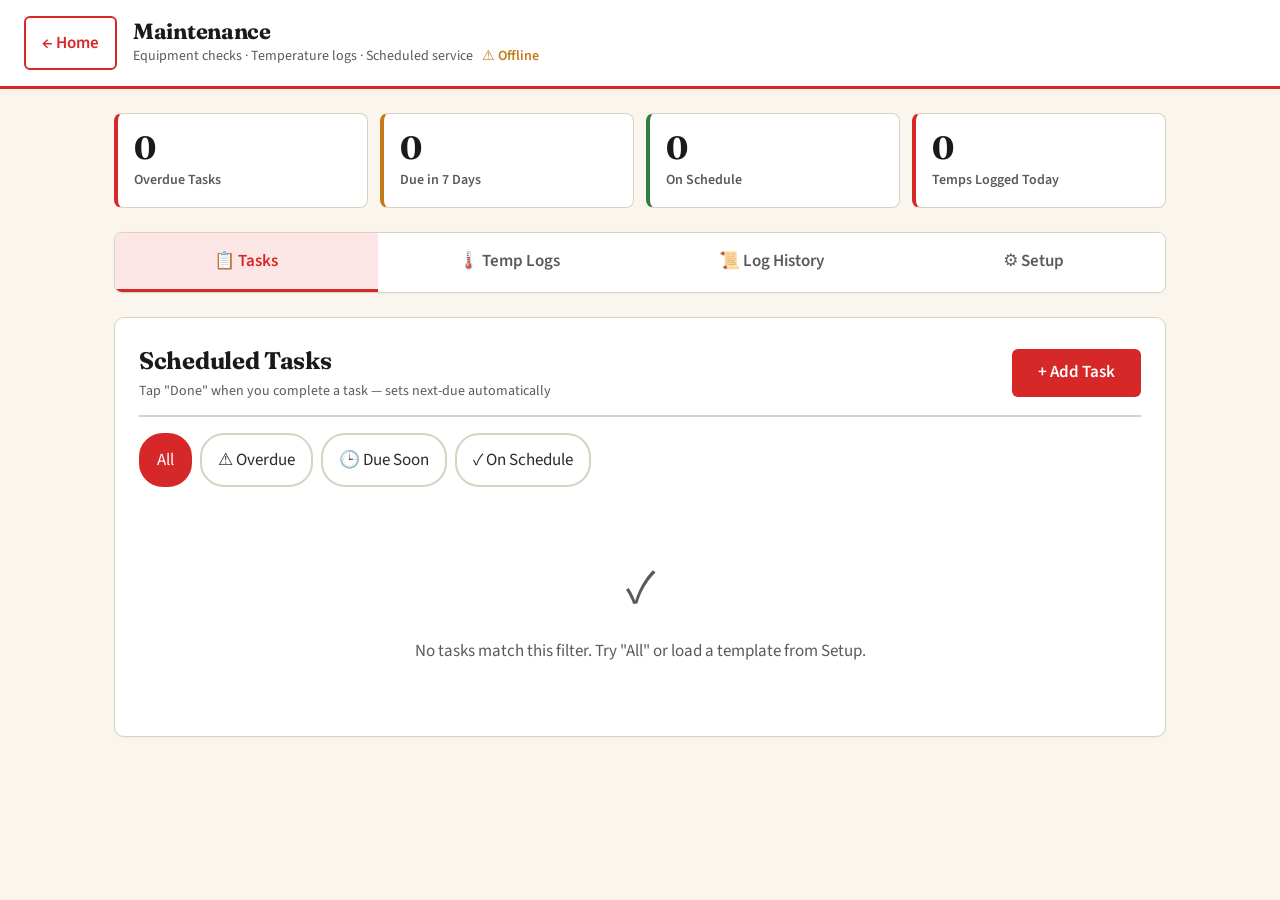
<file: maintenance.html>
<!DOCTYPE html>
<html lang="en">
<head>
<meta charset="UTF-8" />
<meta name="viewport" content="width=device-width, initial-scale=1.0" />
<title>Maintenance · Maricopa Pantry</title>
<link rel="preconnect" href="https://fonts.googleapis.com" />
<link rel="preconnect" href="https://fonts.gstatic.com" crossorigin />
<link href="https://fonts.googleapis.com/css2?family=Fraunces:opsz,wght@9..144,400;9..144,600;9..144,700;9..144,800&family=Source+Sans+3:wght@400;500;600;700&display=swap" rel="stylesheet" />
<link rel="stylesheet" href="pantry.css" />
<style>
  /* Sub-tabs */
  .subtabs {
    display: flex; gap: 0; background: var(--white);
    border: 1px solid var(--line); border-radius: 8px;
    overflow: hidden; margin-bottom: var(--s5);
    box-shadow: 0 1px 3px rgba(0,0,0,0.04);
  }
  .subtab {
    flex: 1; padding: var(--s4); border: none; background: var(--white);
    font-family: inherit; font-size: var(--font-body); font-weight: 600;
    color: var(--gray); cursor: pointer; min-height: var(--tap-min);
    border-bottom: 3px solid transparent;
  }
  .subtab:hover { background: var(--cream); }
  .subtab.active { color: var(--red); border-bottom-color: var(--red); background: var(--red-soft); }
  @media (max-width: 600px) { .subtab { font-size: 14px; padding: var(--s3); } }

  .subpanel { display: none; }
  .subpanel.active { display: block; }

  /* Task cards */
  .task-card {
    background: var(--white); border: 1px solid var(--line); border-left: 4px solid var(--line);
    border-radius: 8px; padding: var(--s4); margin-bottom: var(--s3);
    display: grid; grid-template-columns: 1fr auto; gap: var(--s3); align-items: center;
  }
  .task-card.due-soon { border-left-color: var(--amber); background: var(--amber-soft); }
  .task-card.overdue { border-left-color: var(--red); background: #fdecea; }
  .task-card.ok { border-left-color: var(--green); }
  .task-info { min-width: 0; }
  .task-name { font-weight: 700; font-size: 17px; margin-bottom: 4px; color: var(--black); }
  .task-meta { font-size: 14px; color: var(--gray); }
  .task-meta strong { color: var(--ink); }
  .task-actions { display: flex; gap: var(--s2); flex-shrink: 0; }
  @media (max-width: 600px) {
    .task-card { grid-template-columns: 1fr; }
    .task-actions { justify-content: flex-start; }
  }

  /* Temp log */
  .temp-grid {
    display: grid; grid-template-columns: repeat(auto-fit, minmax(220px, 1fr));
    gap: var(--s3); margin-top: var(--s3);
  }
  .temp-card {
    background: var(--white); border: 1px solid var(--line); border-radius: 8px;
    padding: var(--s4); border-top: 3px solid var(--blue);
  }
  .temp-card.warn { border-top-color: var(--amber); }
  .temp-card.alert { border-top-color: var(--red); background: #fdecea; }
  .temp-card-name { font-weight: 700; font-size: 16px; margin-bottom: 4px; }
  .temp-card-range { font-size: 13px; color: var(--gray); margin-bottom: var(--s3); }
  .temp-input-row { display: flex; gap: var(--s2); align-items: center; }
  .temp-input-row input { flex: 1; font-size: 18px; font-weight: 700; text-align: center; }
  .temp-last {
    font-size: 12px; color: var(--gray); margin-top: var(--s2);
    padding-top: var(--s2); border-top: 1px solid var(--line);
  }
  .temp-last strong { color: var(--ink); }

  .form-grid {
    display: grid; grid-template-columns: 2fr 1fr 1fr;
    gap: var(--s3);
  }
  @media (max-width: 700px) { .form-grid { grid-template-columns: 1fr; } }

  .frequency-pills { display: flex; gap: var(--s2); flex-wrap: wrap; margin-top: var(--s2); }
  .freq-pill {
    padding: var(--s2) var(--s4); border: 2px solid var(--line); background: var(--white);
    border-radius: 20px; font-size: 14px; cursor: pointer; min-height: 40px;
    display: inline-flex; align-items: center;
  }
  .freq-pill:hover { border-color: var(--red); }
  .freq-pill.active { background: var(--red); color: white; border-color: var(--red); }
</style>
</head>
<body>

<div class="header">
  <a class="header-back" href="index.html">← Home</a>
  <div class="header-titles">
    <div class="header-title">Maintenance</div>
    <div class="header-sub">Equipment checks · Temperature logs · Scheduled service &nbsp; <span id="syncStatus" style="font-weight:600;"></span></div>
  </div>
</div>

<div class="container">

  <!-- DASHBOARD STATS -->
  <div class="stat-grid">
    <div class="stat alert">
      <div class="stat-value" id="stat-overdue">0</div>
      <div class="stat-label">Overdue Tasks</div>
    </div>
    <div class="stat warn">
      <div class="stat-value" id="stat-due-soon">0</div>
      <div class="stat-label">Due in 7 Days</div>
    </div>
    <div class="stat ok">
      <div class="stat-value" id="stat-ok">0</div>
      <div class="stat-label">On Schedule</div>
    </div>
    <div class="stat">
      <div class="stat-value" id="stat-temps-today">0</div>
      <div class="stat-label">Temps Logged Today</div>
    </div>
  </div>

  <!-- SUB-TABS -->
  <div class="subtabs">
    <button class="subtab active" onclick="showSubtab('tasks', this)">📋 Tasks</button>
    <button class="subtab" onclick="showSubtab('temps', this)">🌡️ Temp Logs</button>
    <button class="subtab" onclick="showSubtab('history', this)">📜 Log History</button>
    <button class="subtab" onclick="showSubtab('setup', this)">⚙️ Setup</button>
  </div>

  <!-- ============ TASKS ============ -->
  <div id="tasks" class="subpanel active">
    <div class="card">
      <div class="card-header">
        <div>
          <div class="card-title">Scheduled Tasks</div>
          <div class="card-subtitle">Tap "Done" when you complete a task — sets next-due automatically</div>
        </div>
        <div class="btn-row" style="margin:0;">
          <button class="btn btn-primary" onclick="showAddTask()">+ Add Task</button>
        </div>
      </div>

      <div class="chip-group" style="margin-bottom: var(--s4);">
        <div class="chip active" data-filter="all" onclick="filterTasks(this, 'all')">All</div>
        <div class="chip" data-filter="overdue" onclick="filterTasks(this, 'overdue')">⚠️ Overdue</div>
        <div class="chip" data-filter="due-soon" onclick="filterTasks(this, 'due-soon')">🕒 Due Soon</div>
        <div class="chip" data-filter="ok" onclick="filterTasks(this, 'ok')">✓ On Schedule</div>
      </div>

      <div id="taskList"></div>
    </div>

    <!-- ADD/EDIT TASK FORM -->
    <div class="card" id="taskForm" style="display:none;">
      <div class="card-header">
        <div>
          <div class="card-title" id="taskFormTitle">Add Task</div>
        </div>
      </div>
      <input type="hidden" id="taskId" />

      <label>Equipment / Area <span class="required">*</span></label>
      <select id="taskEquipment">
        <option value="">— Select equipment —</option>
        <optgroup label="Refrigeration">
          <option>Walk-in Refrigerator</option>
          <option>Walk-in Freezer</option>
          <option>Reach-in Refrigerator</option>
          <option>Reach-in Freezer</option>
          <option>Refrigerated Truck</option>
        </optgroup>
        <optgroup label="Vehicles">
          <option>Distribution Truck</option>
          <option>Pickup Truck</option>
          <option>Van</option>
        </optgroup>
        <optgroup label="Facility">
          <option>HVAC System</option>
          <option>Building / Roof</option>
          <option>Plumbing</option>
          <option>Electrical</option>
          <option>Restrooms</option>
        </optgroup>
        <optgroup label="Safety">
          <option>Fire Extinguishers</option>
          <option>Smoke / CO Detectors</option>
          <option>First Aid Kit</option>
          <option>Eyewash Station</option>
          <option>Pest Control</option>
        </optgroup>
        <optgroup label="Other">
          <option>Forklift / Pallet Jack</option>
          <option>Generator</option>
          <option>Cleaning Supplies</option>
          <option>Other</option>
        </optgroup>
      </select>

      <label>Task Description <span class="required">*</span></label>
      <input type="text" id="taskName" placeholder="e.g., Change HVAC filter, Check fire extinguisher tag" />

      <label>How often?</label>
      <div class="frequency-pills" id="freqPills">
        <div class="freq-pill" data-freq="daily" onclick="setFreq(this, 'daily')">Daily</div>
        <div class="freq-pill" data-freq="weekly" onclick="setFreq(this, 'weekly')">Weekly</div>
        <div class="freq-pill active" data-freq="monthly" onclick="setFreq(this, 'monthly')">Monthly</div>
        <div class="freq-pill" data-freq="quarterly" onclick="setFreq(this, 'quarterly')">Quarterly</div>
        <div class="freq-pill" data-freq="semi-annual" onclick="setFreq(this, 'semi-annual')">Every 6 months</div>
        <div class="freq-pill" data-freq="annual" onclick="setFreq(this, 'annual')">Yearly</div>
        <div class="freq-pill" data-freq="custom" onclick="setFreq(this, 'custom')">Custom days</div>
      </div>
      <input type="number" id="taskCustomDays" placeholder="Days between" style="display:none; margin-top:var(--s2);" min="1" />

      <div class="form-grid">
        <div>
          <label>Last completed</label>
          <input type="date" id="taskLastDone" />
          <div class="help-text">Leave blank if never done</div>
        </div>
        <div>
          <label>Assigned to</label>
          <input type="text" id="taskAssigned" placeholder="Volunteer name" />
        </div>
        <div>
          <label>Priority</label>
          <select id="taskPriority">
            <option value="normal">Normal</option>
            <option value="critical">Critical (safety/compliance)</option>
            <option value="low">Low</option>
          </select>
        </div>
      </div>

      <label>Notes</label>
      <input type="text" id="taskNotes" placeholder="e.g., Filter size 20x25x1, vendor contact, etc." />

      <div class="btn-row">
        <button class="btn btn-primary btn-large" onclick="saveTask()">💾 Save Task</button>
        <button class="btn btn-neutral btn-large" onclick="hideAddTask()">Cancel</button>
      </div>
    </div>
  </div>

  <!-- ============ TEMP LOGS ============ -->
  <div id="temps" class="subpanel">
    <div class="card">
      <div class="card-header">
        <div>
          <div class="card-title">Daily Temperature Log</div>
          <div class="card-subtitle">Health inspectors love these. Walk around at opening and log each unit.</div>
        </div>
      </div>

      <div class="notice notice-info">
        💡 <strong>Safe ranges:</strong> Refrigerators 32–40°F · Freezers 0°F or below. Out-of-range readings will flag red — investigate before stocking with food.
      </div>

      <div class="temp-grid" id="tempGrid"></div>

      <div style="margin-top: var(--s5);" class="btn-row">
        <button class="btn btn-secondary" onclick="addTempUnit()">+ Add Refrigeration Unit</button>
      </div>
    </div>
  </div>

  <!-- ============ LOG HISTORY ============ -->
  <div id="history" class="subpanel">
    <div class="card">
      <div class="card-header">
        <div>
          <div class="card-title">Completion Log</div>
          <div class="card-subtitle">Every task completion and temp reading, last 90 days</div>
        </div>
        <div class="btn-row" style="margin:0;">
          <button class="btn btn-neutral" onclick="exportLogCSV()">📊 Export CSV</button>
          <button class="btn btn-neutral" onclick="window.print()">🖨️ Print</button>
        </div>
      </div>

      <div class="chip-group" style="margin-bottom: var(--s4);">
        <div class="chip active" data-logfilter="all" onclick="filterLog(this, 'all')">All</div>
        <div class="chip" data-logfilter="tasks" onclick="filterLog(this, 'tasks')">Task completions</div>
        <div class="chip" data-logfilter="temps" onclick="filterLog(this, 'temps')">Temp readings</div>
        <div class="chip" data-logfilter="alerts" onclick="filterLog(this, 'alerts')">⚠️ Out-of-range only</div>
      </div>

      <div class="table-wrap">
        <table>
          <thead>
            <tr><th>Date</th><th>Type</th><th>Equipment</th><th>Detail</th><th>By</th></tr>
          </thead>
          <tbody id="historyBody"></tbody>
        </table>
      </div>
    </div>
  </div>

  <!-- ============ SETUP ============ -->
  <div id="setup" class="subpanel">
    <div class="card">
      <div class="card-header">
        <div>
          <div class="card-title">Setup & Starter Tasks</div>
          <div class="card-subtitle">Pre-built task list based on food pantry best practices</div>
        </div>
      </div>

      <div class="notice notice-warn">
        ⚠️ Loading starter tasks <strong>adds them to your existing list</strong>. Run this once when setting up. After that, edit/delete tasks as needed.
      </div>

      <h3 class="subsection-title">Available Templates</h3>

      <div style="display: grid; gap: var(--s3); margin-top: var(--s3);">
        <div class="task-card">
          <div class="task-info">
            <div class="task-name">🍴 Food Pantry Essentials (recommended)</div>
            <div class="task-meta">21 tasks · Daily temp checks, weekly cleaning, monthly fire/safety, quarterly HVAC, annual recerts</div>
          </div>
          <div class="task-actions">
            <button class="btn btn-primary" onclick="loadTemplate('essentials')">Load</button>
          </div>
        </div>

        <div class="task-card">
          <div class="task-info">
            <div class="task-name">🚚 Vehicle Maintenance</div>
            <div class="task-meta">8 tasks · Truck oil, tires, brakes, registration, refrigeration unit checks</div>
          </div>
          <div class="task-actions">
            <button class="btn btn-primary" onclick="loadTemplate('vehicles')">Load</button>
          </div>
        </div>

        <div class="task-card">
          <div class="task-info">
            <div class="task-name">🏢 Warehouse Move-In (when ready)</div>
            <div class="task-meta">9 tasks · Initial pest inspection, racking install check, dock seal, lighting, fire system</div>
          </div>
          <div class="task-actions">
            <button class="btn btn-primary" onclick="loadTemplate('warehouse')">Load</button>
          </div>
        </div>
      </div>

      <h3 class="subsection-title">Refrigeration Units (for temp log)</h3>
      <p class="muted" style="margin-bottom: var(--s3);">Add the fridges and freezers you check daily. The Temp Logs tab will show one card per unit.</p>
      <div id="tempUnitList"></div>
      <div class="btn-row">
        <button class="btn btn-secondary" onclick="loadDefaultTempUnits()">Load Default Units (Walk-in Fridge, Walk-in Freezer, Truck Reefer)</button>
      </div>

      <h3 class="subsection-title">Danger Zone</h3>
      <p class="muted">Resetting clears all maintenance tasks, temp units, and completion log. Sign-in and inventory data are not affected.</p>
      <div class="btn-row">
        <button class="btn btn-danger" onclick="resetMaintenance()">⚠️ Reset All Maintenance Data</button>
      </div>
    </div>
  </div>

</div>

<div id="toast" class="toast"></div>

<script>
// ============ STORAGE ============
const PANTRY_SERVER = 'https://api.little6llc.com:3001/pantry';
const STORAGE_KEY = 'maricopa_pantry_v1';
function loadData() {
  try { const r = localStorage.getItem(STORAGE_KEY); return r ? JSON.parse(r) : defaultData(); } catch(e){ return defaultData(); }
}
function defaultData() {
  return { signins: [], inventory: [], distributions: [], maintenance: [], maintenanceLog: [], tempUnits: [], tempReadings: [], volunteers: [], settings: {} };
}
function ensureKeys(d) {
  d.maintenance = d.maintenance || [];
  d.maintenanceLog = d.maintenanceLog || [];
  d.tempUnits = d.tempUnits || [];
  d.tempReadings = d.tempReadings || [];
  return d;
}
function saveData(d) {
  try { localStorage.setItem(STORAGE_KEY, JSON.stringify(d)); } catch(e){ showToast('Save failed', true); }
  scheduleMaintSync(d);
}

// ---- SERVER SYNC ----
let maintPushTimer = null;
function scheduleMaintSync(d) {
  clearTimeout(maintPushTimer);
  maintPushTimer = setTimeout(async () => {
    try {
      await fetch(PANTRY_SERVER + '/maintenance', {
        method: 'POST',
        headers: { 'Content-Type': 'application/json' },
        body: JSON.stringify({
          maintenance: d.maintenance || [],
          maintenanceLog: d.maintenanceLog || [],
          tempUnits: d.tempUnits || [],
          tempReadings: d.tempReadings || []
        })
      });
      setSyncStatus('saved');
    } catch (e) { setSyncStatus('offline'); }
  }, 600);
}
async function pullMaintFromServer() {
  try {
    const res = await fetch(PANTRY_SERVER + '/maintenance');
    if (!res.ok) throw new Error('server');
    const sd = await res.json();
    const local = ensureKeys(loadData());
    local.maintenance = sd.maintenance || [];
    local.maintenanceLog = sd.maintenanceLog || [];
    local.tempUnits = sd.tempUnits || [];
    local.tempReadings = sd.tempReadings || [];
    localStorage.setItem(STORAGE_KEY, JSON.stringify(local));
    setSyncStatus('saved');
  } catch (e) { setSyncStatus('offline'); }

  // Also pull assets so the equipment dropdown lists them
  try {
    const res2 = await fetch(PANTRY_SERVER + '/assets');
    if (res2.ok) {
      const ad = await res2.json();
      const local = ensureKeys(loadData());
      local.assets = ad.assets || [];
      localStorage.setItem(STORAGE_KEY, JSON.stringify(local));
    }
  } catch (e) {}
}
function setSyncStatus(state) {
  const el = document.getElementById('syncStatus'); if (!el) return;
  if (state === 'saved') { el.textContent = '☁️ Saved'; el.style.color = 'var(--green)'; }
  else if (state === 'offline') { el.textContent = '⚠️ Offline'; el.style.color = 'var(--amber)'; }
}

// Populate the equipment dropdown with assets + fallback options
function populateEquipmentDropdown() {
  const sel = document.getElementById('taskEquipment');
  if (!sel) return;
  const current = sel.value;
  const data = ensureKeys(loadData());
  const assets = (data.assets || []).filter(a => a.status !== 'disposed');

  let html = '<option value="">— Select equipment —</option>';
  if (assets.length > 0) {
    html += '<optgroup label="From Asset Registry">';
    assets.forEach(a => {
      const label = (a.tag ? a.tag + ' · ' : '') + a.name;
      html += '<option value="' + escapeHtml(label) + '">' + escapeHtml(label) + '</option>';
    });
    html += '</optgroup>';
  }
  html += '<optgroup label="General">';
  ['Walk-in Refrigerator','Walk-in Freezer','Reach-in Refrigerator','Reach-in Freezer',
   'HVAC','Truck','Forklift','Pallet Jack','Building / Roof','Restrooms',
   'Fire Extinguishers','Smoke / CO Detectors','Pest Control','Electrical','Plumbing','Other'
  ].forEach(name => { html += '<option value="' + name + '">' + name + '</option>'; });
  html += '</optgroup>';
  sel.innerHTML = html;
  if (current) sel.value = current;
}
function showToast(msg, isErr) {
  const t = document.getElementById('toast'); t.textContent = msg;
  t.className = 'toast show' + (isErr ? ' error' : '');
  setTimeout(() => t.className = 'toast', 2500);
}
function uuid() { return 'm-' + Date.now() + '-' + Math.random().toString(36).slice(2,7); }

// ============ FREQUENCY HELPERS ============
const freqDays = { daily: 1, weekly: 7, monthly: 30, quarterly: 91, 'semi-annual': 182, annual: 365 };

function computeNextDue(lastDone, frequency, customDays) {
  if (!lastDone) return null;
  const last = new Date(lastDone + 'T12:00:00');
  const days = frequency === 'custom' ? (parseInt(customDays) || 30) : freqDays[frequency];
  if (!days) return null;
  const next = new Date(last);
  next.setDate(next.getDate() + days);
  return next.toISOString().slice(0, 10);
}

function statusOf(nextDue) {
  if (!nextDue) return 'never';
  const today = new Date(); today.setHours(0,0,0,0);
  const due = new Date(nextDue + 'T12:00:00');
  const days = Math.ceil((due - today) / 86400000);
  if (days < 0) return 'overdue';
  if (days <= 7) return 'due-soon';
  return 'ok';
}

function statusLabel(status, nextDue) {
  if (status === 'never') return '<span class="badge badge-gray">Never done</span>';
  const today = new Date(); today.setHours(0,0,0,0);
  const due = new Date(nextDue + 'T12:00:00');
  const days = Math.ceil((due - today) / 86400000);
  if (status === 'overdue') return '<span class="badge badge-red">Overdue ' + Math.abs(days) + ' days</span>';
  if (status === 'due-soon') return '<span class="badge badge-amber">Due in ' + days + ' days</span>';
  return '<span class="badge badge-green">Due in ' + days + ' days</span>';
}

// ============ SUB-TABS ============
function showSubtab(id, btn) {
  document.querySelectorAll('.subpanel').forEach(p => p.classList.remove('active'));
  document.querySelectorAll('.subtab').forEach(b => b.classList.remove('active'));
  document.getElementById(id).classList.add('active');
  btn.classList.add('active');
  if (id === 'tasks') renderTasks();
  if (id === 'temps') renderTempGrid();
  if (id === 'history') renderHistory();
  if (id === 'setup') renderTempUnitList();
}

// ============ TASKS ============
let currentFilter = 'all';
let currentFreq = 'monthly';

function filterTasks(chip, filter) {
  document.querySelectorAll('[data-filter]').forEach(c => c.classList.remove('active'));
  chip.classList.add('active');
  currentFilter = filter;
  renderTasks();
}

function renderTasks() {
  const data = ensureKeys(loadData());
  const list = document.getElementById('taskList');

  // Compute status for all tasks
  const tasks = data.maintenance.map(t => ({
    ...t,
    _status: statusOf(t.nextDue)
  }));

  // Filter
  let filtered = tasks;
  if (currentFilter !== 'all') filtered = tasks.filter(t => t._status === currentFilter || (currentFilter === 'overdue' && t._status === 'never'));

  // Sort: overdue → due-soon → ok → never
  const order = { 'overdue': 0, 'never': 1, 'due-soon': 2, 'ok': 3 };
  filtered.sort((a,b) => (order[a._status] || 99) - (order[b._status] || 99));

  // Update dashboard
  document.getElementById('stat-overdue').textContent = tasks.filter(t => t._status === 'overdue' || t._status === 'never').length;
  document.getElementById('stat-due-soon').textContent = tasks.filter(t => t._status === 'due-soon').length;
  document.getElementById('stat-ok').textContent = tasks.filter(t => t._status === 'ok').length;
  const today = new Date().toISOString().slice(0,10);
  document.getElementById('stat-temps-today').textContent = data.tempReadings.filter(r => r.date === today).length;

  if (filtered.length === 0) {
    list.innerHTML = '<div class="empty"><div class="empty-icon">✓</div>No tasks match this filter. Try "All" or load a template from Setup.</div>';
    return;
  }

  list.innerHTML = filtered.map(t => {
    const statusClass = t._status === 'overdue' || t._status === 'never' ? 'overdue' : t._status === 'due-soon' ? 'due-soon' : 'ok';
    const freqLabel = t.frequency === 'custom' ? `every ${t.customDays} days` : t.frequency;
    const priority = t.priority === 'critical' ? ' <span class="badge badge-red">CRITICAL</span>' : '';
    return `<div class="task-card ${statusClass}">
      <div class="task-info">
        <div class="task-name">${escapeHtml(t.name)}${priority}</div>
        <div class="task-meta">
          <strong>${escapeHtml(t.equipment || '—')}</strong> · ${freqLabel}
          ${t.lastDone ? ' · last done <strong>' + formatDate(t.lastDone) + '</strong>' : ''}
          ${t.assigned ? ' · ' + escapeHtml(t.assigned) : ''}
        </div>
        <div style="margin-top: 6px;">${statusLabel(t._status, t.nextDue)}</div>
        ${t.notes ? '<div class="task-meta" style="margin-top:4px; font-style:italic;">' + escapeHtml(t.notes) + '</div>' : ''}
      </div>
      <div class="task-actions">
        <button class="btn btn-success" onclick="markDone('${t.id}')">✓ Done</button>
        <button class="btn btn-neutral" onclick="editTask('${t.id}')">✎</button>
        <button class="btn btn-neutral" onclick="deleteTask('${t.id}')">✕</button>
      </div>
    </div>`;
  }).join('');
}

function showAddTask() {
  document.getElementById('taskForm').style.display = '';
  document.getElementById('taskFormTitle').textContent = 'Add Task';
  document.getElementById('taskId').value = '';
  document.getElementById('taskEquipment').value = '';
  document.getElementById('taskName').value = '';
  document.getElementById('taskLastDone').value = '';
  document.getElementById('taskAssigned').value = '';
  document.getElementById('taskNotes').value = '';
  document.getElementById('taskPriority').value = 'normal';
  document.getElementById('taskCustomDays').value = '';
  document.getElementById('taskCustomDays').style.display = 'none';
  currentFreq = 'monthly';
  document.querySelectorAll('[data-freq]').forEach(p => p.classList.toggle('active', p.dataset.freq === 'monthly'));
  document.getElementById('taskForm').scrollIntoView({behavior: 'smooth', block: 'start'});
}

function hideAddTask() {
  document.getElementById('taskForm').style.display = 'none';
}

function setFreq(pill, freq) {
  document.querySelectorAll('[data-freq]').forEach(p => p.classList.remove('active'));
  pill.classList.add('active');
  currentFreq = freq;
  document.getElementById('taskCustomDays').style.display = freq === 'custom' ? '' : 'none';
}

function saveTask() {
  const equipment = document.getElementById('taskEquipment').value;
  const name = document.getElementById('taskName').value.trim();
  if (!equipment) { showToast('Select equipment first', true); return; }
  if (!name) { showToast('Task description required', true); return; }

  const data = ensureKeys(loadData());
  const id = document.getElementById('taskId').value || uuid();
  const lastDone = document.getElementById('taskLastDone').value || '';
  const customDays = document.getElementById('taskCustomDays').value || '';
  const task = {
    id: id,
    equipment: equipment,
    name: name,
    frequency: currentFreq,
    customDays: customDays,
    lastDone: lastDone,
    nextDue: computeNextDue(lastDone, currentFreq, customDays),
    assigned: document.getElementById('taskAssigned').value.trim(),
    priority: document.getElementById('taskPriority').value,
    notes: document.getElementById('taskNotes').value.trim()
  };

  const existing = data.maintenance.findIndex(t => t.id === id);
  if (existing >= 0) data.maintenance[existing] = task;
  else data.maintenance.push(task);
  saveData(data);

  showToast('Task saved');
  hideAddTask();
  renderTasks();
}

function editTask(id) {
  const data = ensureKeys(loadData());
  const t = data.maintenance.find(x => x.id === id);
  if (!t) return;
  document.getElementById('taskForm').style.display = '';
  document.getElementById('taskFormTitle').textContent = 'Edit Task';
  document.getElementById('taskId').value = t.id;
  document.getElementById('taskEquipment').value = t.equipment || '';
  document.getElementById('taskName').value = t.name || '';
  document.getElementById('taskLastDone').value = t.lastDone || '';
  document.getElementById('taskAssigned').value = t.assigned || '';
  document.getElementById('taskNotes').value = t.notes || '';
  document.getElementById('taskPriority').value = t.priority || 'normal';
  document.getElementById('taskCustomDays').value = t.customDays || '';
  currentFreq = t.frequency || 'monthly';
  document.querySelectorAll('[data-freq]').forEach(p => p.classList.toggle('active', p.dataset.freq === currentFreq));
  document.getElementById('taskCustomDays').style.display = currentFreq === 'custom' ? '' : 'none';
  document.getElementById('taskForm').scrollIntoView({behavior: 'smooth', block: 'start'});
}

function deleteTask(id) {
  if (!confirm('Delete this task? Completion log entries will remain.')) return;
  const data = ensureKeys(loadData());
  data.maintenance = data.maintenance.filter(t => t.id !== id);
  saveData(data);
  renderTasks();
  showToast('Task deleted');
}

function markDone(id) {
  const data = ensureKeys(loadData());
  const t = data.maintenance.find(x => x.id === id);
  if (!t) return;
  const today = new Date().toISOString().slice(0, 10);
  const previousLast = t.lastDone;
  t.lastDone = today;
  t.nextDue = computeNextDue(today, t.frequency, t.customDays);
  // Log it
  data.maintenanceLog.push({
    id: uuid(),
    type: 'task',
    taskId: t.id,
    equipment: t.equipment,
    name: t.name,
    date: today,
    timestamp: new Date().toISOString(),
    by: t.assigned || 'volunteer',
    previousLast: previousLast || ''
  });
  saveData(data);
  showToast('✓ Done — next due ' + formatDate(t.nextDue));
  renderTasks();
}

// ============ TEMPLATES ============
const templates = {
  essentials: [
    { equipment: 'Walk-in Refrigerator', name: 'Check temp (open + midday)', frequency: 'daily', priority: 'critical' },
    { equipment: 'Walk-in Freezer', name: 'Check temp (open + midday)', frequency: 'daily', priority: 'critical' },
    { equipment: 'Reach-in Refrigerator', name: 'Check temp', frequency: 'daily', priority: 'critical' },
    { equipment: 'Reach-in Freezer', name: 'Check temp', frequency: 'daily', priority: 'critical' },
    { equipment: 'Restrooms', name: 'Restock and clean', frequency: 'daily' },
    { equipment: 'Building / Roof', name: 'Floor sweep and mop common areas', frequency: 'weekly' },
    { equipment: 'Walk-in Refrigerator', name: 'Deep clean — empty, scrub, sanitize', frequency: 'monthly', priority: 'critical' },
    { equipment: 'Walk-in Freezer', name: 'Deep clean — defrost coils, check seals', frequency: 'monthly' },
    { equipment: 'Pest Control', name: 'Monthly pest service visit', frequency: 'monthly', priority: 'critical' },
    { equipment: 'Fire Extinguishers', name: 'Visual check — pressure gauge in green', frequency: 'monthly', priority: 'critical' },
    { equipment: 'Smoke / CO Detectors', name: 'Test detector buttons', frequency: 'monthly', priority: 'critical' },
    { equipment: 'First Aid Kit', name: 'Restock and check expirations', frequency: 'monthly' },
    { equipment: 'HVAC System', name: 'Change filters', frequency: 'quarterly', notes: 'Note filter size when adding' },
    { equipment: 'HVAC System', name: 'Professional HVAC service', frequency: 'semi-annual', priority: 'critical' },
    { equipment: 'Building / Roof', name: 'Inspect roof for damage/leaks', frequency: 'semi-annual' },
    { equipment: 'Fire Extinguishers', name: 'Annual professional inspection (signed tag)', frequency: 'annual', priority: 'critical' },
    { equipment: 'Building / Roof', name: 'Gutter clean-out', frequency: 'annual' },
    { equipment: 'Plumbing', name: 'Check for leaks, water heater service', frequency: 'annual' },
    { equipment: 'Electrical', name: 'Visual panel inspection, GFCI test', frequency: 'annual', priority: 'critical' },
    { equipment: 'Generator', name: 'Run test under load', frequency: 'quarterly' },
    { equipment: 'Eyewash Station', name: 'Flush eyewash for 3 minutes', frequency: 'weekly', priority: 'critical' }
  ],
  vehicles: [
    { equipment: 'Distribution Truck', name: 'Check tire pressure', frequency: 'weekly', priority: 'critical' },
    { equipment: 'Distribution Truck', name: 'Oil change', frequency: 'custom', customDays: 90, notes: 'Or every 5,000 miles, whichever first' },
    { equipment: 'Distribution Truck', name: 'Tire rotation', frequency: 'semi-annual' },
    { equipment: 'Distribution Truck', name: 'Brake inspection', frequency: 'semi-annual', priority: 'critical' },
    { equipment: 'Distribution Truck', name: 'Annual registration renewal', frequency: 'annual', priority: 'critical' },
    { equipment: 'Distribution Truck', name: 'Annual safety inspection', frequency: 'annual', priority: 'critical' },
    { equipment: 'Refrigerated Truck', name: 'Reefer pre-trip temp check', frequency: 'weekly', priority: 'critical' },
    { equipment: 'Refrigerated Truck', name: 'Reefer professional service', frequency: 'semi-annual', priority: 'critical' }
  ],
  warehouse: [
    { equipment: 'Pest Control', name: 'Initial pest inspection & treatment plan', frequency: 'custom', customDays: 365, priority: 'critical' },
    { equipment: 'Building / Roof', name: 'Racking install certification check', frequency: 'annual', priority: 'critical' },
    { equipment: 'Building / Roof', name: 'Loading dock seal inspection', frequency: 'quarterly' },
    { equipment: 'Electrical', name: 'Warehouse lighting check', frequency: 'monthly' },
    { equipment: 'Fire Extinguishers', name: 'Warehouse fire system inspection', frequency: 'annual', priority: 'critical' },
    { equipment: 'Forklift / Pallet Jack', name: 'Daily pre-shift inspection', frequency: 'daily', priority: 'critical' },
    { equipment: 'Forklift / Pallet Jack', name: 'Annual professional service', frequency: 'annual', priority: 'critical' },
    { equipment: 'Building / Roof', name: 'Sprinkler head inspection (if applicable)', frequency: 'annual', priority: 'critical' },
    { equipment: 'Building / Roof', name: 'Emergency exit path clear check', frequency: 'weekly', priority: 'critical' }
  ]
};

function loadTemplate(key) {
  const tpl = templates[key];
  if (!tpl) return;
  if (!confirm('Add ' + tpl.length + ' tasks from this template? Your existing tasks will remain.')) return;
  const data = ensureKeys(loadData());
  tpl.forEach(t => {
    data.maintenance.push({
      id: uuid(),
      equipment: t.equipment,
      name: t.name,
      frequency: t.frequency,
      customDays: t.customDays || '',
      lastDone: '',
      nextDue: null,
      assigned: '',
      priority: t.priority || 'normal',
      notes: t.notes || ''
    });
  });
  saveData(data);
  showToast('Added ' + tpl.length + ' tasks');
}

// ============ TEMP UNITS & READINGS ============
const defaultTempUnits = [
  { id: 'walk-in-fridge', name: 'Walk-in Refrigerator', minF: 32, maxF: 40 },
  { id: 'walk-in-freezer', name: 'Walk-in Freezer', minF: -10, maxF: 0 },
  { id: 'truck-reefer', name: 'Truck Reefer', minF: 32, maxF: 40 }
];

function loadDefaultTempUnits() {
  const data = ensureKeys(loadData());
  defaultTempUnits.forEach(u => {
    if (!data.tempUnits.find(x => x.id === u.id)) data.tempUnits.push({...u});
  });
  saveData(data);
  renderTempUnitList();
  showToast('Default units loaded');
}

function addTempUnit() {
  const name = prompt('Unit name (e.g., "Reach-in Fridge #2"):');
  if (!name) return;
  const isFreezer = confirm('Is this a FREEZER? (Cancel for refrigerator)');
  const data = ensureKeys(loadData());
  data.tempUnits.push({
    id: uuid(),
    name: name,
    minF: isFreezer ? -10 : 32,
    maxF: isFreezer ? 0 : 40
  });
  saveData(data);
  renderTempGrid();
  renderTempUnitList();
  showToast('Unit added');
}

function removeTempUnit(id) {
  if (!confirm('Remove this unit from temp logging? Past readings will remain in history.')) return;
  const data = ensureKeys(loadData());
  data.tempUnits = data.tempUnits.filter(u => u.id !== id);
  saveData(data);
  renderTempUnitList();
  renderTempGrid();
}

function renderTempUnitList() {
  const data = ensureKeys(loadData());
  const div = document.getElementById('tempUnitList');
  if (!div) return;
  if (data.tempUnits.length === 0) {
    div.innerHTML = '<p class="muted" style="padding: var(--s3);">No refrigeration units yet. Load defaults or add custom ones.</p>';
    return;
  }
  div.innerHTML = data.tempUnits.map(u => `
    <div class="task-card">
      <div class="task-info">
        <div class="task-name">${escapeHtml(u.name)}</div>
        <div class="task-meta">Safe range: ${u.minF}°F to ${u.maxF}°F</div>
      </div>
      <div class="task-actions">
        <button class="btn btn-neutral" onclick="removeTempUnit('${u.id}')">✕</button>
      </div>
    </div>
  `).join('');
}

function renderTempGrid() {
  const data = ensureKeys(loadData());
  const div = document.getElementById('tempGrid');
  if (!div) return;
  if (data.tempUnits.length === 0) {
    div.innerHTML = '<div class="empty" style="grid-column: 1/-1;"><div class="empty-icon">🌡️</div>No refrigeration units yet. Go to Setup tab to add some.</div>';
    return;
  }

  const today = new Date().toISOString().slice(0,10);
  div.innerHTML = data.tempUnits.map(u => {
    const lastReading = [...data.tempReadings].filter(r => r.unitId === u.id).sort((a,b) => b.timestamp.localeCompare(a.timestamp))[0];
    const lastF = lastReading ? lastReading.tempF : null;
    let cardClass = '';
    if (lastF !== null) {
      if (lastF < u.minF || lastF > u.maxF) cardClass = 'alert';
      else if (lastF < u.minF + 3 || lastF > u.maxF - 3) cardClass = 'warn';
    }
    const todayReading = data.tempReadings.find(r => r.unitId === u.id && r.date === today);
    return `<div class="temp-card ${cardClass}">
      <div class="temp-card-name">${escapeHtml(u.name)}</div>
      <div class="temp-card-range">Safe: ${u.minF}°F to ${u.maxF}°F</div>
      <div class="temp-input-row">
        <input type="number" id="temp-${u.id}" placeholder="°F" step="0.1" value="${todayReading ? todayReading.tempF : ''}" />
        <button class="btn btn-primary" onclick="logTemp('${u.id}')">Log</button>
      </div>
      <div class="temp-last">
        ${lastReading
          ? `Last: <strong>${lastReading.tempF}°F</strong> on ${formatDate(lastReading.date)} ${lastReading.time ? 'at ' + lastReading.time : ''}`
          : 'No readings yet'}
      </div>
    </div>`;
  }).join('');
}

function logTemp(unitId) {
  const data = ensureKeys(loadData());
  const unit = data.tempUnits.find(u => u.id === unitId);
  if (!unit) return;
  const input = document.getElementById('temp-' + unitId);
  const tempF = parseFloat(input.value);
  if (isNaN(tempF)) { showToast('Enter a number first', true); return; }
  const now = new Date();
  const today = now.toISOString().slice(0,10);
  // Remove any prior reading today for this unit (only one per day)
  data.tempReadings = data.tempReadings.filter(r => !(r.unitId === unitId && r.date === today));
  const outOfRange = tempF < unit.minF || tempF > unit.maxF;
  data.tempReadings.push({
    id: uuid(),
    unitId: unitId,
    unitName: unit.name,
    tempF: tempF,
    date: today,
    time: now.toLocaleTimeString('en-US', {hour: '2-digit', minute: '2-digit'}),
    timestamp: now.toISOString(),
    outOfRange: outOfRange,
    minF: unit.minF,
    maxF: unit.maxF
  });
  saveData(data);
  if (outOfRange) {
    showToast('⚠️ ' + tempF + '°F is OUT OF RANGE for ' + unit.name, true);
  } else {
    showToast('Logged ' + tempF + '°F');
  }
  renderTempGrid();
}

// ============ HISTORY ============
let currentLogFilter = 'all';
function filterLog(chip, filter) {
  document.querySelectorAll('[data-logfilter]').forEach(c => c.classList.remove('active'));
  chip.classList.add('active');
  currentLogFilter = filter;
  renderHistory();
}

function renderHistory() {
  const data = ensureKeys(loadData());
  const today = new Date();
  const ninetyAgo = new Date(today); ninetyAgo.setDate(ninetyAgo.getDate() - 90);

  // Combine task completions and temp readings into one timeline
  let entries = [];
  data.maintenanceLog.forEach(l => {
    if (new Date(l.date) >= ninetyAgo) {
      entries.push({
        type: 'task',
        date: l.date,
        timestamp: l.timestamp,
        equipment: l.equipment,
        detail: l.name,
        by: l.by || ''
      });
    }
  });
  data.tempReadings.forEach(r => {
    if (new Date(r.date) >= ninetyAgo) {
      entries.push({
        type: r.outOfRange ? 'temp-alert' : 'temp',
        date: r.date,
        timestamp: r.timestamp,
        equipment: r.unitName,
        detail: r.tempF + '°F' + (r.outOfRange ? ' (OUT OF RANGE: ' + r.minF + '–' + r.maxF + ')' : ''),
        by: ''
      });
    }
  });

  // Filter
  if (currentLogFilter === 'tasks') entries = entries.filter(e => e.type === 'task');
  if (currentLogFilter === 'temps') entries = entries.filter(e => e.type === 'temp' || e.type === 'temp-alert');
  if (currentLogFilter === 'alerts') entries = entries.filter(e => e.type === 'temp-alert');

  // Sort newest first
  entries.sort((a,b) => b.timestamp.localeCompare(a.timestamp));

  const tbody = document.getElementById('historyBody');
  if (entries.length === 0) {
    tbody.innerHTML = '<tr><td colspan="5" class="empty">No log entries match this filter</td></tr>';
    return;
  }
  tbody.innerHTML = entries.map(e => {
    const typeBadge = e.type === 'task' ? '<span class="badge badge-blue">Task</span>'
      : e.type === 'temp-alert' ? '<span class="badge badge-red">⚠ Temp</span>'
      : '<span class="badge badge-green">Temp</span>';
    const rowClass = e.type === 'temp-alert' ? 'row-alert' : '';
    return `<tr class="${rowClass}">
      <td>${formatDate(e.date)}</td>
      <td>${typeBadge}</td>
      <td>${escapeHtml(e.equipment || '—')}</td>
      <td>${escapeHtml(e.detail || '')}</td>
      <td>${escapeHtml(e.by || '')}</td>
    </tr>`;
  }).join('');
}

function exportLogCSV() {
  const data = ensureKeys(loadData());
  let csv = 'Date,Type,Equipment,Detail,By\n';
  const all = [];
  data.maintenanceLog.forEach(l => all.push({
    date: l.date, type: 'Task completed', equipment: l.equipment, detail: l.name, by: l.by || '', timestamp: l.timestamp
  }));
  data.tempReadings.forEach(r => all.push({
    date: r.date,
    type: r.outOfRange ? 'TEMP ALERT' : 'Temperature',
    equipment: r.unitName,
    detail: r.tempF + 'F' + (r.outOfRange ? ' (out of range ' + r.minF + '-' + r.maxF + ')' : ''),
    by: '',
    timestamp: r.timestamp
  }));
  all.sort((a,b) => b.timestamp.localeCompare(a.timestamp));
  all.forEach(e => {
    csv += `${e.date},"${e.type}","${e.equipment || ''}","${e.detail || ''}","${e.by || ''}"\n`;
  });
  const blob = new Blob([csv], {type: 'text/csv'});
  const url = URL.createObjectURL(blob);
  const a = document.createElement('a');
  a.href = url;
  a.download = 'maintenance_log_' + new Date().toISOString().slice(0,10) + '.csv';
  a.click();
  URL.revokeObjectURL(url);
}

// ============ RESET ============
function resetMaintenance() {
  if (!confirm('Reset all maintenance data (tasks, temp units, completion log)?\n\nSign-in and inventory data are NOT affected.')) return;
  const data = ensureKeys(loadData());
  data.maintenance = [];
  data.maintenanceLog = [];
  data.tempUnits = [];
  data.tempReadings = [];
  saveData(data);
  renderTasks();
  renderTempGrid();
  renderTempUnitList();
  renderHistory();
  showToast('Maintenance data cleared');
}

// ============ UTILS ============
function escapeHtml(s) {
  return String(s == null ? '' : s).replace(/[&<>"']/g, c => ({'&':'&amp;','<':'&lt;','>':'&gt;','"':'&quot;',"'":'&#39;'}[c]));
}
function formatDate(s) {
  if (!s) return '—';
  try {
    return new Date(s + 'T12:00:00').toLocaleDateString('en-US', {month: 'short', day: 'numeric', year: 'numeric'});
  } catch(e) { return s; }
}

// ============ INIT ============
populateEquipmentDropdown();
renderTasks();
renderTempGrid();
renderTempUnitList();

pullMaintFromServer().then(() => {
  populateEquipmentDropdown();
  renderTasks();
  renderTempGrid();
  renderTempUnitList();
});
</script>

</body>
</html>
</file>
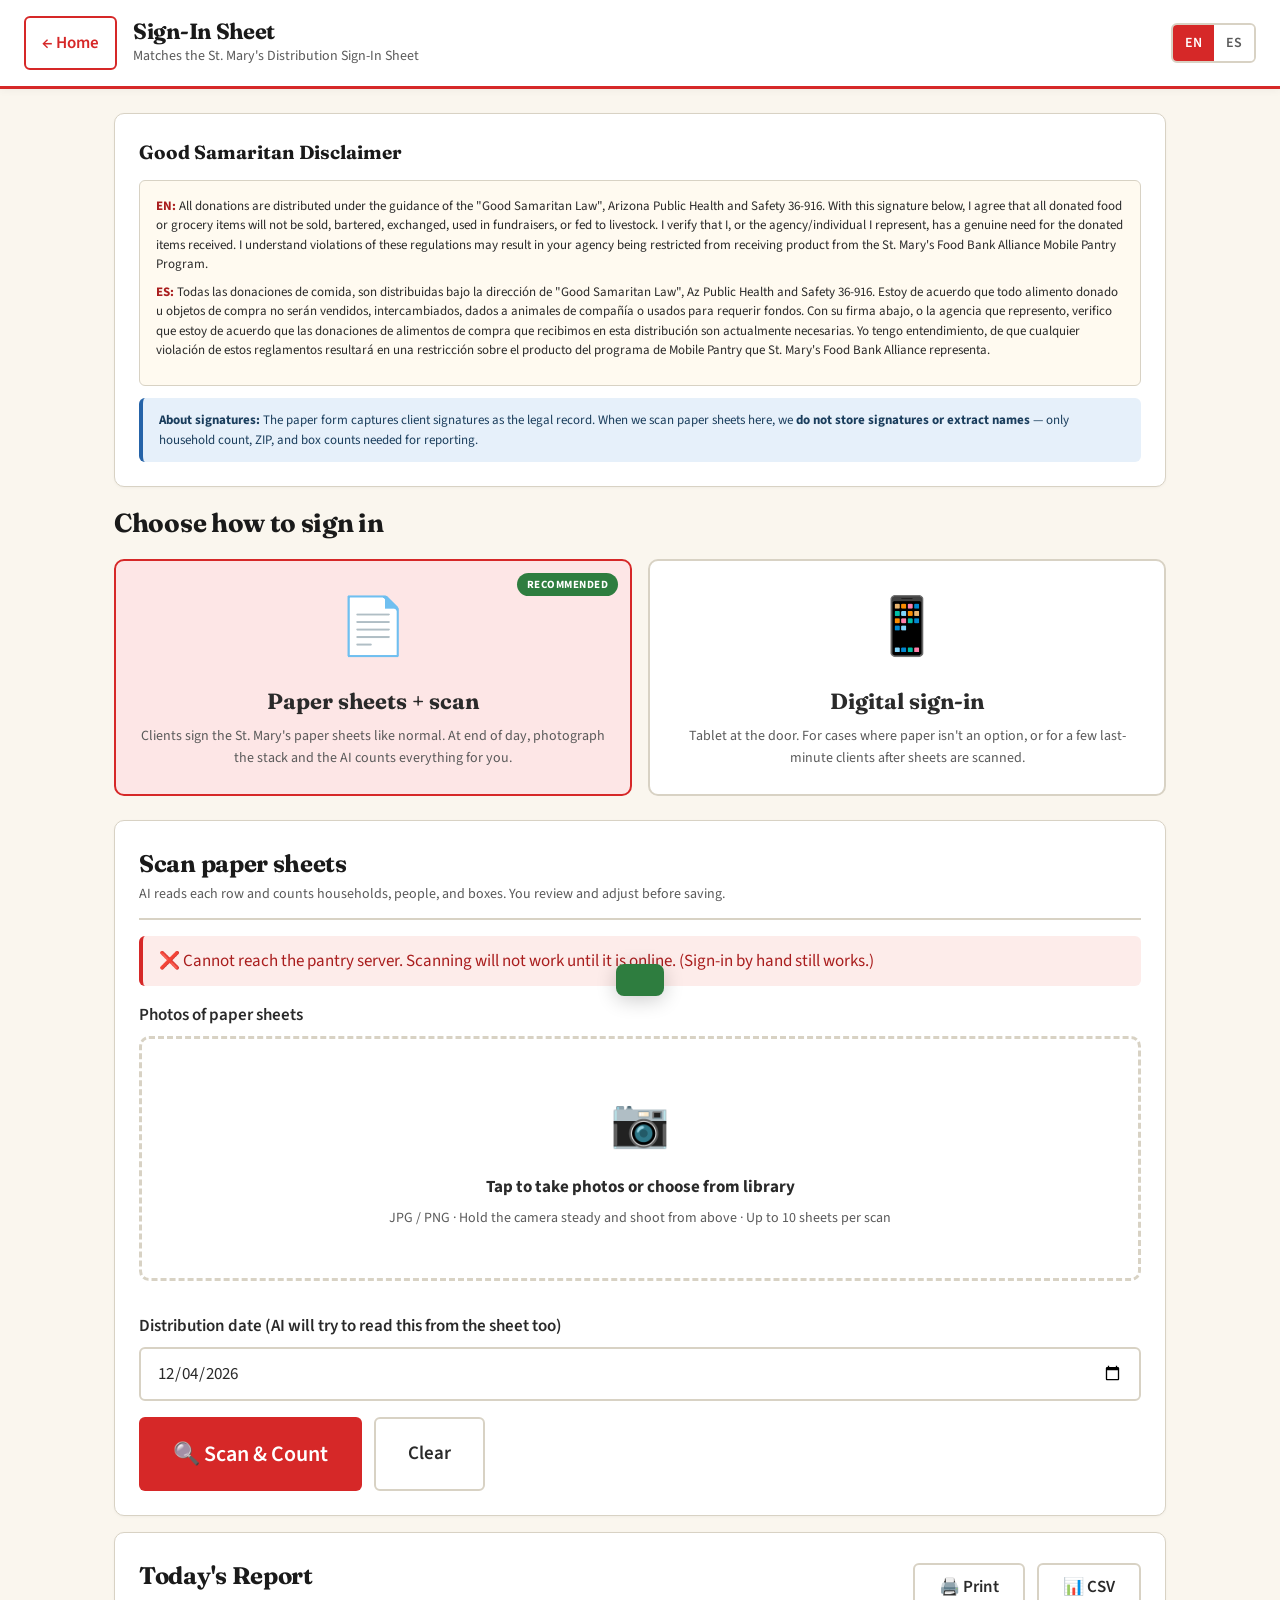
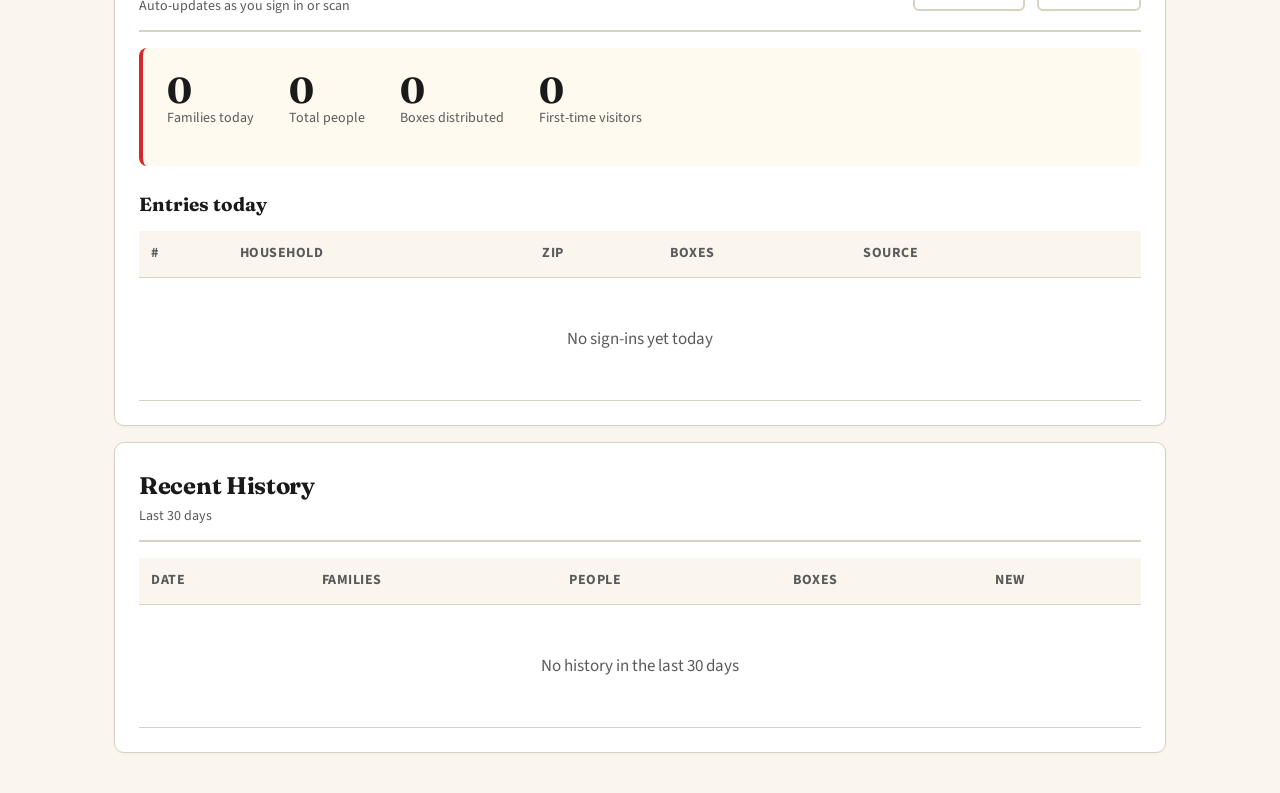
<file: signin.html>
<!DOCTYPE html>
<html lang="en">
<head>
<meta charset="UTF-8" />
<meta name="viewport" content="width=device-width, initial-scale=1.0" />
<title>Sign-In Sheet · Maricopa Pantry</title>
<link rel="preconnect" href="https://fonts.googleapis.com" />
<link rel="preconnect" href="https://fonts.gstatic.com" crossorigin />
<link href="https://fonts.googleapis.com/css2?family=Fraunces:opsz,wght@9..144,400;9..144,600;9..144,700;9..144,800&family=Source+Sans+3:wght@400;500;600;700&display=swap" rel="stylesheet" />
<link rel="stylesheet" href="pantry.css" />
<style>
  .mode-picker { display: grid; grid-template-columns: 1fr 1fr; gap: var(--s4); margin-bottom: var(--s5); }
  @media (max-width: 600px) { .mode-picker { grid-template-columns: 1fr; } }
  .mode-card {
    background: var(--white); border: 2px solid var(--line); border-radius: 10px;
    padding: var(--s5); cursor: pointer; text-align: center; transition: all 0.15s;
    position: relative;
  }
  .mode-card:hover { border-color: var(--red); transform: translateY(-2px); }
  .mode-card.active { border-color: var(--red); background: var(--red-soft); }
  .mode-icon { font-size: 56px; margin-bottom: var(--s3); }
  .mode-title { font-family: 'Fraunces', serif; font-size: 22px; font-weight: 700; margin-bottom: var(--s2); }
  .mode-desc { color: var(--gray); font-size: var(--font-small); }
  .mode-badge {
    position: absolute; top: 12px; right: 12px;
    background: var(--green); color: white; font-size: 11px; font-weight: 700;
    padding: 3px 10px; border-radius: 12px; letter-spacing: 0.5px; text-transform: uppercase;
  }
  .size-grid { display: grid; grid-template-columns: repeat(4, 1fr); gap: var(--s2); margin-top: var(--s2); }
  .size-btn {
    padding: var(--s4); border: 2px solid var(--line); background: var(--white);
    border-radius: 8px; font-size: 22px; font-weight: 700; cursor: pointer;
    min-height: 64px; font-family: inherit; color: var(--ink);
  }
  .size-btn:hover { border-color: var(--red); }
  .size-btn.selected { background: var(--red); color: var(--white); border-color: var(--red); }
  .scan-drop {
    border: 3px dashed var(--line); border-radius: 10px; padding: var(--s7) var(--s4);
    text-align: center; background: var(--white); cursor: pointer;
  }
  .scan-drop:hover { border-color: var(--red); background: var(--cream); }
  .scan-thumbs {
    display: grid; grid-template-columns: repeat(auto-fill, minmax(140px, 1fr));
    gap: var(--s3); margin-top: var(--s4);
  }
  .scan-thumb {
    position: relative; border: 1px solid var(--line); border-radius: 6px;
    overflow: hidden; aspect-ratio: 4 / 3;
  }
  .scan-thumb img { width: 100%; height: 100%; object-fit: cover; }
  .scan-thumb .remove {
    position: absolute; top: 4px; right: 4px;
    background: var(--red); color: white; border: none;
    width: 28px; height: 28px; border-radius: 50%; cursor: pointer; font-size: 16px;
  }
  .scan-thumb .num {
    position: absolute; bottom: 4px; left: 4px;
    background: rgba(0,0,0,0.7); color: white; font-size: 11px;
    padding: 2px 8px; border-radius: 4px;
  }
  .review-row.flagged { background: #fdf4e3; }
  .review-row input[type="number"], .review-row input[type="text"] {
    padding: 6px 8px; min-height: 36px; font-size: 14px;
  }
  .review-row td { padding: 6px 8px; }
  .disclaimer-box {
    background: var(--cream-warm); border: 1px solid var(--line);
    padding: var(--s4); border-radius: 6px; font-size: 13px; line-height: 1.5;
    max-height: 240px; overflow-y: auto;
  }
  .disclaimer-box p { margin-bottom: var(--s2); }
  .disclaimer-box strong { color: var(--red-dark); }
  .report-summary {
    background: var(--cream-warm); border-left: 4px solid var(--red);
    padding: var(--s5); border-radius: 8px; margin-bottom: var(--s4);
  }
  .report-stat { display: inline-block; margin-right: var(--s6); margin-bottom: var(--s3); }
  .report-stat-value {
    font-family: 'Fraunces', serif; font-size: 36px; font-weight: 700;
    color: var(--black); line-height: 1;
  }
  .report-stat-label { font-size: var(--font-small); color: var(--gray); }
</style>
</head>
<body>

<div class="header">
  <a class="header-back" href="index.html">← Home</a>
  <div class="header-titles">
    <div class="header-title">Sign-In Sheet</div>
    <div class="header-sub">Matches the St. Mary's Distribution Sign-In Sheet</div>
  </div>
  <div class="lang-toggle">
    <button class="lang-btn active" data-lang-btn="en" onclick="setLang('en')">EN</button>
    <button class="lang-btn" data-lang-btn="es" onclick="setLang('es')">ES</button>
  </div>
</div>

<div class="container">

  <div class="card">
    <h3 class="subsection-title" style="margin-top: 0;">Good Samaritan Disclaimer</h3>
    <div class="disclaimer-box">
      <p><strong>EN:</strong> All donations are distributed under the guidance of the "Good Samaritan Law", Arizona Public Health and Safety 36-916. With this signature below, I agree that all donated food or grocery items will not be sold, bartered, exchanged, used in fundraisers, or fed to livestock. I verify that I, or the agency/individual I represent, has a genuine need for the donated items received. I understand violations of these regulations may result in your agency being restricted from receiving product from the St. Mary's Food Bank Alliance Mobile Pantry Program.</p>
      <p><strong>ES:</strong> Todas las donaciones de comida, son distribuidas bajo la dirección de "Good Samaritan Law", Az Public Health and Safety 36-916. Estoy de acuerdo que todo alimento donado u objetos de compra no serán vendidos, intercambiados, dados a animales de compañía o usados para requerir fondos. Con su firma abajo, o la agencia que represento, verifico que estoy de acuerdo que las donaciones de alimentos de compra que recibimos en esta distribución son actualmente necesarias. Yo tengo entendimiento, de que cualquier violación de estos reglamentos resultará en una restricción sobre el producto del programa de Mobile Pantry que St. Mary's Food Bank Alliance representa.</p>
    </div>
    <div class="notice notice-info" style="margin-top: var(--s3); margin-bottom: 0; font-size: 13px;">
      <strong>About signatures:</strong> The paper form captures client signatures as the legal record. When we scan paper sheets here, we <strong>do not store signatures or extract names</strong> — only household count, ZIP, and box counts needed for reporting.
    </div>
  </div>

  <h2 class="section-title">Choose how to sign in</h2>
  <div class="mode-picker">
    <div class="mode-card active" id="modePaper" onclick="setMode('paper')">
      <div class="mode-badge">Recommended</div>
      <div class="mode-icon">📄</div>
      <div class="mode-title">Paper sheets + scan</div>
      <div class="mode-desc">Clients sign the St. Mary's paper sheets like normal. At end of day, photograph the stack and the AI counts everything for you.</div>
    </div>
    <div class="mode-card" id="modeDigital" onclick="setMode('digital')">
      <div class="mode-icon">📱</div>
      <div class="mode-title">Digital sign-in</div>
      <div class="mode-desc">Tablet at the door. For cases where paper isn't an option, or for a few last-minute clients after sheets are scanned.</div>
    </div>
  </div>

  <!-- PAPER SCAN -->
  <div id="paperPanel">
    <div class="card">
      <div class="card-header">
        <div>
          <div class="card-title">Scan paper sheets</div>
          <div class="card-subtitle">AI reads each row and counts households, people, and boxes. You review and adjust before saving.</div>
        </div>
      </div>

      <div class="notice notice-info" id="serverStatus" style="display:none;">
        Checking connection to the pantry server…
      </div>

      <label>Photos of paper sheets</label>
      <div class="scan-drop" onclick="document.getElementById('scanInput').click()">
        <div style="font-size: 48px; margin-bottom: var(--s3);">📷</div>
        <strong>Tap to take photos or choose from library</strong>
        <div class="help-text" style="margin-top: var(--s2);">JPG / PNG · Hold the camera steady and shoot from above · Up to 10 sheets per scan</div>
      </div>
      <input type="file" id="scanInput" multiple accept="image/*" capture="environment" style="display:none;" onchange="handleScanFiles(this)" />
      <div class="scan-thumbs" id="scanThumbs"></div>

      <label>Distribution date (AI will try to read this from the sheet too)</label>
      <input type="date" id="scanDate" />

      <div class="btn-row">
        <button class="btn btn-primary btn-jumbo" id="scanBtn" onclick="runScan()">🔍 Scan & Count</button>
        <button class="btn btn-neutral btn-large" onclick="clearScan()">Clear</button>
      </div>

      <div id="scanResult" style="display:none; margin-top: var(--s5);"></div>
    </div>
  </div>

  <!-- DIGITAL FORM -->
  <div id="digitalPanel" style="display:none;">
    <div class="card">
      <div class="card-header">
        <div>
          <div class="card-title">Quick digital sign-in</div>
          <div class="card-subtitle">Three quick questions. No names stored.</div>
        </div>
      </div>

      <label>How many people in your household? (including yourself)</label>
      <div class="size-grid">
        <button class="size-btn" data-size="1" onclick="setSize(this, 1)">1</button>
        <button class="size-btn" data-size="2" onclick="setSize(this, 2)">2</button>
        <button class="size-btn" data-size="3" onclick="setSize(this, 3)">3</button>
        <button class="size-btn" data-size="4" onclick="setSize(this, 4)">4</button>
        <button class="size-btn" data-size="5" onclick="setSize(this, 5)">5</button>
        <button class="size-btn" data-size="6" onclick="setSize(this, 6)">6</button>
        <button class="size-btn" data-size="7" onclick="setSize(this, 7)">7</button>
        <button class="size-btn" data-size="8+" onclick="setSize(this, '8+')">8+</button>
      </div>
      <div class="help-text" id="sizeHelp"></div>

      <label>City / ZIP code</label>
      <input type="text" id="zipCode" placeholder="Maricopa 85138" />
      <div class="help-text">Matches the "City/Zip Code · Codigal Postal" column on the paper sheet.</div>

      <label>Is this your first time at Maricopa Pantry?</label>
      <div class="chip-group">
        <div class="chip" data-first="yes" onclick="setFirst(this, 'yes')">Yes</div>
        <div class="chip" data-first="no" onclick="setFirst(this, 'no')">No</div>
      </div>

      <label>By tapping <strong>"I Agree & Sign In"</strong>, you confirm the Good Samaritan disclaimer above and the household size shown.</label>

      <div class="btn-row">
        <button class="btn btn-primary btn-jumbo" onclick="submitDigital()">✓ I Agree & Sign In</button>
        <button class="btn btn-neutral btn-large" onclick="clearDigital()">Clear</button>
      </div>
    </div>
  </div>

  <!-- TODAY'S REPORT -->
  <div class="card">
    <div class="card-header">
      <div>
        <div class="card-title">Today's Report</div>
        <div class="card-subtitle">Auto-updates as you sign in or scan</div>
      </div>
      <div class="btn-row" style="margin: 0;">
        <button class="btn btn-neutral" onclick="window.print()">🖨️ Print</button>
        <button class="btn btn-neutral" onclick="exportTodayCSV()">📊 CSV</button>
      </div>
    </div>

    <div class="report-summary">
      <div class="report-stat">
        <div class="report-stat-value" id="rep-families">0</div>
        <div class="report-stat-label">Families today</div>
      </div>
      <div class="report-stat">
        <div class="report-stat-value" id="rep-people">0</div>
        <div class="report-stat-label">Total people</div>
      </div>
      <div class="report-stat">
        <div class="report-stat-value" id="rep-boxes">0</div>
        <div class="report-stat-label">Boxes distributed</div>
      </div>
      <div class="report-stat">
        <div class="report-stat-value" id="rep-new">0</div>
        <div class="report-stat-label">First-time visitors</div>
      </div>
    </div>

    <h3 class="subsection-title">Entries today</h3>
    <div class="table-wrap">
      <table>
        <thead>
          <tr><th>#</th><th>Household</th><th>ZIP</th><th>Boxes</th><th>Source</th><th></th></tr>
        </thead>
        <tbody id="todayBody"></tbody>
      </table>
    </div>
  </div>

  <!-- HISTORY -->
  <div class="card">
    <div class="card-header">
      <div>
        <div class="card-title">Recent History</div>
        <div class="card-subtitle">Last 30 days</div>
      </div>
    </div>
    <div class="table-wrap">
      <table>
        <thead><tr><th>Date</th><th>Families</th><th>People</th><th>Boxes</th><th>New</th></tr></thead>
        <tbody id="historyBody"></tbody>
      </table>
    </div>
  </div>

</div>

<div id="toast" class="toast"></div>

<script>
// ============================================================
//  SERVER CONFIG — change this one line if your URL differs.
//  Once your Lightsail proxy forwards /pantry/* over HTTPS,
//  this is the only setting that matters.
// ============================================================
const PANTRY_SERVER = 'https://api.little6llc.com:3001/pantry';

const STORAGE_KEY = 'maricopa_pantry_v1';
function loadData() { try { const r = localStorage.getItem(STORAGE_KEY); return r ? JSON.parse(r) : defaultData(); } catch(e){ return defaultData(); } }
function defaultData() { return { signins: [], inventory: [], distributions: [], maintenance: [], volunteers: [], settings: {language: 'en'} }; }
function saveData(d) { try { localStorage.setItem(STORAGE_KEY, JSON.stringify(d)); } catch(e){ showToast('Save failed', true); } }

// ---- SERVER SYNC FOR SIGN-INS ----
// Pull all sign-ins from the server into the local store
async function pullSignins() {
  try {
    const res = await fetch(PANTRY_SERVER + '/signins');
    if (!res.ok) throw new Error('server');
    const serverData = await res.json();
    const d = loadData();
    d.signins = serverData.signins || [];
    saveData(d);
    return true;
  } catch (e) {
    return false; // stay on local copy
  }
}

// Push new sign-in records to the server; returns array with server-assigned sids
async function pushSignins(records) {
  const res = await fetch(PANTRY_SERVER + '/signins/add', {
    method: 'POST',
    headers: { 'Content-Type': 'application/json' },
    body: JSON.stringify({ records })
  });
  if (!res.ok) throw new Error('Server rejected the sign-in');
  return res.json();
}

async function deleteSigninOnServer(sid) {
  if (!sid) return;
  try {
    await fetch(PANTRY_SERVER + '/signins/delete', {
      method: 'POST',
      headers: { 'Content-Type': 'application/json' },
      body: JSON.stringify({ sid })
    });
  } catch (e) { /* ignore; local already updated */ }
}
function showToast(msg, isErr) {
  const t = document.getElementById('toast'); t.textContent = msg;
  t.className = 'toast show' + (isErr ? ' error' : '');
  setTimeout(() => t.className = 'toast', 2500);
}

let currentLang = 'en';
function setLang(lang) {
  currentLang = lang;
  document.querySelectorAll('[data-lang-btn]').forEach(b => b.classList.toggle('active', b.dataset.langBtn === lang));
  const d = loadData(); d.settings = d.settings || {}; d.settings.language = lang; saveData(d);
}

function setMode(mode) {
  document.getElementById('modePaper').classList.toggle('active', mode === 'paper');
  document.getElementById('modeDigital').classList.toggle('active', mode === 'digital');
  document.getElementById('paperPanel').style.display = mode === 'paper' ? '' : 'none';
  document.getElementById('digitalPanel').style.display = mode === 'digital' ? '' : 'none';
}

let formState = { size: null, first: null, zip: '' };
function setSize(btn, n) {
  document.querySelectorAll('.size-btn').forEach(b => b.classList.remove('selected'));
  btn.classList.add('selected');
  formState.size = n;
  document.getElementById('sizeHelp').textContent = 'Boxes: ' + boxesForHousehold(n);
}
function boxesForHousehold(n) {
  if (n === '8+') return 2;     // 8+ falls into the 6-10 band
  const num = parseInt(n);
  if (num <= 5) return 1;
  if (num <= 10) return 2;
  return 3;
}
function setFirst(chip, v) {
  document.querySelectorAll('[data-first]').forEach(c => c.classList.remove('active'));
  chip.classList.add('active');
  formState.first = v;
}
async function submitDigital() {
  if (formState.size == null) { showToast('Please select household size', true); return; }
  const now = new Date();
  const record = {
    date: now.toISOString().slice(0, 10),
    time: now.toLocaleTimeString('en-US', {hour: '2-digit', minute: '2-digit'}),
    timestamp: now.toISOString(),
    householdSize: formState.size,
    zip: document.getElementById('zipCode').value.trim() || '',
    isNew: formState.first === 'yes',
    language: currentLang,
    mode: 'digital',
    boxesGiven: boxesForHousehold(formState.size)
  };

  // Try server first so it gets a server id; fall back to local-only
  try {
    await pushSignins([record]);
    await pullSignins();  // refresh local copy with server ids
    showToast(currentLang === 'es' ? '¡Gracias! Registrado.' : 'Thank you — signed in.');
  } catch (e) {
    const data = loadData();
    data.signins.push(record);
    saveData(data);
    showToast((currentLang === 'es' ? 'Guardado en este dispositivo' : 'Saved on this device') + ' (offline)', true);
  }

  clearDigital();
  renderTodayReport();
  renderHistory();
}
function clearDigital() {
  formState = { size: null, first: null, zip: '' };
  document.querySelectorAll('.size-btn').forEach(b => b.classList.remove('selected'));
  document.querySelectorAll('.chip').forEach(c => c.classList.remove('active'));
  document.getElementById('zipCode').value = '';
  document.getElementById('sizeHelp').textContent = '';
}

let scanFiles = [];
function handleScanFiles(input) {
  Array.from(input.files).forEach(f => {
    if (f.size > 10 * 1024 * 1024) { showToast('File too large (max 10MB)', true); return; }
    if (scanFiles.length >= 10) { showToast('Max 10 sheets per scan', true); return; }
    scanFiles.push(f);
  });
  renderScanThumbs();
  input.value = '';
}
function renderScanThumbs() {
  const div = document.getElementById('scanThumbs');
  div.innerHTML = '';
  scanFiles.forEach((f, i) => {
    const wrap = document.createElement('div');
    wrap.className = 'scan-thumb';
    const img = document.createElement('img');
    const reader = new FileReader();
    reader.onload = e => img.src = e.target.result;
    reader.readAsDataURL(f);
    const btn = document.createElement('button');
    btn.className = 'remove'; btn.textContent = '×';
    btn.onclick = () => { scanFiles.splice(i, 1); renderScanThumbs(); };
    const num = document.createElement('div');
    num.className = 'num'; num.textContent = 'Sheet ' + (i + 1);
    wrap.appendChild(img); wrap.appendChild(btn); wrap.appendChild(num);
    div.appendChild(wrap);
  });
}
function clearScan() {
  scanFiles = [];
  renderScanThumbs();
  document.getElementById('scanResult').style.display = 'none';
  scanReviewData = null;
}

async function fileToBase64(file) {
  return new Promise((resolve, reject) => {
    const r = new FileReader();
    r.onload = e => resolve(e.target.result.split(',')[1]);
    r.onerror = reject;
    r.readAsDataURL(file);
  });
}

async function runScan() {
  if (scanFiles.length === 0) { showToast('Add photos first', true); return; }

  const btn = document.getElementById('scanBtn');
  btn.disabled = true;
  btn.innerHTML = '<span class="spinner"></span> Reading sheets...';
  const result = document.getElementById('scanResult');
  result.style.display = 'block';
  result.innerHTML = '<div class="notice notice-info">Reading sheets — this can take 15-30 seconds per page. Please wait...</div>';

  try {
    const images = await Promise.all(scanFiles.map(async f => ({
      media_type: f.type,
      data: await fileToBase64(f)
    })));

    const response = await fetch(PANTRY_SERVER + '/scan', {
      method: 'POST',
      headers: { 'Content-Type': 'application/json' },
      body: JSON.stringify({ images: images })
    });

    const parsed = await response.json();
    if (parsed.error) throw new Error(parsed.error);
    renderScanResult(parsed);
  } catch (err) {
    result.innerHTML = '<div class="notice notice-error">❌ Scan failed: ' + (err.message || 'Unknown error') + '<br><br>If this mentions "Failed to fetch" or connection, the pantry server may be down or the address is wrong. Check with your admin.</div>';
  } finally {
    btn.disabled = false;
    btn.innerHTML = '🔍 Scan & Count';
  }
}

// Check server health on load and show status
async function checkServer() {
  const el = document.getElementById('serverStatus');
  if (!el) return;
  try {
    const res = await fetch(PANTRY_SERVER + '/health');
    const data = await res.json();
    if (data.status === 'ok' && data.keyConfigured) {
      el.style.display = 'none';
    } else if (data.status === 'ok' && !data.keyConfigured) {
      el.className = 'notice notice-warn';
      el.style.display = '';
      el.innerHTML = '⚠️ Server is running but the API key is not set. Tell your admin to set PANTRY_ANTHROPIC_KEY.';
    } else {
      throw new Error('unexpected');
    }
  } catch (e) {
    el.className = 'notice notice-error';
    el.style.display = '';
    el.innerHTML = '❌ Cannot reach the pantry server. Scanning will not work until it is online. (Sign-in by hand still works.)';
  }
}

let scanReviewData = null;
function renderScanResult(parsed) {
  scanReviewData = parsed;
  const fallbackDate = document.getElementById('scanDate').value || new Date().toISOString().slice(0,10);
  const result = document.getElementById('scanResult');

  let html = '<div class="report-summary">';
  html += '<h3 class="subsection-title" style="margin-top:0;">Scan Result — Review and Adjust</h3>';
  html += '<div class="report-stat"><div class="report-stat-value">' + parsed.summary.total_households + '</div><div class="report-stat-label">Households</div></div>';
  html += '<div class="report-stat"><div class="report-stat-value">' + parsed.summary.total_people + '</div><div class="report-stat-label">People</div></div>';
  html += '<div class="report-stat"><div class="report-stat-value">' + parsed.summary.total_boxes + '</div><div class="report-stat-label">Boxes</div></div>';
  const confColor = parsed.summary.overall_confidence === 'high' ? 'var(--green)' : parsed.summary.overall_confidence === 'medium' ? 'var(--amber)' : 'var(--red)';
  html += '<div class="report-stat"><div class="report-stat-value" style="font-size:20px; color:' + confColor + '; text-transform:uppercase;">' + parsed.summary.overall_confidence + '</div><div class="report-stat-label">Confidence</div></div>';
  if (parsed.summary.warnings) html += '<div class="notice notice-warn" style="margin-top:var(--s4);">⚠️ ' + escapeHtml(parsed.summary.warnings) + '</div>';
  html += '</div>';

  parsed.sheets.forEach((sheet, sIdx) => {
    const sheetDate = sheet.date_on_sheet || fallbackDate;
    html += '<div class="card" style="margin-top:var(--s4);"><div class="card-header" style="margin-bottom:var(--s2);">';
    html += '<div><strong>Sheet ' + (sIdx + 1) + '</strong> · Date: <input type="date" id="sheet-date-' + sIdx + '" value="' + escapeHtml(sheetDate) + '" style="display:inline-block; width:auto; padding:6px;" /></div>';
    html += '<div>' + sheet.households_on_sheet + ' households · ' + sheet.people_on_sheet + ' people · ' + sheet.boxes_on_sheet + ' boxes</div>';
    html += '</div>';
    if (sheet.warnings) html += '<div class="notice notice-warn" style="font-size:13px;">' + escapeHtml(sheet.warnings) + '</div>';

    html += '<div class="table-wrap"><table>';
    html += '<thead><tr><th>Row</th><th>ZIP/City</th><th>Persons</th><th>Boxes</th><th>AI Confidence</th><th></th></tr></thead><tbody>';
    sheet.rows.forEach((row, rIdx) => {
      const flagged = row.confidence === 'low';
      const conf = row.confidence || 'manual';
      const badgeClass = conf === 'high' ? 'badge-green' : conf === 'medium' ? 'badge-amber' : conf === 'low' ? 'badge-red' : 'badge-gray';
      const badge = '<span class="badge ' + badgeClass + '">' + conf + '</span>';
      html += '<tr class="review-row' + (flagged ? ' flagged' : '') + '">';
      html += '<td>' + (row.row || '—') + '</td>';
      html += '<td><input type="text" value="' + escapeHtml(row.zip || '') + '" onchange="updateRow(' + sIdx + ',' + rIdx + ',\'zip\',this.value)" /></td>';
      html += '<td><input type="number" min="0" max="20" value="' + (row.persons || '') + '" onchange="updateRow(' + sIdx + ',' + rIdx + ',\'persons\',this.value)" style="width:70px;" /></td>';
      html += '<td><input type="number" min="0" max="10" value="' + (row.boxes || '') + '" onchange="updateRow(' + sIdx + ',' + rIdx + ',\'boxes\',this.value)" style="width:60px;" /></td>';
      html += '<td>' + badge + '</td>';
      html += '<td><button class="btn btn-neutral" style="padding:6px 10px; min-height:36px;" onclick="deleteRow(' + sIdx + ',' + rIdx + ')">✕</button></td>';
      html += '</tr>';
    });
    html += '</tbody></table></div>';
    html += '<div class="btn-row" style="margin-top:var(--s3);"><button class="btn btn-neutral" onclick="addBlankRow(' + sIdx + ')">+ Add row</button></div>';
    html += '</div>';
  });

  html += '<div class="btn-row" style="margin-top:var(--s5);">';
  html += '<button class="btn btn-primary btn-jumbo" onclick="acceptScanResult()">✓ Save All to Report</button>';
  html += '<button class="btn btn-neutral btn-large" onclick="clearScan()">Discard & Rescan</button>';
  html += '</div>';

  result.innerHTML = html;
}

function updateRow(sIdx, rIdx, field, value) {
  if (!scanReviewData) return;
  const row = scanReviewData.sheets[sIdx].rows[rIdx];
  if (field === 'persons' || field === 'boxes') row[field] = parseInt(value) || 0;
  else row[field] = value;
}
function deleteRow(sIdx, rIdx) {
  if (!scanReviewData) return;
  scanReviewData.sheets[sIdx].rows.splice(rIdx, 1);
  renderScanResult(scanReviewData);
}
function addBlankRow(sIdx) {
  if (!scanReviewData) return;
  scanReviewData.sheets[sIdx].rows.push({row: scanReviewData.sheets[sIdx].rows.length + 1, zip: '', persons: 0, boxes: 0, confidence: 'manual'});
  renderScanResult(scanReviewData);
}

async function acceptScanResult() {
  if (!scanReviewData) return;
  const records = [];
  scanReviewData.sheets.forEach((sheet, sIdx) => {
    const dateEl = document.getElementById('sheet-date-' + sIdx);
    const date = (dateEl && dateEl.value) || document.getElementById('scanDate').value || new Date().toISOString().slice(0,10);
    sheet.rows.forEach(row => {
      if (!row.persons || row.persons < 1) return;
      records.push({
        date: date,
        time: '',
        timestamp: new Date(date + 'T12:00:00').toISOString(),
        householdSize: row.persons,
        zip: row.zip || '',
        isNew: false,
        language: '',
        mode: 'paper-scan',
        boxesGiven: row.boxes || 0,
        confidence: row.confidence || 'manual'
      });
    });
  });

  if (records.length === 0) { showToast('No rows to save', true); return; }

  try {
    await pushSignins(records);
    await pullSignins();
    showToast('Saved ' + records.length + ' rows to the server');
  } catch (e) {
    const data = loadData();
    records.forEach(r => data.signins.push(r));
    saveData(data);
    showToast('Saved ' + records.length + ' rows on this device (offline)', true);
  }

  scanReviewData = null;
  clearScan();
  renderTodayReport();
  renderHistory();
}

function renderTodayReport() {
  const data = loadData();
  const today = new Date().toISOString().slice(0, 10);
  const todays = data.signins.filter(s => s.date === today);
  const totalPeople = todays.reduce((s, x) => s + (parseInt(x.householdSize) || 0), 0);
  const totalBoxes = todays.reduce((s, x) => s + (parseInt(x.boxesGiven) || 0), 0);
  const newCount = todays.filter(s => s.isNew).length;

  document.getElementById('rep-families').textContent = todays.length;
  document.getElementById('rep-people').textContent = totalPeople;
  document.getElementById('rep-boxes').textContent = totalBoxes;
  document.getElementById('rep-new').textContent = newCount;

  const tbody = document.getElementById('todayBody');
  if (todays.length === 0) {
    tbody.innerHTML = '<tr><td colspan="6" class="empty">No sign-ins yet today</td></tr>';
    return;
  }
  tbody.innerHTML = todays.slice().reverse().map((s, displayIdx) => {
    const sourceBadge = s.mode === 'paper-scan' ? '<span class="badge badge-blue">📄 scanned</span>' : '<span class="badge badge-green">📱 digital</span>';
    const delRef = s.sid ? "'" + s.sid + "'" : 'null';
    return `<tr>
      <td class="muted">${todays.length - displayIdx}</td>
      <td><strong>${s.householdSize}</strong></td>
      <td>${s.zip || '—'}</td>
      <td>${s.boxesGiven || 0}</td>
      <td>${sourceBadge}${s.isNew ? ' <span class="badge badge-green">new</span>' : ''}</td>
      <td><button class="btn btn-neutral" style="padding: 6px 10px; min-height: 36px;" onclick="deleteSignin(${delRef})">✕</button></td>
    </tr>`;
  }).join('');
}

async function deleteSignin(sid) {
  if (!confirm('Remove this sign-in?')) return;
  if (sid) {
    await deleteSigninOnServer(sid);
    await pullSignins();
  } else {
    // legacy local-only record without a server id
    const data = loadData();
    // can't match by sid; remove the most recent today match as best-effort
    showToast('Removed locally', true);
    saveData(data);
  }
  renderTodayReport();
  renderHistory();
}

function renderHistory() {
  const data = loadData();
  const today = new Date();
  const thirtyAgo = new Date(today); thirtyAgo.setDate(thirtyAgo.getDate() - 30);
  const todayStr = today.toISOString().slice(0,10);

  const byDate = {};
  data.signins.forEach(s => {
    if (new Date(s.date) < thirtyAgo) return;
    if (s.date === todayStr) return;
    if (!byDate[s.date]) byDate[s.date] = { families: 0, people: 0, boxes: 0, news: 0 };
    byDate[s.date].families++;
    byDate[s.date].people += parseInt(s.householdSize) || 0;
    byDate[s.date].boxes += parseInt(s.boxesGiven) || 0;
    if (s.isNew) byDate[s.date].news++;
  });

  const dates = Object.keys(byDate).sort().reverse();
  const tbody = document.getElementById('historyBody');
  if (dates.length === 0) {
    tbody.innerHTML = '<tr><td colspan="5" class="empty">No history in the last 30 days</td></tr>';
    return;
  }
  tbody.innerHTML = dates.map(d => {
    const r = byDate[d];
    return `<tr>
      <td>${new Date(d + 'T12:00:00').toLocaleDateString('en-US', {weekday: 'short', month: 'short', day: 'numeric'})}</td>
      <td>${r.families}</td><td>${r.people}</td><td>${r.boxes}</td><td>${r.news}</td>
    </tr>`;
  }).join('');
}

function exportTodayCSV() {
  const data = loadData();
  const today = new Date().toISOString().slice(0, 10);
  const todays = data.signins.filter(s => s.date === today);
  let csv = 'Date,Household Size,ZIP,First Visit,Mode,Boxes Given,Confidence\n';
  todays.forEach(s => {
    csv += `${s.date},${s.householdSize},"${s.zip}",${s.isNew ? 'Yes' : 'No'},"${s.mode}",${s.boxesGiven || 0},"${s.confidence || ''}"\n`;
  });
  const blob = new Blob([csv], {type: 'text/csv'});
  const url = URL.createObjectURL(blob);
  const a = document.createElement('a');
  a.href = url;
  a.download = 'signin_' + today + '.csv';
  a.click();
  URL.revokeObjectURL(url);
}

function escapeHtml(s) {
  return String(s == null ? '' : s).replace(/[&<>"']/g, c => ({'&':'&amp;','<':'&lt;','>':'&gt;','"':'&quot;',"'":'&#39;'}[c]));
}

const initData = loadData();
if (initData.settings && initData.settings.language) setLang(initData.settings.language);
document.getElementById('scanDate').valueAsDate = new Date();
renderTodayReport();
renderHistory();
checkServer();

// Pull the shared sign-in list from the server, then refresh the views
pullSignins().then(() => {
  renderTodayReport();
  renderHistory();
});
</script>

</body>
</html>
</file>
<file: pantry.css>
/* ============================================================
   MARICOPA PANTRY — SHARED STYLES
   Optimized for: 70+ readable, point-and-click, mobile-first
   Brand: warm cream + Pantry red accent + black ink
   ============================================================ */

:root {
  --red: #d62828;          /* Pantry red — from logo */
  --red-dark: #a91d1d;
  --red-soft: #fde6e6;
  --black: #1a1a1a;        /* near-black, easier on eyes than pure black */
  --ink: #2a2a2a;
  --gray: #5a5a5a;         /* WCAG AA on white */
  --gray-light: #8a8a8a;
  --line: #d8d2c4;
  --cream: #faf6ee;
  --cream-warm: #fffaf0;
  --white: #ffffff;
  --green: #2e7d3f;
  --green-soft: #e8f1ea;
  --amber: #c47a17;
  --amber-soft: #fdf4e3;
  --blue: #2563a8;
  --blue-soft: #e6f0fa;

  /* spacing scale */
  --s1: 4px; --s2: 8px; --s3: 12px; --s4: 16px;
  --s5: 24px; --s6: 32px; --s7: 48px; --s8: 64px;

  /* sizes — bumped for 70+ readability */
  --font-body: 17px;
  --font-small: 14px;
  --font-large: 20px;
  --tap-min: 48px;          /* Apple HIG minimum is 44, we use 48 */
}

* { box-sizing: border-box; margin: 0; padding: 0; }

html { -webkit-text-size-adjust: 100%; }

body {
  font-family: 'Source Sans 3', -apple-system, BlinkMacSystemFont, system-ui, sans-serif;
  font-size: var(--font-body);
  line-height: 1.55;
  color: var(--ink);
  background: var(--cream);
  min-height: 100vh;
}

/* ===== HEADER ===== */
.header {
  background: var(--white);
  border-bottom: 3px solid var(--red);
  padding: var(--s4) var(--s5);
  display: flex;
  align-items: center;
  gap: var(--s4);
  position: sticky;
  top: 0;
  z-index: 100;
  box-shadow: 0 2px 8px rgba(0,0,0,0.04);
}
.header-logo { height: 52px; }
.header-titles { flex: 1; min-width: 0; }
.header-title {
  font-family: 'Fraunces', Georgia, serif;
  font-weight: 700;
  font-size: 22px;
  color: var(--black);
  line-height: 1.15;
  letter-spacing: -0.3px;
}
.header-sub { font-size: var(--font-small); color: var(--gray); margin-top: 2px; }
.header-back {
  display: inline-flex;
  align-items: center;
  gap: var(--s2);
  padding: var(--s3) var(--s4);
  font-family: 'Source Sans 3', sans-serif;
  font-weight: 600;
  font-size: var(--font-body);
  color: var(--red);
  text-decoration: none;
  border: 2px solid var(--red);
  border-radius: 6px;
  background: var(--white);
  min-height: var(--tap-min);
  white-space: nowrap;
}
.header-back:hover { background: var(--red-soft); }

/* Spanish/English toggle */
.lang-toggle {
  display: inline-flex;
  border: 2px solid var(--line);
  border-radius: 6px;
  overflow: hidden;
}
.lang-btn {
  padding: var(--s2) var(--s3);
  background: var(--white);
  border: none;
  font-size: var(--font-small);
  font-weight: 600;
  color: var(--gray);
  cursor: pointer;
  min-height: 36px;
  font-family: inherit;
}
.lang-btn.active { background: var(--red); color: var(--white); }

/* ===== CONTAINER ===== */
.container {
  max-width: 1100px;
  margin: 0 auto;
  padding: var(--s5) var(--s5);
}
@media (max-width: 600px) {
  .container { padding: var(--s4) var(--s4); }
  .header { padding: var(--s3) var(--s4); }
  .header-title { font-size: 18px; }
  .header-logo { height: 44px; }
}

/* ===== CARDS ===== */
.card {
  background: var(--white);
  border: 1px solid var(--line);
  border-radius: 10px;
  padding: var(--s5) var(--s5);
  margin-bottom: var(--s4);
  box-shadow: 0 1px 3px rgba(0,0,0,0.04);
}
.card-header {
  display: flex;
  align-items: center;
  justify-content: space-between;
  flex-wrap: wrap;
  gap: var(--s3);
  margin-bottom: var(--s4);
  padding-bottom: var(--s3);
  border-bottom: 2px solid var(--line);
}
.card-title {
  font-family: 'Fraunces', Georgia, serif;
  font-size: 24px;
  font-weight: 700;
  color: var(--black);
  letter-spacing: -0.3px;
}
.card-subtitle {
  font-size: var(--font-small);
  color: var(--gray);
  margin-top: 2px;
}

/* ===== FORM ELEMENTS ===== */
label {
  display: block;
  font-weight: 600;
  font-size: var(--font-body);
  color: var(--ink);
  margin: var(--s4) 0 var(--s2);
}
label .required { color: var(--red); }

input[type="text"], input[type="number"], input[type="date"],
input[type="email"], input[type="tel"], input[type="password"],
input[type="url"], input[type="search"], select, textarea {
  width: 100%;
  padding: var(--s3) var(--s4);
  border: 2px solid var(--line);
  border-radius: 6px;
  font-family: inherit;
  font-size: var(--font-body);
  background: var(--white);
  color: var(--ink);
  min-height: var(--tap-min);
}
input:focus, select:focus, textarea:focus {
  outline: none;
  border-color: var(--red);
  box-shadow: 0 0 0 3px var(--red-soft);
}
textarea { min-height: 100px; resize: vertical; }

/* helper text below input */
.help-text { font-size: var(--font-small); color: var(--gray); margin-top: var(--s1); }

/* ===== BUTTONS — big, obvious, forgiving ===== */
.btn {
  display: inline-flex;
  align-items: center;
  justify-content: center;
  gap: var(--s2);
  padding: var(--s3) var(--s5);
  border: 2px solid transparent;
  border-radius: 6px;
  font-family: inherit;
  font-size: var(--font-body);
  font-weight: 600;
  cursor: pointer;
  min-height: var(--tap-min);
  text-decoration: none;
  transition: transform 0.05s, background 0.15s, box-shadow 0.15s;
  line-height: 1;
}
.btn:active { transform: translateY(1px); }
.btn:disabled { opacity: 0.5; cursor: not-allowed; }

.btn-primary { background: var(--red); color: var(--white); }
.btn-primary:hover:not(:disabled) { background: var(--red-dark); }

.btn-secondary { background: var(--white); color: var(--red); border-color: var(--red); }
.btn-secondary:hover:not(:disabled) { background: var(--red-soft); }

.btn-neutral { background: var(--white); color: var(--ink); border-color: var(--line); }
.btn-neutral:hover:not(:disabled) { background: var(--cream); }

.btn-success { background: var(--green); color: var(--white); }
.btn-danger { background: #c0392b; color: var(--white); }

.btn-large { padding: var(--s4) var(--s6); font-size: 19px; min-height: 56px; }
.btn-jumbo { padding: var(--s5) var(--s6); font-size: 22px; min-height: 72px; }

.btn-row { display: flex; gap: var(--s3); flex-wrap: wrap; margin-top: var(--s4); }

/* ===== GRID ROWS ===== */
.row { display: grid; grid-template-columns: 1fr 1fr; gap: var(--s4); }
.row-3 { display: grid; grid-template-columns: 1fr 1fr 1fr; gap: var(--s4); }
@media (max-width: 600px) {
  .row, .row-3 { grid-template-columns: 1fr; gap: var(--s3); }
}

/* ===== HOME PAGE TILES ===== */
.tile-grid {
  display: grid;
  grid-template-columns: repeat(auto-fill, minmax(280px, 1fr));
  gap: var(--s4);
  margin-top: var(--s5);
}
.tile {
  background: var(--white);
  border: 1px solid var(--line);
  border-top: 4px solid var(--red);
  border-radius: 10px;
  padding: var(--s5);
  text-decoration: none;
  color: var(--ink);
  transition: transform 0.1s, box-shadow 0.15s;
  display: flex;
  flex-direction: column;
  gap: var(--s2);
  min-height: 160px;
}
.tile:hover {
  transform: translateY(-2px);
  box-shadow: 0 6px 16px rgba(0,0,0,0.08);
}
.tile-icon { font-size: 42px; line-height: 1; }
.tile-title {
  font-family: 'Fraunces', Georgia, serif;
  font-size: 22px;
  font-weight: 700;
  color: var(--black);
  margin-top: var(--s2);
  letter-spacing: -0.2px;
}
.tile-desc { font-size: var(--font-small); color: var(--gray); line-height: 1.4; }

/* ===== STATS / DASHBOARD ===== */
.stat-grid {
  display: grid;
  grid-template-columns: repeat(auto-fit, minmax(160px, 1fr));
  gap: var(--s3);
  margin-bottom: var(--s5);
}
.stat {
  background: var(--white);
  border: 1px solid var(--line);
  border-left: 4px solid var(--red);
  border-radius: 8px;
  padding: var(--s4);
}
.stat-value {
  font-family: 'Fraunces', serif;
  font-size: 32px;
  font-weight: 700;
  color: var(--black);
  line-height: 1.1;
}
.stat-label {
  font-size: var(--font-small);
  color: var(--gray);
  margin-top: var(--s1);
  font-weight: 600;
}
.stat.ok { border-left-color: var(--green); }
.stat.warn { border-left-color: var(--amber); }
.stat.alert { border-left-color: var(--red); }

/* ===== TABLES ===== */
.table-wrap { overflow-x: auto; -webkit-overflow-scrolling: touch; }
table { width: 100%; border-collapse: collapse; font-size: var(--font-body); }
th, td { text-align: left; padding: var(--s3) var(--s3); border-bottom: 1px solid var(--line); vertical-align: middle; }
th {
  font-weight: 700;
  background: var(--cream);
  font-size: var(--font-small);
  text-transform: uppercase;
  letter-spacing: 0.5px;
  color: var(--gray);
}
tr.row-alert { background: #fdecea; }
tr.row-warn { background: #fdf4e3; }
tr.row-ok { background: var(--green-soft); }

/* ===== BADGES ===== */
.badge {
  display: inline-block;
  padding: 3px 10px;
  border-radius: 4px;
  font-size: 13px;
  font-weight: 600;
  letter-spacing: 0.3px;
}
.badge-red { background: var(--red-soft); color: var(--red-dark); }
.badge-amber { background: var(--amber-soft); color: var(--amber); }
.badge-green { background: var(--green-soft); color: var(--green); }
.badge-blue { background: var(--blue-soft); color: var(--blue); }
.badge-gray { background: #ececea; color: var(--gray); }

/* ===== NOTIFICATIONS ===== */
.notice {
  padding: var(--s3) var(--s4);
  border-radius: 6px;
  margin-bottom: var(--s4);
  font-size: var(--font-body);
  border-left: 4px solid;
}
.notice-info { background: var(--blue-soft); border-color: var(--blue); color: #1a3d5c; }
.notice-success { background: var(--green-soft); border-color: var(--green); color: #1f4e2c; }
.notice-warn { background: var(--amber-soft); border-color: var(--amber); color: #6b3a07; }
.notice-error { background: #fdecea; border-color: var(--red); color: var(--red-dark); }

/* ===== TOAST (for save confirmations) ===== */
.toast {
  position: fixed;
  bottom: var(--s5);
  left: 50%;
  transform: translateX(-50%) translateY(120px);
  background: var(--green);
  color: var(--white);
  padding: var(--s4) var(--s5);
  border-radius: 8px;
  font-weight: 600;
  font-size: var(--font-body);
  box-shadow: 0 4px 20px rgba(0,0,0,0.2);
  z-index: 1000;
  transition: transform 0.3s;
}
.toast.show { transform: translateX(-50%) translateY(0); }
.toast.error { background: var(--red); }

/* ===== TAP-FRIENDLY CHIPS / CHECKBOXES ===== */
.chip-group { display: flex; gap: var(--s2); flex-wrap: wrap; margin-top: var(--s2); }
.chip {
  display: inline-flex;
  align-items: center;
  gap: var(--s2);
  padding: var(--s3) var(--s4);
  border: 2px solid var(--line);
  border-radius: 24px;
  background: var(--white);
  font-size: var(--font-body);
  cursor: pointer;
  min-height: var(--tap-min);
  user-select: none;
}
.chip:hover { border-color: var(--red); }
.chip.active { background: var(--red); color: var(--white); border-color: var(--red); }

/* ===== SECTION HEADINGS ===== */
h2.section-title {
  font-family: 'Fraunces', Georgia, serif;
  font-size: 26px;
  font-weight: 700;
  color: var(--black);
  margin-bottom: var(--s4);
  letter-spacing: -0.3px;
}
h3.subsection-title {
  font-family: 'Fraunces', Georgia, serif;
  font-size: 19px;
  font-weight: 700;
  color: var(--black);
  margin: var(--s5) 0 var(--s3);
}

/* ===== FOOTER ===== */
.footer {
  text-align: center;
  padding: var(--s5) var(--s4);
  color: var(--gray);
  font-size: var(--font-small);
}

/* ===== UTILITIES ===== */
.text-center { text-align: center; }
.text-right { text-align: right; }
.muted { color: var(--gray); }
.empty {
  text-align: center;
  padding: var(--s7) var(--s4);
  color: var(--gray);
}
.empty-icon { font-size: 48px; margin-bottom: var(--s3); }
.spinner {
  display: inline-block;
  width: 18px; height: 18px;
  border: 3px solid currentColor;
  border-top-color: transparent;
  border-radius: 50%;
  animation: spin 0.7s linear infinite;
  vertical-align: middle;
}
@keyframes spin { to { transform: rotate(360deg); } }

/* Print styles for reports */
@media print {
  .header, .header-back, .btn-row, .lang-toggle { display: none !important; }
  body { background: white; }
  .card { box-shadow: none; border: 1px solid #ccc; break-inside: avoid; }
}
</file>
